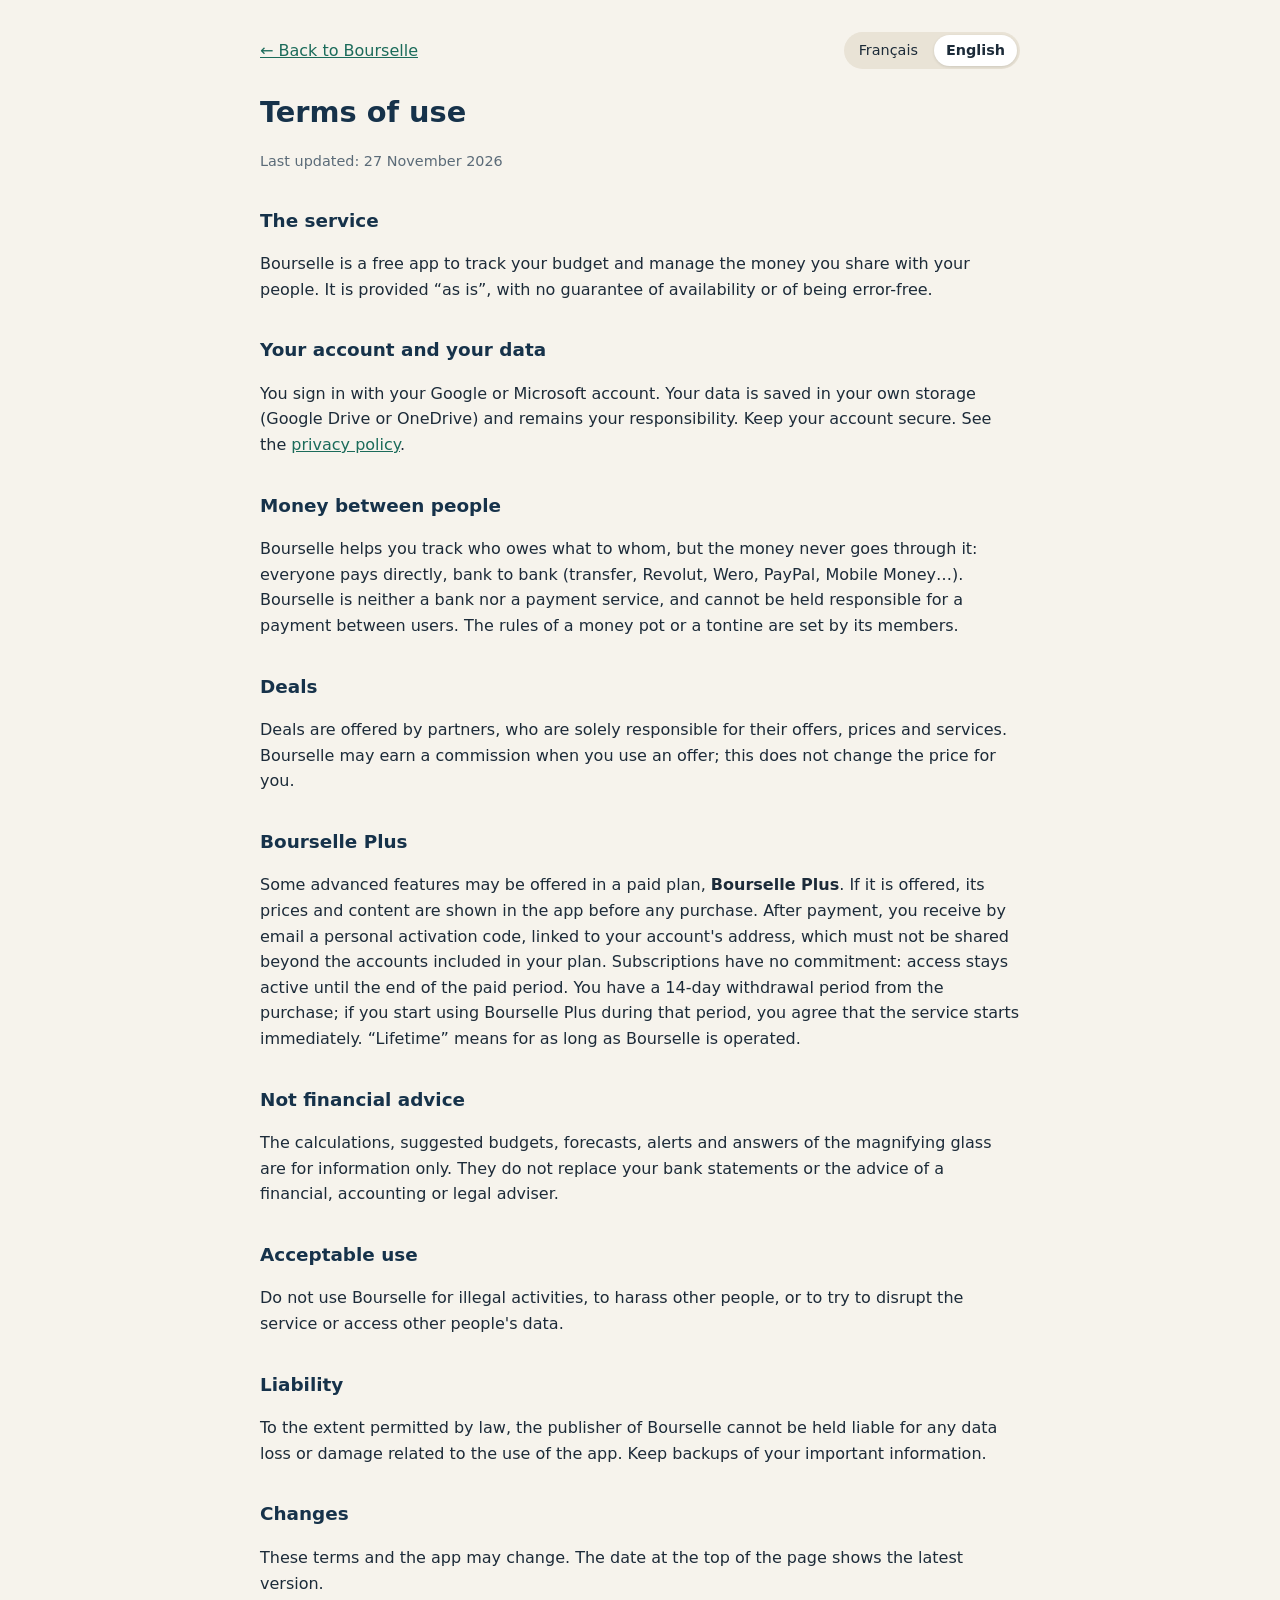
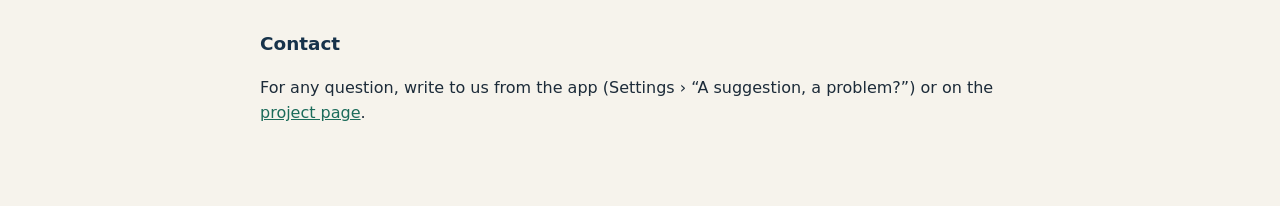
<file: conditions.html>
<!DOCTYPE html>
<html lang="fr">
<head>
<meta charset="utf-8">
<meta name="viewport" content="width=device-width, initial-scale=1">
<title>Conditions d'utilisation – Bourselle</title>
<link rel="icon" href="icons/favicon-32.png" sizes="32x32">
<style>
  body { font: 16px/1.6 system-ui, -apple-system, "Segoe UI", sans-serif; color: #1c2b39; background: #f6f3ec; margin: 0; }
  main { max-width: 760px; margin: 0 auto; padding: 32px 20px 64px; }
  h1 { font-size: 1.8rem; color: #16324a; margin-bottom: .2em; }
  h2 { font-size: 1.15rem; color: #16324a; margin-top: 1.8em; }
  a { color: #1b6b5a; }
  .muted { color: #5b6b78; font-size: .9rem; }
  .top { display: flex; justify-content: space-between; align-items: center; gap: 12px; margin-bottom: 20px; flex-wrap: wrap; }
  .langs { display: flex; gap: 4px; background: #e9e3d6; border-radius: 99px; padding: 3px; }
  .langs button { border: 0; background: none; font: inherit; font-size: .9rem; padding: 4px 12px; border-radius: 99px; cursor: pointer; color: #1c2b39; }
  .langs button[aria-pressed="true"] { background: #fff; font-weight: 600; box-shadow: 0 1px 3px rgba(0,0,0,.12); }
  [hidden] { display: none !important; }
</style>
</head>
<body>
<main>
<div class="top"><a class="back" href="./" data-fr="← Retour à Bourselle" data-en="← Back to Bourselle">← Retour à Bourselle</a>
<div class="langs" role="group" aria-label="Langue / Language"><button type="button" data-set="fr">Français</button><button type="button" data-set="en">English</button></div></div>
<div data-l="fr" lang="fr">
<h1>Conditions d'utilisation</h1>
<p class="muted">Dernière mise à jour : 27 novembre 2026</p>

<h2>Le service</h2>
<p>Bourselle est une application gratuite pour suivre son budget et gérer l'argent partagé entre proches. Elle est fournie « en l'état », sans garantie de disponibilité ni d'absence d'erreur.</p>

<h2>Ton compte et tes données</h2>
<p>Tu te connectes avec ton compte Google ou Microsoft. Tes données sont enregistrées dans ton propre espace de stockage (Google Drive ou OneDrive) et restent sous ta responsabilité. Pense à garder ton compte sécurisé. Voir la <a href="privacy.html">politique de confidentialité</a>.</p>

<h2>L'argent entre proches</h2>
<p>Bourselle aide à suivre qui doit quoi à qui, mais l'argent ne passe jamais par elle : chacun paie directement, de banque à banque (virement, Revolut, Wero, PayPal, Mobile Money…). Bourselle n'est ni une banque ni un service de paiement, et ne peut pas être tenue responsable d'un paiement entre utilisateurs. Les règles d'une cagnotte ou d'une tontine sont fixées par ses membres.</p>

<h2>Bons plans</h2>
<p>Les bons plans sont proposés par des partenaires, qui sont seuls responsables de leurs offres, de leurs prix et de leurs prestations. Bourselle peut toucher une commission quand tu profites d'une offre ; cela ne change pas le prix pour toi.</p>

<h2>Bourselle Plus</h2>
<p>Certaines fonctions avancées peuvent être proposées dans une offre payante, <strong>Bourselle Plus</strong>. Si elle est proposée, ses prix et son contenu sont affichés dans l'application avant tout achat. Après le paiement, tu reçois par e-mail un code d'activation personnel, lié à l'adresse de ton compte, qui ne doit pas être partagé en dehors des comptes prévus par ton offre. Les abonnements sont sans engagement : l'accès reste actif jusqu'à la fin de la période payée. Tu disposes d'un délai de rétractation de 14 jours à compter de l'achat ; si tu commences à utiliser Bourselle Plus pendant ce délai, tu acceptes que le service débute immédiatement. « À vie » signifie pour toute la durée d'exploitation de Bourselle.</p>

<h2>Pas un conseil financier</h2>
<p>Les calculs, budgets proposés, prévisions, alertes et réponses de la loupe sont indicatifs. Ils ne remplacent ni les relevés de ta banque, ni l'avis d'un conseiller financier, comptable ou juridique.</p>

<h2>Utilisation acceptable</h2>
<p>N'utilise pas Bourselle pour des activités illégales, pour harceler d'autres personnes, ni pour tenter de perturber le service ou d'accéder aux données d'autres personnes.</p>

<h2>Responsabilité</h2>
<p>Dans la limite permise par la loi, l'éditeur de Bourselle ne pourra être tenu responsable d'une perte de données ou d'un préjudice lié à l'utilisation de l'application. Conserve des sauvegardes de tes informations importantes.</p>

<h2>Évolutions</h2>
<p>Ces conditions et l'application peuvent évoluer. La date de mise à jour en haut de page indique la dernière version.</p>

<h2>Contact</h2>
<p>Pour toute question, écris-nous depuis l'app (Paramètres › « Une suggestion, un problème ? ») ou sur la <a href="https://github.com/pataush/bourselle/issues" target="_blank" rel="noopener">page du projet</a>.</p>
</div>

<div data-l="en" lang="en" hidden>
<h1>Terms of use</h1>
<p class="muted">Last updated: 27 November 2026</p>

<h2>The service</h2>
<p>Bourselle is a free app to track your budget and manage the money you share with your people. It is provided “as is”, with no guarantee of availability or of being error-free.</p>

<h2>Your account and your data</h2>
<p>You sign in with your Google or Microsoft account. Your data is saved in your own storage (Google Drive or OneDrive) and remains your responsibility. Keep your account secure. See the <a href="privacy.html?lang=en">privacy policy</a>.</p>

<h2>Money between people</h2>
<p>Bourselle helps you track who owes what to whom, but the money never goes through it: everyone pays directly, bank to bank (transfer, Revolut, Wero, PayPal, Mobile Money…). Bourselle is neither a bank nor a payment service, and cannot be held responsible for a payment between users. The rules of a money pot or a tontine are set by its members.</p>

<h2>Deals</h2>
<p>Deals are offered by partners, who are solely responsible for their offers, prices and services. Bourselle may earn a commission when you use an offer; this does not change the price for you.</p>

<h2>Bourselle Plus</h2>
<p>Some advanced features may be offered in a paid plan, <strong>Bourselle Plus</strong>. If it is offered, its prices and content are shown in the app before any purchase. After payment, you receive by email a personal activation code, linked to your account's address, which must not be shared beyond the accounts included in your plan. Subscriptions have no commitment: access stays active until the end of the paid period. You have a 14-day withdrawal period from the purchase; if you start using Bourselle Plus during that period, you agree that the service starts immediately. “Lifetime” means for as long as Bourselle is operated.</p>

<h2>Not financial advice</h2>
<p>The calculations, suggested budgets, forecasts, alerts and answers of the magnifying glass are for information only. They do not replace your bank statements or the advice of a financial, accounting or legal adviser.</p>

<h2>Acceptable use</h2>
<p>Do not use Bourselle for illegal activities, to harass other people, or to try to disrupt the service or access other people's data.</p>

<h2>Liability</h2>
<p>To the extent permitted by law, the publisher of Bourselle cannot be held liable for any data loss or damage related to the use of the app. Keep backups of your important information.</p>

<h2>Changes</h2>
<p>These terms and the app may change. The date at the top of the page shows the latest version.</p>

<h2>Contact</h2>
<p>For any question, write to us from the app (Settings › “A suggestion, a problem?”) or on the <a href="https://github.com/pataush/bourselle/issues" target="_blank" rel="noopener">project page</a>.</p>
</div>

</main>
<script>
// Langue : ?lang=en dans l'adresse, sinon celle choisie dans l'appli, sinon celle du téléphone
(function () {
  var q = new URLSearchParams(location.search).get("lang"), l = q;
  if (l !== "fr" && l !== "en") { try { l = localStorage.getItem("bourselle-lang"); } catch (e) {} }
  if (l !== "fr" && l !== "en") l = (navigator.language || "fr").toLowerCase().indexOf("fr") === 0 ? "fr" : "en";
  function set(v) {
    document.documentElement.lang = v;
    document.querySelectorAll("[data-l]").forEach(function (e) { e.hidden = e.getAttribute("data-l") !== v; });
    document.querySelectorAll("[data-set]").forEach(function (b) { b.setAttribute("aria-pressed", String(b.getAttribute("data-set") === v)); });
    document.querySelectorAll("[data-fr]").forEach(function (e) { e.textContent = e.getAttribute("data-" + v); });
    document.title = document.querySelector('[data-l="' + v + '"] h1').textContent + " – Bourselle";
  }
  document.querySelectorAll("[data-set]").forEach(function (b) { b.onclick = function () { set(b.getAttribute("data-set")); }; });
  set(l);
})();
</script>
</body>
</html>
</file>
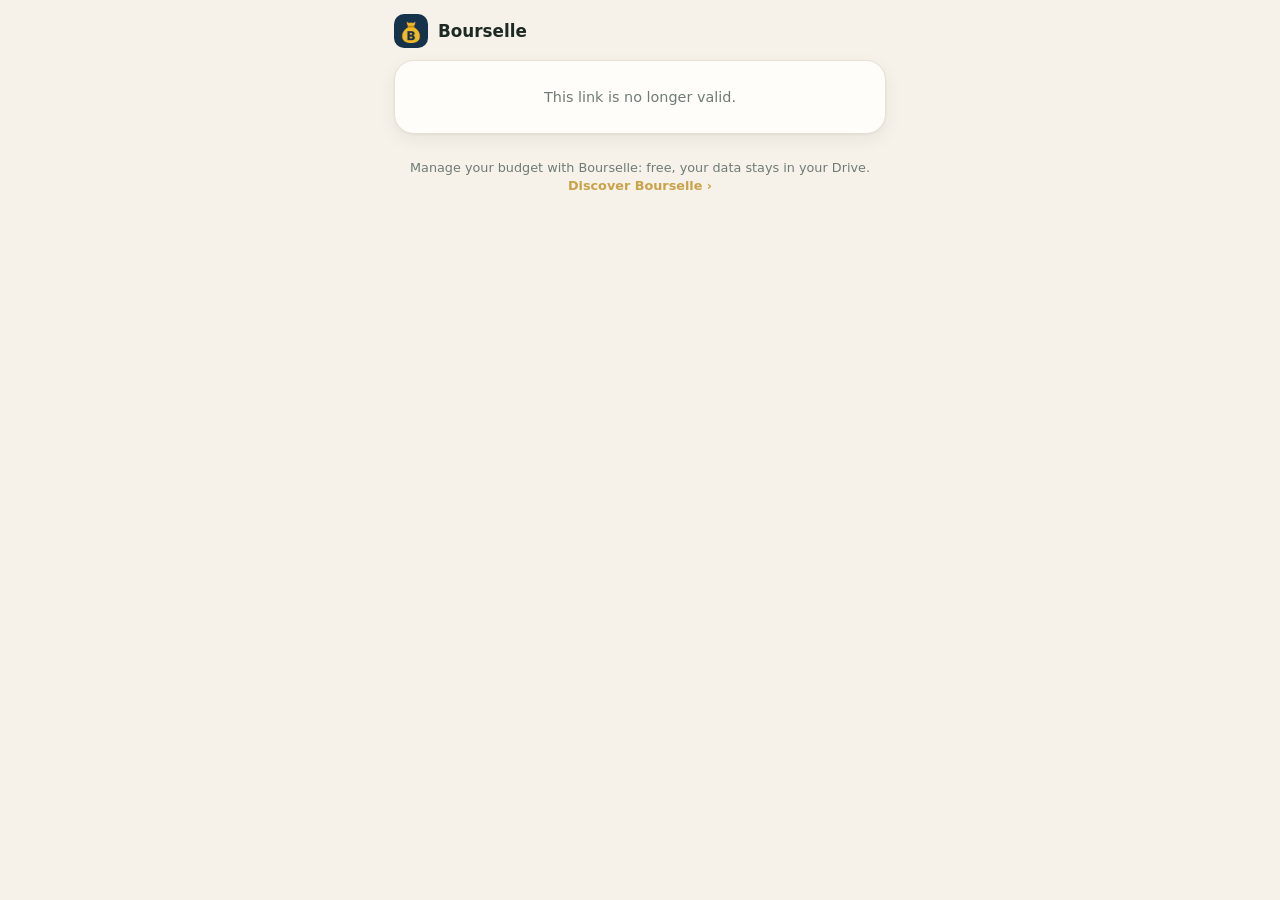
<file: g.html>
<!DOCTYPE html>
<html lang="fr">
<head>
<meta charset="utf-8">
<meta name="viewport" content="width=device-width, initial-scale=1, viewport-fit=cover">
<meta name="robots" content="noindex">
<meta name="theme-color" content="#1f6b4b">
<title>Bourselle</title>
<link rel="icon" href="icons/favicon-32.png">
<link rel="stylesheet" href="style.css">
<style>
  body { margin: 0; min-height: 100vh; }
  .gp { max-width: 520px; margin: 0 auto; padding: calc(14px + env(safe-area-inset-top)) 14px 40px; display: flex; flex-direction: column; gap: 12px; }
  .gp-top { display: flex; align-items: center; gap: 10px; }
  .gp-top img { width: 34px; height: 34px; border-radius: 10px; }
  .gp-top b { font-size: 1.05rem; } .gp-top span { margin-left: auto; font-size: .78rem; color: var(--muted); }
  .gp-hero { background: linear-gradient(135deg, #1f6b4b, #154d36); color: #fff; border-radius: 22px; padding: 18px; }
  .gp-hero h1 { margin: 0 0 4px; font-size: 1.25rem; } .gp-hero .cap { opacity: .8; font-size: .85rem; }
  .gp-hero .big { font-size: 2rem; font-weight: 700; margin-top: 6px; }
  .gp-row { display: flex; justify-content: space-between; align-items: center; gap: 8px; padding: 9px 0; border-bottom: 1px solid var(--line); }
  .gp-row:last-child { border-bottom: 0; }
  .gp-row small { display: block; color: var(--muted); font-size: .78rem; }
  .gp-acts { display: flex; gap: 6px; flex-wrap: wrap; justify-content: flex-end; }
  .gp-acts .btn { padding: 7px 11px; font-size: .82rem; }
  .card h2 { margin: 0 0 8px; font-size: 1rem; }
  .gp label { display: block; font-size: .8rem; color: var(--muted); margin: 10px 0 4px; }
  .gp input[type=text], .gp input[type=date], .gp input[inputmode] { width: 100%; box-sizing: border-box; border: 1px solid var(--line); background: var(--surface); border-radius: 12px; padding: 10px 12px; }
  .gp input:not([type]), .gp input[type=email], .gp textarea { width: 100%; box-sizing: border-box; border: 1px solid var(--line); background: var(--surface); border-radius: 12px; padding: 10px 12px; font: inherit; color: inherit; }
  .gp-tiles { display: grid; grid-template-columns: 1fr 1fr; gap: 8px; } .gp-tiles div { background: var(--bg, #f4f1ea); border-radius: 12px; padding: 10px; } .gp-tiles b { display: block; font-size: 1.4rem; } .gp-tiles small { color: var(--muted); }
  .gp-wk { width: 100%; border-collapse: collapse; font-size: .86rem; } .gp-wk th, .gp-wk td { text-align: right; padding: 5px 4px; border-bottom: 1px solid var(--line, #e7e2d8); } .gp-wk th:first-child, .gp-wk td:first-child { text-align: left; }
  .gp-bar { display: inline-block; height: 6px; width: calc(var(--w) * .5); max-width: 50px; background: #1f6b4b; border-radius: 3px; margin-right: 4px; vertical-align: middle; }
  .gq-go { width: 100%; font-size: 1.15rem; padding: 14px; }
  .gq-msgs { display: flex; flex-direction: column; gap: 8px; max-height: 60vh; overflow-y: auto; } .gq-m { max-width: 88%; } .gq-m.me { align-self: flex-end; text-align: right; } .gq-m small { color: var(--muted, #6b7c8c); font-size: .72rem; }
  .gq-b { display: inline-block; background: #fff; border: 1px solid #e7e2d8; border-radius: 14px; padding: 7px 11px; text-align: left; } .gq-m.me .gq-b { background: #1f6b4b; color: #fff; }
  .gq-card { background: #fff; border: 1.5px solid #e9cf86; border-radius: 14px; padding: 9px 11px; text-align: left; } .gq-row { display: flex; gap: 6px; align-items: center; margin-top: 6px; flex-wrap: wrap; } .gq-row input { flex: 1; }
  .gq-sys { text-align: center; font-size: .74rem; color: #6b7c8c; margin: 0; } .gq-in { display: flex; gap: 6px; margin-top: 10px; } .gq-in input { flex: 1; }
  .gq-pl { display: block; width: 100%; text-align: left; margin-top: 6px; } .gq-join { border: 1.5px solid #1f6b4b; }
  .gp select { width: 100%; border: 1px solid var(--line); background: var(--surface); border-radius: 12px; padding: 10px 12px; }
  .gp .chk { display: flex; flex-wrap: wrap; gap: 6px; }
  .gp .chk label { margin: 0; display: inline-flex; align-items: center; gap: 6px; border: 1px solid var(--line); border-radius: 999px; padding: 6px 11px; color: var(--ink); font-size: .85rem; }
  .pos { color: var(--good, #1f8a5b); } .neg { color: var(--bad, #c43c33); }
  .gp-toast { position: fixed; left: 50%; bottom: calc(20px + env(safe-area-inset-bottom)); transform: translateX(-50%); background: #16241d; color: #fff; padding: 10px 16px; border-radius: 12px; font-size: .88rem; opacity: 0; transition: opacity .2s; pointer-events: none; max-width: 90vw; }
  .gp-toast.on { opacity: 1; }
  .gp-cta { text-align: center; } .gp-cta a { color: var(--gold); font-weight: 600; text-decoration: none; }
  .hide { display: none !important; }
  .gp-exp { width: 100%; text-align: left; background: none; border: 0; padding: 0; color: inherit; font: inherit; cursor: pointer; }
  .ge-badges { display: flex; gap: 6px; margin-top: 4px; } .ge-badge { font-size: .72rem; color: var(--muted); background: rgba(120,130,125,.14); border-radius: 999px; padding: 2px 8px; }
  .gp-photo img { width: 100%; max-height: 360px; object-fit: contain; border-radius: 12px; background: #fff; border: 1px solid var(--line); cursor: zoom-in; }
  .ge-c-old { background: rgba(31,107,75,.07); border-radius: 12px; padding: 8px 10px; font-size: .88rem; margin-bottom: 8px; }
  .ge-c small { color: var(--muted); } .ge-c p { margin: 3px 0 0; white-space: pre-wrap; word-break: break-word; }
  .ge-cnew { display: flex; gap: 8px; } .ge-cnew input { flex: 1; min-width: 0; }
  .ph-view { position: fixed; inset: 0; z-index: 9999; background: rgba(0,0,0,.88); display: grid; place-items: center; padding: 16px; }
  .ph-view img { max-width: 100%; max-height: 100%; border-radius: 8px; }
.gp-ok{font-size:1.1rem;font-weight:800;color:#1f8a5b;margin:0 0 4px}
  .pay-pick.pm-pp { border-color: #0070ba; background: #eef6fc; } .pay-pick.pm-pp b { color: #0070ba; }
  .pay-pick.pm-wero { border-color: #f5c400; background: #fff8d6; } .pay-pick.pm-wero b { color: #8a6d00; }
  .pay-pick.pm-rev { border-color: #191c1f; }
</style>
</head>
<body>
<main class="gp" id="gp">
  <div class="gp-top"><img src="icons/icon-192.png" alt=""><b>Bourselle</b><span id="gpLang"></span></div>
  <div class="card"><div class="empty" id="gpLoad">…</div></div>
</main>
<div class="gp-toast" id="gpToast"></div>
<script src="config.js"></script>
<script src="qr.js"></script>
<script src="pay.js"></script>
<script src="deal-ui.js"></script>
<script>
(() => {
  const EN = !/^fr\b/i.test(navigator.language || "fr");
  const D = {
    "Chargement…": "Loading…", "Ce lien n'est plus valable.": "This link is no longer valid.", "Connexion impossible. Réessaie dans un instant.": "Can't connect. Try again in a moment.",
    "Qui es-tu ?": "Who are you?", "Choisis ton nom pour voir ce que tu dois.": "Pick your name to see what you owe.", "Changer": "Change",
    "On te doit": "You are owed", "Tu dois": "You owe", "Tu es quitte": "You're all square", "Total du groupe": "Group total",
    "Qui doit à qui": "Who owes whom", "Tout le monde est quitte.": "Everyone is square.", "Payer": "Pay", "J'ai payé": "I've paid",
    "Dépenses": "Expenses", "Aucune dépense.": "No expenses yet.", "payé par": "paid by", "a remboursé": "paid back",
    "Ajouter une dépense": "Add an expense", "Quoi ?": "What?", "ex. Courses, Restaurant": "e.g. Groceries, Restaurant", "Montant": "Amount", "Date": "Date", "Payé par": "Paid by", "Pour qui ?": "For whom?",
    "Ajouter": "Add", "Annuler": "Cancel", "Dépense ajoutée": "Expense added", "Remboursement enregistré": "Payment recorded",
    "Indique ce qui a été payé": "Say what was paid for", "Montant invalide": "Invalid amount", "Choisis au moins une personne": "Pick at least one person",
    "Gère ton budget avec Bourselle : gratuit, tes données restent dans ton Drive.": "Manage your budget with Bourselle: free, your data stays in your Drive.", "Découvrir Bourselle": "Discover Bourselle",
    "pour": "for", "tout le monde": "everyone", "Copié": "Copied", "moi": "me",
    "À payer": "To pay", "Bénéficiaire": "Payee", "Copier": "Copy", "Motif": "Reference", "Payer avec PayPal": "Pay with PayPal", "Composer {x}": "Dial {x}", "Scanne ce QR code depuis l'appli Wero ou celle de ta banque.": "Scan this QR code from the Wero app or your bank's app.", "Ouvrir l'appli Wero": "Open the Wero app", "Ou ouvre l'appli de ta banque, rubrique Wero, et envoie le montant à ce numéro ou cet e-mail.": "Or open your bank's app, Wero section, and send the amount to this number or email.", "Ou ouvre l'appli de ta banque, rubrique Wero, et scanne le QR code.": "Or open your bank's app, Wero section, and scan the QR code.", "Ouvrir PayPal": "Open PayPal", "Dans PayPal, choisis « Envoyer » et colle cet e-mail ou ce numéro.": "In PayPal, choose “Send” and paste this email or number.", "Copier le code": "Copy the code", "Le code s'ouvre dans ton téléphone : suis les étapes de ton opérateur. Sur iPhone, compose-le toi-même si le bouton ne marche pas.": "The code opens in your phone: follow your operator's steps. On iPhone, dial it yourself if the button doesn't work.", "Ton nom PayPal.me (le plus pratique)": "Your PayPal.me name (easiest)", "Ou l'e-mail / le téléphone de ton compte PayPal": "Or your PayPal account email / phone", "Avec PayPal.me, le montant est déjà rempli. Sinon, la personne colle ton e-mail dans PayPal.": "With PayPal.me, the amount is pre-filled. Otherwise, they paste your email into PayPal.", "Code pour envoyer de l'argent (facultatif)": "Code to send money (optional)", "Ceux qui te paient pourront le composer d'un geste.": "People paying you can dial it in one tap.", "Dans l'appli Wero ou celle de ta banque (rubrique Wero), affiche ton QR code, fais une capture d'écran et choisis-la ici.": "In the Wero app or your bank's app (Wero section), show your QR code, take a screenshot and choose it here.", "Indique ton numéro, ton e-mail ou ajoute ton QR code Wero": "Enter your number, your email or add your Wero QR code", "Indique ton PayPal.me ou l'e-mail de ton compte": "Enter your PayPal.me or your account email", "{x} te demande": "{x} is asking you for", "Payé et confirmé. Merci !": "Paid and confirmed. Thank you!", "C'est noté !": "Got it!", "{x} confirmera dès que l'argent sera arrivé.": "{x} will confirm as soon as the money arrives.", "J'ai Bourselle : ouvrir dans l'appli": "I have Bourselle: open in the app", "Règle-le comme d'habitude, puis appuie sur « J'ai payé ».": "Pay as usual, then tap “I've paid”.", "Une fois payé": "Once paid", "Ton prénom": "Your first name", "ex. Marc": "e.g. Mark", "J'ai payé {x}": "I've paid {x}", "Cette demande n'existe plus.": "This request no longer exists.", "{x} te paie": "{x} is paying you", "Réception confirmée. Merci !": "Receipt confirmed. Thank you!", "{x} est prévenu.": "{x} has been notified.", "{x} indique t'avoir payé.": "{x} says they've paid you.", "{x} va te payer.": "{x} is going to pay you.", "Confirme seulement quand l'argent est bien arrivé sur ton compte.": "Only confirm once the money has actually reached your account.", "J'ai bien reçu {x}": "I've received {x}", "Choisis comment payer": "Choose how to pay", "Comment payer": "How to pay", "Ouvrir {x}": "Open {x}", "le lien de paiement": "the payment link", "Virement": "Bank transfer", "Le lien s'ouvre dans l'appli concernée si elle est installée, sinon dans le navigateur.": "The link opens in the right app if it's installed, otherwise in your browser.", "S'ouvre dans l'appli {x} si elle est installée, sinon sur le site.": "Opens in the {x} app if it's installed, otherwise on the website.", "Tu paies depuis un autre téléphone ? Scanne ce QR code.": "Paying from another phone? Scan this QR code.", "Paiement rapide": "Quick payment", "Virement bancaire": "Bank transfer", "Lien de paiement": "Payment link", "Dans l'appli de ta banque, ouvre Wero et envoie le montant à ce numéro ou cet e-mail.": "In your bank's app, open Wero and send the amount to this number or email.", "Ouvrir son lien de paiement": "Open their payment link", "Sur Bourselle": "On Bourselle", "L'ajouter à mes proches": "Add to my people", "Tu as Bourselle ? Il rejoint tes proches : vous pourrez partager des dépenses et vous payer en un geste.": "Got Bourselle? They join your people: share expenses and pay each other in one tap.", "Lui envoyer de l'argent": "Send them money", "Montant (facultatif)": "Amount (optional)", "Devenir partenaire": "Become a partner", "Proposez vos promotions et vos offres de groupe à des gens qui organisent leurs sorties, voyages et achats ensemble.": "Offer your promotions and group deals to people who plan outings, trips and purchases together.", "Comment ça marche": "How it works", "Vous fixez une réduction ou des paliers (par exemple -10 % à partir de 5 personnes, -15 % à 10). Les utilisateurs se regroupent dans Bourselle ; une fois le palier atteint, chacun reçoit votre code et achète directement sur votre site.": "You set a discount or tiers (e.g. -10% from 5 people, -15% at 10). Users group up in Bourselle; once a tier is reached, each gets your code and buys directly on your site.", "Marque / entreprise": "Brand / company", "Votre nom": "Your name", "E-mail professionnel": "Work email", "Site web": "Website", "Votre offre": "Your offer", "ex. -15 % pour un groupe de 10 personnes sur nos séjours": "e.g. -15% for a group of 10 on our trips", "C'est une offre de groupe": "It's a group offer", "Envoyer": "Send", "Super ! Ton prénom ?": "Great! Your first name?", "Ton prénom ?": "Your first name?", "Pour que les autres sachent qui vient. Pas de compte, rien à installer.": "So the others know who's coming. No account, nothing to install.", "C'est parti": "Let's go", "Invitation": "Invitation", "Une sortie entre proches": "An outing together", "J'y vais": "I'm going", "Y vont :": "Going:", "Sois le premier à répondre !": "Be the first to answer!", "sur": "of", "partants": "in", "Finalement, je ne peux pas": "Actually, I can't make it", "Ton code": "Your code", "On cotise": "We chip in", "ta part": "your share", "Ta part est reçue.": "Your share was received.", "Tu as payé : l'organisateur confirmera à réception.": "You've paid: the organiser will confirm on receipt.", "Paie l'organisateur comme d'habitude (virement, espèces…), puis confirme ici.": "Pay the organiser as usual (transfer, cash…), then confirm here.", "J'ai payé ma part": "I've paid my share", "Discussion": "Chat", "Quelles dates vous arrangent ?": "Which dates suit you?", "choisie": "chosen", "Écris un message…": "Write a message…", "Proposer un autre lieu (nom, ville)": "Suggest another place (name, city)", "Organise ta propre sortie": "Organise your own outing", "Crée ton compte en 1 clic (Google ou Microsoft) : tes participations sont reprises, et tu retrouves cette discussion dans l'appli.": "Create your account in 1 click (Google or Microsoft): your participation carries over and you'll find this chat in the app.", "Créer mon compte": "Create my account", "C'est noté : tu y vas !": "Noted: you're going!", "Merci ! L'organisateur confirmera à réception.": "Thanks! The organiser will confirm on receipt.", "Cette invitation n'est plus valable.": "This invitation is no longer valid.", "Saisir mon offre complète (facultatif, plus rapide)": "Enter my full offer (optional, faster)", "Elle arrive chez Bourselle en brouillon : nous la vérifions et la publions.": "It reaches Bourselle as a draft: we check and publish it.", "Titre de l'offre": "Offer title", "ex. -15 % pour une table de 8": "e.g. -15% for a table of 8", "Catégorie": "Category", "Code promo (facultatif)": "Promo code (optional)", "Paliers : nombre de personnes et réduction": "Tiers: number of people and discount", "pers.": "ppl", "code": "code", "Créneaux (facultatif)": "Time slots (optional)", "Les clients réservent un créneau, je confirme": "Customers book a slot, I confirm", "Vos résultats": "Your results", "vues": "views", "clics vers votre site": "clicks to your site", "personnes partantes": "people in", "réservations": "bookings", "avis": "reviews", "Par semaine": "By week", "Semaine": "Week", "Vues": "Views", "Clics": "Clicks", "Partants": "In", "Résa.": "Bookings", "Les chiffres apparaîtront ici dès que votre offre sera vue.": "Figures will appear here as soon as your offer is seen.", "Derniers avis": "Latest reviews", "À traiter": "To handle", "à traiter": "to handle", "Confirmée ✓": "Confirmed ✓", "Refusée": "Declined", "Annulée par le client": "Cancelled by the customer", "Réservations": "Bookings", "Espace commerçant": "Merchant space", "personnes": "people", "personne": "person", "Confirmer": "Confirm", "Refuser": "Decline", "Pas encore de demande. Elles arriveront ici : gardez cette page en favori.": "No requests yet. They'll arrive here: bookmark this page.", "Actualiser": "Refresh", "Ce lien est personnel : il permet de gérer vos réservations. Ne le partagez pas.": "This link is personal: it manages your bookings. Don't share it.", "Un mot pour le client (facultatif)": "A note for the customer (optional)", "Réservation confirmée": "Booking confirmed", "Réservation refusée": "Booking declined", "Ce lien commerçant n'est plus valable.": "This merchant link is no longer valid.", "Ville (si vous avez une boutique)": "City (if you have a shop)", "ex. Lyon": "e.g. Lyon", "Merci ! Nous revenons vers vous rapidement.": "Thank you! We'll get back to you soon.",
    "Scanne ce QR code avec l'appli de ta banque : le virement est déjà rempli.": "Scan this QR code with your banking app: the transfer is pre-filled.",
    "Payer {x}": "Pay {x}", "{x} n'a pas encore indiqué comment le payer : règle-le comme d'habitude, puis appuie sur « J'ai payé ».": "{x} hasn't added payment details yet: pay them as usual, then tap “I've paid”.",
    "Une fois le paiement fait, appuie sur « J'ai payé » pour prévenir le groupe.": "Once you've paid, tap “I've paid” to let the group know.",
    "Lien de paiement introuvable.": "Payment link not found.", "Lien copié": "Link copied", "Mobile Money": "Mobile Money", "Scanne ce QR code avec ton appli {x}.": "Scan this QR code with your {x} app.", "Envoie le montant depuis ton appli {x} à ce numéro.": "Send the amount from your {x} app to this number.", "Ticket": "Receipt", "Ajouter le ticket": "Add the receipt", "Envoi du ticket…": "Uploading the receipt…", "Ticket ajouté": "Receipt added",
    "Commentaires": "Comments", "Aucun commentaire.": "No comments yet.", "Écrire un commentaire…": "Write a comment…", "Envoyer": "Send", "Ville (si vous avez une boutique)": "City (if you have a shop)", "ex. Lyon": "e.g. Lyon", "‹ Retour": "‹ Back", "ticket": "receipt",
    "Image illisible": "Unreadable image", "Image trop lourde": "Image too large", "Photo du ticket (facultatif)": "Receipt photo (optional)", "Chargement…": "Loading…", "Pour payer {x}": "To pay {x}", "Envoyé par {x}": "Sent by {x}",
  };
  const t = (s, x) => { let r = EN && D[s] ? D[s] : s; return x != null ? r.replace("{x}", x) : r; };
  document.documentElement.lang = EN ? "en" : "fr";
  const API = ((window.APP_CONFIG || {}).plus || {}).api || "";
  const $ = id => document.getElementById(id), main = $("gp");
  const esc = s => String(s ?? "").replace(/[&<>"']/g, c => ({ "&": "&amp;", "<": "&lt;", ">": "&gt;", '"': "&quot;", "'": "&#39;" }[c]));
  let toastT; const toast = m => { const el = $("gpToast"); el.textContent = t(m); el.classList.add("on"); clearTimeout(toastT); toastT = setTimeout(() => el.classList.remove("on"), 2600); };
  const hash = new URLSearchParams(location.hash.slice(1));
  const top = main.firstElementChild.outerHTML;
  const cta = `<p class="hint gp-cta">${esc(t("Gère ton budget avec Bourselle : gratuit, tes données restent dans ton Drive."))}<br><a href="./">${esc(t("Découvrir Bourselle"))} ›</a></p>`;
  const fail = m => { main.innerHTML = top + `<div class="card"><div class="empty">${esc(t(m))}</div></div>` + cta; };
  const today = () => { const d = new Date(); return new Date(d.getTime() - d.getTimezoneOffset() * 60000).toISOString().slice(0, 10); };
  const fdate = d => { const [y, m, j] = d.split("-"); return EN ? `${j}/${m}/${y}` : `${j}/${m}/${y}`; };
  async function api(path, body) {
    const r = await fetch(API + path, body ? { method: "POST", headers: { "content-type": "application/json" }, body: JSON.stringify(body) } : {});
    const j = await r.json().catch(() => ({})); if (!r.ok) { const e = new Error(j.error || "erreur"); e.status = r.status; throw e; } return j;
  }
  // ---------- Lien de paiement : #p=jeton&a=montant&c=devise&n=motif ----------
  async function payPage() {
    try {
      const j = await api("/p/" + hash.get("p")), p = j.pay, amount = Number(hash.get("a")) || 0, cur = (hash.get("c") || "EUR").toUpperCase(), note = hash.get("n") || "";
      const money = v => new Intl.NumberFormat(EN ? "en-GB" : "fr-FR", { style: "currency", currency: cur }).format(v);
      document.title = t("Pour payer {x}", p.name || "") + " · Bourselle";
      main.innerHTML = top + `<div class="gp-hero"><div class="cap">${esc(t("Pour payer {x}", ""))}</div><h1>${esc(p.name || "")}</h1>${amount ? `<div class="big">${esc(money(amount))}</div>` : ""}</div>
        <div class="card">${PAY.html(p, amount, cur, note, t, money)}</div>` + cta;
      PAY.bind(main, toast);
    } catch (e) { fail(e.status === 404 ? "Lien de paiement introuvable." : "Connexion impossible. Réessaie dans un instant."); }
  }
  // ---------- Invité sans l'appli dans une discussion : #c=discussion.clé ----------
  // D'abord un gros « J'y vais », le prénom après. On se souvient de la personne (sur cet appareil).
  async function guestChatPage() {
    const k = hash.get("c"), path = "/c/" + k, LS = "bourselle-guest-" + k.split(".")[0];
    let id = null; try { id = JSON.parse(localStorage.getItem(LS) || "null"); } catch (e) {}
    const q = () => id ? `?gid=${id.gid}&gk=${id.gk}` : "";
    const money = (v, c) => new Intl.NumberFormat(EN ? "en-GB" : "fr-FR", { style: "currency", currency: c || "EUR" }).format(v);
    const ddFmt = x => new Date(x).toLocaleDateString(EN ? "en-GB" : "fr-FR", { weekday: "short", day: "numeric", month: "short" }) + " · " + x.slice(11).replace(":", " h ");
    const mapsUrl = p => p.lat && p.lon ? `https://www.google.com/maps/search/?api=1&query=${p.lat},${p.lon}` : `https://www.google.com/maps/search/?api=1&query=${encodeURIComponent(p.name + " " + (p.addr || ""))}`;
    let J = null, pendingYes = false;
    const post = async body => { J = await api(path, { ...(id || {}), ...body }); return J; };
    const askName = (yes) => new Promise(res => {
      const box = document.createElement("div"); box.className = "card"; box.innerHTML = `<h2>${esc(t(yes ? "Super ! Ton prénom ?" : "Ton prénom ?"))}</h2><p class="hint">${esc(t("Pour que les autres sachent qui vient. Pas de compte, rien à installer."))}</p><input id="gqName" maxlength="30" autocomplete="given-name"><button class="btn primary" id="gqGo" style="width:100%;margin-top:10px">${esc(t("C'est parti"))}</button>`;
      main.querySelector("#gqTop").after(box); box.scrollIntoView({ block: "center" }); setTimeout(() => $("gqName").focus(), 100);
      $("gqGo").onclick = async () => { const name = $("gqName").value.trim(); if (!name) return; try { const r = await api(path, { action: "join", name, rsvp: !!yes }); id = r; try { localStorage.setItem(LS, JSON.stringify(r)); } catch (e) {} res(true); } catch (e) { toast(e.message); } };
    });
    const ensureMe = async yes => { if (id) return true; await askName(yes); return true; };
    const draw = () => {
      const c = J.chat, me = J.me, place = [...c.msgs].reverse().find(m => m.kind === "place"), going = c.myRsvp === "yes";
      document.title = (c.title || t("Invitation")) + " · Bourselle";
      main.innerHTML = top + `<div class="gp-hero" id="gqTop"><div class="cap">${esc(t("Invitation"))}</div><h1>${esc(J.offer ? `${J.offer.emoji} ${J.offer.partner}` : c.title || t("Une sortie entre proches"))}</h1>
          <div class="cap">${[J.offer ? J.offer.title : "", place ? "📍 " + place.place.name : "", J.when ? "📅 " + J.when : ""].filter(Boolean).map(esc).join(" · ")}</div></div>
        <div class="card" style="text-align:center"><button class="btn ${going ? "" : "primary"} gq-go" id="gqYes">${going ? "✓ " + esc(t("J'y vais")) : "🙋 " + esc(t("J'y vais"))}</button>
          <p class="hint" style="margin:8px 0 0">${c.rsvp.length ? esc(t("Y vont :")) + " " + c.rsvp.map(esc).join(", ") : esc(t("Sois le premier à répondre !"))}</p>
          ${J.squad ? `<p style="margin:8px 0 0"><b>${J.squad.in} ${esc(t("sur"))} ${J.squad.n}</b> ${esc(t("partants"))}${J.squad.reached ? " 🎉" : ""}</p>` : ""}
          ${going ? `<button class="linkbtn" id="gqNo">${esc(t("Finalement, je ne peux pas"))}</button>` : ""}</div>
        ${J.offer && J.offer.code ? `<div class="card"><h2>🎁 ${esc(t("Ton code"))}</h2><p style="font-size:1.4rem;font-weight:800;letter-spacing:.06em;margin:0">${esc(J.offer.code)}</p></div>` : ""}
        ${J.act ? `<div class="card"><h2>${esc(J.act.emoji || "💰")} ${esc(J.act.title)}</h2><p>${esc(t("On cotise"))} ${esc(money(J.act.budget, J.act.cur))} · ${esc(t("ta part"))} <b>${esc(money(J.act.share, J.act.cur))}</b></p>
          ${J.act.st === "ok" ? `<p>✓ ${esc(t("Ta part est reçue."))}</p>` : J.act.st === "sent" ? `<p class="hint">${esc(t("Tu as payé : l'organisateur confirmera à réception."))}</p>` : `${J.act.pay ? `<div id="gqPay"></div>` : `<p class="hint">${esc(t("Paie l'organisateur comme d'habitude (virement, espèces…), puis confirme ici."))}</p>`}<button class="btn primary" id="gqPaid" style="width:100%;margin-top:10px">${esc(t("J'ai payé ma part"))}</button>`}</div>` : ""}
        <div class="card"><h2>${esc(t("Discussion"))}</h2><div class="gq-msgs">${c.msgs.map(m => m.from === "sys" ? `<p class="gq-sys">${esc(m.text)}</p>`
          : m.kind === "place" ? `<div class="gq-m ${m.mine ? "me" : ""}"><small>${esc(m.fromName)}</small><div class="gq-card">📍 <b>${esc(m.place.name)}</b>${m.place.addr ? `<br><small>${esc(m.place.addr)}</small>` : ""}<div class="gq-row"><button class="btn" data-v="${esc(m.id)}">👍 ${Object.keys(m.votes || {}).length}</button><a class="btn" href="${esc(mapsUrl(m.place))}" target="_blank" rel="noopener">🗺️ Maps</a></div></div></div>`
          : m.kind === "dates" ? `<div class="gq-m ${m.mine ? "me" : ""}"><small>${esc(m.fromName)}</small><div class="gq-card">📅 <b>${esc(m.dates.title || t("Quelles dates vous arrangent ?"))}</b>${m.dates.opts.map((x, i) => { const mine = me && (m.picks || {})["g:" + me.gid] && m.picks["g:" + me.gid].includes(i), n = Object.values(m.picks || {}).filter(l => (l || []).includes(i)).length; return `<div class="gq-row"><button class="btn${mine ? " primary" : ""}" data-pk="${esc(m.id)}" data-i="${i}">${mine ? "☑" : "☐"} ${esc(ddFmt(x))}</button><small>${n} ✓${m.chosen === i ? " · ✅ " + esc(t("choisie")) : ""}</small></div>`; }).join("")}</div></div>`
          : m.kind === "idea" ? `<div class="gq-m ${m.mine ? "me" : ""}"><small>${esc(m.fromName)}</small><div class="gq-card">💡 <b>${esc(m.idea.title)}</b>${m.idea.budget ? ` · ${esc(money(m.idea.budget, m.idea.cur))}` : ""}</div></div>`
          : m.kind ? "" : `<div class="gq-m ${m.mine ? "me" : ""}"><small>${esc(m.fromName)}</small><div class="gq-b">${esc(m.text || "")}</div></div>`).join("")}</div>
          <div class="gq-in"><input id="gqText" maxlength="500" placeholder="${esc(t("Écris un message…"))}"><button class="btn primary" id="gqSend">➤</button></div>
          <div class="gq-row" style="margin-top:8px"><input id="gqPlace" placeholder="${esc(t("Proposer un autre lieu (nom, ville)"))}"><button class="btn" id="gqPlGo">📍</button></div><div id="gqPlRes"></div></div>
        ${me && (going || (J.act && J.act.st)) ? `<div class="card gq-join"><b>${esc(t("Organise ta propre sortie"))}</b><p class="hint">${esc(t("Crée ton compte en 1 clic (Google ou Microsoft) : tes participations sont reprises, et tu retrouves cette discussion dans l'appli."))}</p><a class="btn primary" style="display:block;text-align:center;text-decoration:none" href="./?inv=${esc(k.split(".")[0] + "." + me.gid + "." + id.gk)}">${esc(t("Créer mon compte"))}</a></div>` : ""}` + cta;
      $("gqYes").onclick = async () => { if (!id) { await ensureMe(true); } else await post({ action: "rsvp", v: "yes" }); await reload(); toast(t("C'est noté : tu y vas !")); };
      { const n = $("gqNo"); if (n) n.onclick = async () => { await post({ action: "rsvp", v: "no" }); draw(); }; }
      $("gqSend").onclick = async () => { const text = $("gqText").value.trim(); if (!text) return; await ensureMe(false); await post({ action: "msg", text }); draw(); };
      main.querySelectorAll("[data-v]").forEach(b => b.onclick = async () => { await ensureMe(false); await post({ action: "vote", mid: b.dataset.v }); draw(); });
      main.querySelectorAll("[data-pk]").forEach(b => b.onclick = async () => { await ensureMe(false); const m = J.chat.msgs.find(x => x.id === b.dataset.pk), cur = new Set(((m.picks || {})["g:" + id.gid]) || []), i = +b.dataset.i; cur.has(i) ? cur.delete(i) : cur.add(i); await post({ action: "pick", mid: m.id, picks: [...cur] }); draw(); });
      $("gqPlGo").onclick = async () => {
        const v = $("gqPlace").value.trim(); if (v.length < 2) return;
        const ctr = [...J.chat.msgs].reverse().find(m => m.kind === "place" && m.place && m.place.lat); let res = [];
        try { res = (await (await fetch(`https://photon.komoot.io/api/?limit=5&lang=${EN ? "en" : "fr"}&q=${encodeURIComponent(v)}${ctr ? `&lat=${ctr.place.lat}&lon=${ctr.place.lon}` : ""}`)).json()).features.map(x => { const p = x.properties, c = x.geometry.coordinates; return { name: p.name || [p.housenumber, p.street].filter(Boolean).join(" ") || p.city, addr: [p.name ? [p.housenumber, p.street].filter(Boolean).join(" ") : "", [p.postcode, p.city].filter(Boolean).join(" ")].filter(Boolean).join(", "), lat: c[1], lon: c[0] }; }).filter(x => x.name); } catch (e) {}
        const list = [{ name: v, addr: "" }, ...res];
        $("gqPlRes").innerHTML = list.map((p, i) => `<button class="btn gq-pl" data-pl="${i}">📍 ${esc(p.name)}${p.addr ? ` <small>${esc(p.addr)}</small>` : ""}</button>`).join("");
        main.querySelectorAll("[data-pl]").forEach(b => b.onclick = async () => { await ensureMe(false); await post({ place: list[+b.dataset.pl] }); draw(); });
      };
      if (J.act && J.act.pay && $("gqPay")) { $("gqPay").innerHTML = PAY.html(J.act.pay, J.act.share, J.act.cur, J.act.title, t, v => money(v, J.act.cur)); PAY.bind($("gqPay"), toast); }
      { const pd = $("gqPaid"); if (pd) pd.onclick = async () => { await ensureMe(true); await post({ action: "paid" }); draw(); toast(t("Merci ! L'organisateur confirmera à réception.")); }; }
    };
    const reload = async () => { J = await api(path + q()); draw(); };
    try { await reload(); } catch (e) { fail(e.status === 404 ? "Cette invitation n'est plus valable." : "Connexion impossible. Réessaie dans un instant."); }
  }
  // ---------- Espace commerçant (sans compte) : #m=offre.clé → confirmer ou refuser les réservations ----------
  async function merchantPage() {
    const k = hash.get("m"), path = "/offers/m/" + k;
    const DJ = EN ? ["", "Mon", "Tue", "Wed", "Thu", "Fri", "Sat", "Sun"] : ["", "lun.", "mar.", "mer.", "jeu.", "ven.", "sam.", "dim."];
    const day = iso => new Date(iso + "T12:00:00").toLocaleDateString(EN ? "en-GB" : "fr-FR", { weekday: "long", day: "numeric", month: "long" });
    const ST = { pending: t("À traiter"), ok: t("Confirmée ✓"), no: t("Refusée"), cancel: t("Annulée par le client") };
    const draw = j => {
      const o = j.offer, l = j.bookings.slice().sort((a, b) => (a.st !== "pending") - (b.st !== "pending") || (a.date + a.time).localeCompare(b.date + b.time));
      document.title = t("Réservations") + " · " + o.partner;
      main.innerHTML = top + `<div class="gp-hero"><div class="cap">${esc(t("Espace commerçant"))}</div><h1>${esc(o.emoji || "")} ${esc(o.partner)}</h1><div class="cap">${esc(o.title)}</div></div>
        ${(() => { const S = j.stats || { weeks: [], total: {} }, mx = Math.max(1, ...S.weeks.map(w => w.v || 0)), T = S.total || {};
          return `<div class="card"><h2>${esc(t("Vos résultats"))}</h2>
          <div class="gp-tiles"><div><b>${T.v || 0}</b><small>${esc(t("vues"))}</small></div><div><b>${T.c || 0}</b><small>${esc(t("clics vers votre site"))}</small></div><div><b>${T.j || 0}</b><small>${esc(t("personnes partantes"))}</small></div><div><b>${T.b || 0}</b><small>${esc(t("réservations"))}</small></div></div>
          ${S.rating ? `<p style="margin:10px 0 0">★ <b>${String(S.rating).replace(".", ",")}</b> / 5 · ${S.reviews.length} ${esc(t(S.reviews.length > 1 ? "avis" : "avis"))}</p>` : ""}
          ${S.weeks.length ? `<h3 style="margin:14px 0 6px;font-size:.95rem">${esc(t("Par semaine"))}</h3><table class="gp-wk"><tr><th>${esc(t("Semaine"))}</th><th>${esc(t("Vues"))}</th><th>${esc(t("Clics"))}</th><th>${esc(t("Partants"))}</th><th>${esc(t("Résa."))}</th></tr>${S.weeks.slice().reverse().map(w => `<tr><td>${esc(w.w.replace(/^\d{4}-W/, "S"))}</td><td><span class="gp-bar" style="--w:${Math.round((w.v || 0) / mx * 100)}%"></span>${w.v || 0}</td><td>${w.c || 0}</td><td>${w.j || 0}</td><td>${w.b || 0}</td></tr>`).join("")}</table>` : `<p class="hint" style="margin:8px 0 0">${esc(t("Les chiffres apparaîtront ici dès que votre offre sera vue."))}</p>`}
          ${S.reviews && S.reviews.length ? `<h3 style="margin:14px 0 6px;font-size:.95rem">${esc(t("Derniers avis"))}</h3>${S.reviews.map(r => `<p style="margin:0 0 6px"><b>${"★".repeat(r.stars)}${"☆".repeat(5 - r.stars)}</b> ${esc(r.name)}${r.text ? ` · ${esc(r.text)}` : ""}</p>`).join("")}` : ""}</div>`; })()}
        ${o.book ? `<div class="card"><h2>${esc(t("Réservations"))} <small style="font-weight:400;color:var(--muted)">(${l.filter(x => x.st === "pending").length} ${esc(t("à traiter"))})</small></h2>
        ${l.length ? l.map(x => `<div class="gp-row"><div><b>${esc(day(x.date))} · ${esc(x.time)}</b><small>${esc(x.name)} · ${x.people} ${esc(t(x.people > 1 ? "personnes" : "personne"))}${x.note ? " · « " + esc(x.note) + " »" : ""}</small><small>${esc(ST[x.st] || x.st)}${x.msg ? " · " + esc(x.msg) : ""}</small></div>
          ${x.st === "pending" ? `<div class="gp-acts"><button class="btn primary" data-ok="${esc(x.id)}">${esc(t("Confirmer"))}</button><button class="btn" data-no="${esc(x.id)}">${esc(t("Refuser"))}</button></div>` : ""}</div>`).join("") : `<p class="hint" style="margin:0">${esc(t("Pas encore de demande. Elles arriveront ici : gardez cette page en favori."))}</p>`}
        </div>` : ""}<button class="btn" id="mRef" style="width:100%">${esc(t("Actualiser"))}</button>
        <p class="hint" style="text-align:center">${esc(t("Ce lien est personnel : il permet de gérer vos réservations. Ne le partagez pas."))}</p>` + cta;
      const act = async (bid, action) => { const msg = action === "no" ? (prompt(t("Un mot pour le client (facultatif)"), "") || "") : ""; try { draw(await api(path, { bid, action, msg })); toast(action === "ok" ? "Réservation confirmée" : "Réservation refusée"); } catch (e) { toast(e.message); } };
      main.querySelectorAll("[data-ok]").forEach(b => b.onclick = () => act(b.dataset.ok, "ok"));
      main.querySelectorAll("[data-no]").forEach(b => b.onclick = () => act(b.dataset.no, "no"));
      $("mRef").onclick = async () => { try { draw(await api(path)); } catch (e) { toast(e.message); } };
    };
    try { draw(await api(path)); } catch (e) { fail(e.status === 404 ? "Ce lien commerçant n'est plus valable." : "Connexion impossible. Réessaie dans un instant."); }
  }
  // ---------- Devenir partenaire : #partenaire ----------
  function partnerPage() {
    document.title = t("Devenir partenaire") + " · Bourselle";
    main.innerHTML = top + `<div class="gp-hero"><div class="cap">Bourselle</div><h1>${esc(t("Devenir partenaire"))}</h1><div class="cap">${esc(t("Proposez vos promotions et vos offres de groupe à des gens qui organisent leurs sorties, voyages et achats ensemble."))}</div></div>
      <div class="card"><h2>${esc(t("Comment ça marche"))}</h2><p class="hint" style="margin:0">${esc(t("Vous fixez une réduction ou des paliers (par exemple -10 % à partir de 5 personnes, -15 % à 10). Les utilisateurs se regroupent dans Bourselle ; une fois le palier atteint, chacun reçoit votre code et achète directement sur votre site."))}</p></div>
      <div class="card" id="plForm"><label for="plCompany">${esc(t("Marque / entreprise"))}</label><input id="plCompany" maxlength="80">
        <label for="plContact">${esc(t("Votre nom"))}</label><input id="plContact" maxlength="80">
        <label for="plEmail">${esc(t("E-mail professionnel"))}</label><input id="plEmail" type="email" maxlength="120">
        <label for="plSite">${esc(t("Site web"))}</label><input id="plSite" maxlength="200" placeholder="https://">
        <label for="plCity">${esc(t("Ville (si vous avez une boutique)"))}</label><input id="plCity" maxlength="60" placeholder="${esc(t("ex. Lyon"))}">
        <label for="plOffer">${esc(t("Votre offre"))}</label><textarea id="plOffer" rows="4" maxlength="1000" placeholder="${esc(t("ex. -15 % pour un groupe de 10 personnes sur nos séjours"))}"></textarea>
        <label style="display:flex;gap:8px;align-items:center;font-weight:400"><input type="checkbox" id="plGroup" style="width:auto"> ${esc(t("C'est une offre de groupe"))}</label>
        <details id="plFull" style="margin-top:12px"><summary style="font-weight:700;cursor:pointer">${esc(t("Saisir mon offre complète (facultatif, plus rapide)"))}</summary>
          <p class="hint">${esc(t("Elle arrive chez Bourselle en brouillon : nous la vérifions et la publions."))}</p>
          <label for="pfTitle">${esc(t("Titre de l'offre"))}</label><input id="pfTitle" maxlength="100" placeholder="${esc(t("ex. -15 % pour une table de 8"))}">
          <label for="pfCat">${esc(t("Catégorie"))}</label><select id="pfCat">${["Resto & bars", "Coiffure & beauté", "Sport & bien-être", "Loisirs & sorties", "Shopping", "Voyage", "Autre"].map(c => `<option>${esc(t(c))}</option>`).join("")}</select>
          <div id="pfPromo"><label for="pfCode">${esc(t("Code promo (facultatif)"))}</label><input id="pfCode" maxlength="30"></div>
          <div id="pfTiers" hidden><label>${esc(t("Paliers : nombre de personnes et réduction"))}</label>${[0, 1, 2].map(i => `<div style="display:flex;gap:6px;margin-bottom:6px"><input data-tn="${i}" inputmode="numeric" placeholder="${i === 0 ? "5" : i === 1 ? "10" : ""} ${esc(t("pers."))}"><input data-tp="${i}" inputmode="decimal" placeholder="-${i === 0 ? "10" : i === 1 ? "15" : ""} %"><input data-tc="${i}" placeholder="${esc(t("code"))}"></div>`).join("")}</div>
          <label>${esc(t("Créneaux (facultatif)"))}</label><div style="display:flex;gap:4px;flex-wrap:wrap" id="pfDays">${["L", "M", "M", "J", "V", "S", "D"].map((d, i) => `<button type="button" class="btn" data-d="${i + 1}" aria-pressed="false" style="width:38px;padding:8px 0">${d}</button>`).join("")}</div>
          <div style="display:flex;gap:6px;margin-top:6px"><input id="pfFrom" type="time"><input id="pfTo" type="time"></div>
          <label style="display:flex;gap:8px;align-items:center;font-weight:400;margin-top:8px"><input type="checkbox" id="pfBook" style="width:auto"> ${esc(t("Les clients réservent un créneau, je confirme"))}</label></details>
        <button class="btn primary" id="plGo" style="width:100%;margin-top:12px">${esc(t("Envoyer"))}</button></div>` + cta;
    $("plGroup").onchange = () => { $("pfTiers").hidden = !$("plGroup").checked; $("pfPromo").hidden = $("plGroup").checked; };
    main.querySelectorAll("#pfDays [data-d]").forEach(b => b.onclick = () => { const on = b.getAttribute("aria-pressed") !== "true"; b.setAttribute("aria-pressed", on); b.classList.toggle("primary", on); });
    $("plGo").onclick = async () => {
      const v = id => $(id).value.trim(), b = $("plGo"); b.disabled = true;
      const country = ((navigator.language || "").split("-")[1] || "").toUpperCase(), group = $("plGroup").checked;
      let draft = null;
      if (v("pfTitle")) {
        const days = [...main.querySelectorAll("#pfDays [aria-pressed=true]")].map(x => +x.dataset.d), from = $("pfFrom").value, to = $("pfTo").value;
        const tiers = [0, 1, 2].map(i => ({ n: parseInt(main.querySelector(`[data-tn="${i}"]`).value, 10), pct: Number(String(main.querySelector(`[data-tp="${i}"]`).value).replace(",", ".")), code: main.querySelector(`[data-tc="${i}"]`).value.trim() })).filter(x => x.n >= 2 && x.pct > 0);
        draft = { title: v("pfTitle"), cat: ["Resto & bars", "Coiffure & beauté", "Sport & bien-être", "Loisirs & sorties", "Shopping", "Voyage", "Autre"][$("pfCat").selectedIndex], kind: group ? "group" : "promo", code: v("pfCode"), tiers: group ? tiers : [],
          slots: days.length && from && to ? [{ days, from, to }] : [], book: $("pfBook").checked, url: /^https:\/\//.test(v("plSite")) ? v("plSite") : "", city: v("plCity"), country, desc: v("plOffer") };
      }
      try { await api("/offers/lead", { company: v("plCompany"), contact: v("plContact"), email: v("plEmail"), site: v("plSite"), city: v("plCity"), country, offer: v("plOffer"), group, ...(draft ? { draft } : {}) }); $("plForm").innerHTML = `<p class="gp-ok">✓ ${esc(t("Merci ! Nous revenons vers vous rapidement."))}</p>`; }
      catch (e) { b.disabled = false; toast(e.message); }
    };
  }
  // ---------- QR code de profil : #u=tag&p=jeton → l'ajouter en contact, ou lui envoyer de l'argent ----------
  async function profilePage() {
    const tag = (hash.get("u") || "").toLowerCase().replace(/[^a-z0-9_-]/g, "").slice(0, 24), tok = hash.get("p") || "";
    let p = null; if (tok) { try { p = (await api("/p/" + tok)).pay; } catch (e) {} }
    const name = (p && p.name) || "@" + tag, cur = "EUR";
    document.title = name + " · Bourselle";
    main.innerHTML = top + `<div class="gp-hero"><div class="cap">${esc(t("Sur Bourselle"))}</div><h1>${esc(name)}</h1>${p && p.name ? `<div class="cap">@${esc(tag)}</div>` : ""}</div>
      <div class="card"><a class="btn primary" style="display:block;text-align:center;text-decoration:none" href="./?add=${esc(tag)}">${esc(t("L'ajouter à mes proches"))}</a>
        <p class="hint" style="margin:8px 0 0">${esc(t("Tu as Bourselle ? Il rejoint tes proches : vous pourrez partager des dépenses et vous payer en un geste."))}</p></div>
      ${p ? `<div class="card"><h2>${esc(t("Lui envoyer de l'argent"))}</h2><label for="uAmt">${esc(t("Montant (facultatif)"))}</label><input id="uAmt" inputmode="decimal" placeholder="0,00"><div id="uPay" style="margin-top:10px"></div></div>` : ""}` + cta;
    if (p) {
      const draw = () => { const a = Number(String($("uAmt").value).replace(",", ".")) || 0, money = v => new Intl.NumberFormat(EN ? "en-GB" : "fr-FR", { style: "currency", currency: cur }).format(v); $("uPay").innerHTML = PAY.html(p, a, cur, "", t, money); PAY.bind($("uPay"), toast); };
      draw(); $("uAmt").addEventListener("change", draw);
    }
  }
  // ---------- Demande de paiement (QR code / lien) : #q=identifiant ----------
  async function reqPage() {
    const id = hash.get("q"), path = "/q/" + id;
    const draw = j => {
      const r = j.req, money = v => new Intl.NumberFormat(EN ? "en-GB" : "fr-FR", { style: "currency", currency: r.cur || "EUR" }).format(v);
      const left = Math.max(0, r.amount - r.paid), done = r.status === "settled";
      document.title = t("{x} te demande", r.from) + " · Bourselle";
      main.innerHTML = top + `<div class="gp-hero"><div class="cap">${esc(t("{x} te demande", r.from))}</div><h1>${esc(money(left || r.amount))}</h1>${r.name ? `<div class="cap">${esc(r.name)}</div>` : ""}</div>
        ${done ? `<div class="card"><p class="gp-ok">✓ ${esc(t("Payé et confirmé. Merci !"))}</p></div>`
        : r.pend ? `<div class="card"><p class="gp-ok">✓ ${esc(t("C'est noté !"))}</p><p class="hint" style="margin:0">${esc(t("{x} confirmera dès que l'argent sera arrivé.", r.from))}</p></div>`
        : `<div class="card"><a class="btn primary" style="display:block;text-align:center;text-decoration:none;margin-bottom:12px" href="./?q=${esc(id)}">${esc(t("J'ai Bourselle : ouvrir dans l'appli"))}</a>${j.pay ? PAY.html(j.pay, left, r.cur, r.name, t, money) : `<p class="hint">${esc(t("Règle-le comme d'habitude, puis appuie sur « J'ai payé »."))}</p>`}</div>
           <div class="card"><h2>${esc(t("Une fois payé"))}</h2><label for="qName">${esc(t("Ton prénom"))}</label><input id="qName" maxlength="40" placeholder="${esc(t("ex. Marc"))}">
           <button class="btn primary" id="qPaid" style="width:100%;margin-top:12px">${esc(t("J'ai payé {x}", money(left)))}</button></div>`}` + cta;
      if (j.pay) PAY.bind(main, toast);
      const b = $("qPaid"); if (b) b.onclick = async () => { b.disabled = true; try { draw(await api(path, { action: "paid", name: $("qName").value.trim() })); } catch (e) { b.disabled = false; toast(e.message); } };
    };
    try { draw(await api(path)); } catch (e) { fail(e.status === 404 ? "Cette demande n'existe plus." : "Connexion impossible. Réessaie dans un instant."); }
  }
  // ---------- Confirmer la réception d'un paiement (sans compte) : #j=paiement.ligne.clé ----------
  async function confirmPage() {
    const k = hash.get("j"), path = "/j/" + k;
    const draw = l => {
      const money = v => new Intl.NumberFormat(EN ? "en-GB" : "fr-FR", { style: "currency", currency: l.cur || "EUR" }).format(v);
      document.title = l.title + " · Bourselle";
      const ok = l.status === "ok";
      main.innerHTML = top + `<div class="gp-hero"><div class="cap">${esc(t("{x} te paie", l.owner))}</div><h1>${esc(money(l.amount))}</h1><div class="cap">${esc(l.title)}${l.what ? " · " + esc(l.what) : ""}</div></div>
        <div class="card">${ok ? `<p class="gp-ok">✓ ${esc(t("Réception confirmée. Merci !"))}</p><p class="hint" style="margin:0">${esc(t("{x} est prévenu.", l.owner))}</p>`
          : `<p style="margin:0 0 6px">${esc(t(l.status === "sent" ? "{x} indique t'avoir payé." : "{x} va te payer.", l.owner))}</p>
             <p class="hint" style="margin:0 0 12px">${esc(t("Confirme seulement quand l'argent est bien arrivé sur ton compte."))}</p>
             <button class="btn primary" id="jOk" style="width:100%">${esc(t("J'ai bien reçu {x}", money(l.amount)))}</button>`}</div>` + cta;
      const b = $("jOk"); if (b) b.onclick = async () => { b.disabled = true; try { draw((await api(path, { action: "ok" })).line); } catch (e) { b.disabled = false; toast(e.message); } };
    };
    try { draw((await api(path)).line); } catch (e) { fail(e.status === 404 ? "Ce lien n'est plus valable." : "Connexion impossible. Réessaie dans un instant."); }
  }
  // ---------- Groupe partagé : #g=jeton ----------
  const tok = hash.get("g"), KEY = "bourselle-g-" + tok;
  let G = null, me = null, view = "main";
  const money = v => new Intl.NumberFormat(EN ? "en-GB" : "fr-FR", { style: "currency", currency: (G && G.cur) || "EUR" }).format(v);
  const nm = id => ((G.members.find(m => m.id === id) || {}).name || "?") + (id === me ? ` (${t("moi")})` : "");
  function balances() {
    const bal = {}; for (const m of G.members) bal[m.id] = 0;
    for (const e of Object.values(G.expenses)) {
      const amt = Number(e.amount) || 0;
      if (e.kind === "transfer") { bal[e.from] = (bal[e.from] || 0) + amt; bal[e.to] = (bal[e.to] || 0) - amt; continue; }
      const split = (e.split || []).filter(id => id in bal); if (!split.length) continue;
      bal[e.paidBy] = (bal[e.paidBy] || 0) + amt;
      const sh = e.owed && Object.keys(e.owed).length ? e.owed : null;
      for (const id of split) bal[id] -= sh ? (Number(sh[id]) || 0) : amt / split.length;
    }
    for (const k in bal) bal[k] = Math.round(bal[k] * 100) / 100;
    return bal;
  }
  function settle(bal) {
    const deb = Object.entries(bal).filter(([, v]) => v < -0.004).map(([id, v]) => ({ id, v: -v })).sort((a, b) => b.v - a.v);
    const cre = Object.entries(bal).filter(([, v]) => v > 0.004).map(([id, v]) => ({ id, v })).sort((a, b) => b.v - a.v);
    const out = []; let i = 0, j = 0;
    while (i < deb.length && j < cre.length) {
      const x = Math.min(deb[i].v, cre[j].v); out.push({ from: deb[i].id, to: cre[j].id, amount: Math.round(x * 100) / 100 });
      deb[i].v -= x; cre[j].v -= x; if (deb[i].v < 0.005) i++; if (cre[j].v < 0.005) j++;
    }
    return out;
  }
  async function load() {
    try { G = await api("/g/" + tok); } catch (e) { return fail(e.status === 404 ? "Ce lien n'est plus valable." : "Connexion impossible. Réessaie dans un instant."); }
    try { me = localStorage.getItem(KEY); } catch (e) {}
    if (me && !G.members.some(m => m.id === me)) me = null;
    document.title = G.name + " · Bourselle";
    draw();
  }
  function draw() {
    if (!me) {
      main.innerHTML = top + `<div class="gp-hero"><div class="cap">${esc(t("Envoyé par {x}", G.owner ? "@" + G.owner : "Bourselle"))}</div><h1>${esc(G.name)}</h1></div>
        <div class="card"><h2>${esc(t("Qui es-tu ?"))}</h2><p class="hint" style="margin:0 0 10px">${esc(t("Choisis ton nom pour voir ce que tu dois."))}</p>
        <div class="chips">${G.members.map(m => `<button class="chip" data-me="${esc(m.id)}">${esc(m.name)}</button>`).join("")}</div></div>` + cta;
      main.querySelectorAll("[data-me]").forEach(b => b.onclick = () => { me = b.dataset.me; try { localStorage.setItem(KEY, me); } catch (e) {} draw(); });
      return;
    }
    if (view === "add") return drawAdd();
    if (view.startsWith("exp:")) return drawExp(view.slice(4));
    const bal = balances(), st = settle(bal), mine = bal[me] || 0;
    const exps = Object.entries(G.expenses).map(([id, e]) => ({ ...e, id })).sort((a, b) => b.date.localeCompare(a.date) || (b.created || 0) - (a.created || 0));
    const total = exps.filter(e => e.kind !== "transfer").reduce((a, e) => a + Number(e.amount), 0);
    main.innerHTML = top + `<div class="gp-hero"><div class="cap">${esc(G.name)} · ${esc((G.members.find(m => m.id === me) || {}).name)} <button class="linkbtn" id="gpWho" style="color:#f3d98b">${esc(t("Changer"))}</button></div>
      <div class="big">${esc(mine > 0.004 ? t("On te doit") : mine < -0.004 ? t("Tu dois") : t("Tu es quitte"))}${Math.abs(mine) > 0.004 ? " " + esc(money(Math.abs(mine))) : ""}</div>
      <div class="cap">${esc(t("Total du groupe"))} ${esc(money(total))}</div></div>
      <div class="card"><h2>${esc(t("Qui doit à qui"))}</h2>${st.length ? st.map((s, i) => `<div class="gp-row"><div><b>${esc(nm(s.from))} → ${esc(nm(s.to))}</b><small>${esc(money(s.amount))}</small></div>
        ${s.from === me ? `<div class="gp-acts"><button class="btn primary" data-pay="${i}">${esc(t("Payer"))}</button></div>` : ""}</div>`).join("") : `<div class="empty">${esc(t("Tout le monde est quitte."))}</div>`}</div>
      <button class="btn primary" id="gpAdd">+ ${esc(t("Ajouter une dépense"))}</button>
      <div class="card"><h2>${esc(t("Dépenses"))}</h2>${exps.length ? exps.map(e => e.kind === "transfer"
        ? `<div class="gp-row"><div>${esc(nm(e.from))} ${esc(t("a remboursé"))} ${esc(nm(e.to))}<small>${esc(fdate(e.date))}</small></div><b>${esc(money(e.amount))}</b></div>`
        : `<button class="gp-row gp-exp" data-exp="${esc(e.id)}"><div><b>${esc(e.label)}</b><small>${esc(fdate(e.date))} · ${esc(t("payé par"))} ${esc(nm(e.paidBy))} · ${esc(t("pour"))} ${(e.split || []).length === G.members.length ? esc(t("tout le monde")) : esc((e.split || []).map(nm).join(", "))}</small>${badges(e)}</div><b>${esc(money(Number(e.amount)))}</b></button>`).join("")
        : `<div class="empty">${esc(t("Aucune dépense."))}</div>`}</div>` + cta;
    $("gpWho").onclick = () => { me = null; try { localStorage.removeItem(KEY); } catch (e) {} draw(); };
    $("gpAdd").onclick = () => { view = "add"; draw(); window.scrollTo(0, 0); };
    main.querySelectorAll("[data-pay]").forEach(b => b.onclick = () => drawPay(st[Number(b.dataset.pay)]));
    main.querySelectorAll("[data-exp]").forEach(b => b.onclick = () => { view = "exp:" + b.dataset.exp; draw(); window.scrollTo(0, 0); });
  }
  const comsOf = eid => Object.entries(G.comments || {}).filter(([, c]) => c && !c.deleted && c.eid === eid).sort((a, b) => a[1].at - b[1].at);
  const badges = e => { const n = comsOf(e.id).length; return e.photo || n ? `<div class="ge-badges">${e.photo ? `<span class="ge-badge">📎 ${esc(t("ticket"))}</span>` : ""}${n ? `<span class="ge-badge">💬 ${n}</span>` : ""}</div>` : ""; };
  const photos = {};
  const getPhoto = async pid => photos[pid] || (photos[pid] = (await api("/g/" + tok + "/photo/" + pid)).data);
  async function upload(file) { const d = await shrinkPhoto(file); const r = await api("/g/" + tok + "/photo", { data: d }); photos[r.pid] = d; return r.pid; }
  // Détail d'une dépense : ticket et commentaires
  function drawExp(eid) {
    const e = G.expenses[eid]; if (!e) { view = "main"; return draw(); }
    const fd = ts => fdate(new Date(ts).toISOString().slice(0, 10));
    main.innerHTML = top + `<button class="btn" id="xBack" style="align-self:flex-start">${esc(t("‹ Retour"))}</button>
      <div class="card"><h2>${esc(e.label)}</h2><div class="gp-row"><div><small>${esc(fdate(e.date))} · ${esc(t("payé par"))} ${esc(nm(e.paidBy))} · ${esc(t("pour"))} ${(e.split || []).length === G.members.length ? esc(t("tout le monde")) : esc((e.split || []).map(nm).join(", "))}</small></div><b>${esc(money(Number(e.amount)))}</b></div></div>
      <div class="card"><h2>${esc(t("Ticket"))}</h2><div id="xPh" class="gp-photo">${e.photo ? `<p class="hint">${esc(t("Chargement…"))}</p>` : `<label class="btn" style="display:inline-block;cursor:pointer">📷 ${esc(t("Ajouter le ticket"))}<input type="file" accept="image/*" id="xPhIn" hidden></label>`}</div></div>
      <div class="card"><h2>${esc(t("Commentaires"))}</h2><div id="xCom"></div></div>` + cta;
    $("xBack").onclick = () => { view = "main"; draw(); };
    if (e.photo) getPhoto(e.photo).then(d => { const b = $("xPh"); if (!b) return; b.innerHTML = `<img alt="">`; b.firstChild.src = d; b.firstChild.onclick = () => showPhoto(d); }).catch(() => { const b = $("xPh"); if (b) b.innerHTML = ""; });
    const inp = $("xPhIn"); if (inp) inp.onchange = async () => {
      const f = inp.files && inp.files[0]; if (!f) return; $("xPh").innerHTML = `<p class="hint">${esc(t("Envoi du ticket…"))}</p>`;
      try { const pid = await upload(f); const r = await api("/g/" + tok + "/attach", { eid, pid }); G.expenses[eid] = r.expense; toast("Ticket ajouté"); }
      catch (err) { toast(err.message); }
      drawExp(eid);
    };
    const tt = dealT(EN ? "en" : "fr", D);
    const items = comsOf(eid).map(([id, c]) => ({ id, name: nm(c.by).replace(` (${t("moi")})`, ""), text: c.text, at: c.at, re: c.re, mine: c.by === me }));
    $("xCom").innerHTML = COMUI.html(items, G.reacts || {}, me, tt, fd);
    COMUI.bind($("xCom"), items, G.reacts || {}, me, {
      onSend: async (text, re) => { try { const r = await api("/g/" + tok + "/comment", { eid, by: me, text, re }); G.comments = G.comments || {}; G.comments[r.id] = r.comment; drawExp(eid); } catch (err) { toast(err.message); } },
      onReact: async (cid, e) => { try { const r = await api("/g/" + tok + "/react", { cid, by: me, e }); G.reacts = r.reacts; drawExp(eid); } catch (err) { toast(err.message); } },
    }, tt);
  }
  function drawPay(s) {
    const p = (G.pays || {})[s.to], who = nm(s.to);
    main.innerHTML = top + `<div class="card"><h2>${esc(t("Payer {x}", who))}</h2>
      ${p ? PAY.html(p, s.amount, G.cur || "EUR", G.name, t, money) : `<div class="pay-amt"><span>${esc(t("À payer"))}</span><b>${esc(money(s.amount))}</b></div><p class="hint">${esc(t("{x} n'a pas encore indiqué comment le payer : règle-le comme d'habitude, puis appuie sur « J'ai payé ».", who))}</p>`}
      ${p ? `<p class="hint" style="margin:10px 0 0">${esc(t("Une fois le paiement fait, appuie sur « J'ai payé » pour prévenir le groupe."))}</p>` : ""}
      <div class="gp-acts" style="margin-top:12px"><button class="btn" id="gpBack">${esc(t("Annuler"))}</button><button class="btn primary" id="gpPaid">${esc(t("J'ai payé"))}</button></div></div>`;
    PAY.bind(main, toast);
    $("gpBack").onclick = () => draw();
    $("gpPaid").onclick = async () => {
      $("gpPaid").disabled = true;
      try { const r = await api("/g/" + tok + "/add", { by: me, expense: { kind: "transfer", from: s.from, to: s.to, amount: s.amount, date: today() } }); G.expenses[r.id] = r.expense; toast("Remboursement enregistré"); draw(); }
      catch (e) { $("gpPaid").disabled = false; toast(e.message); }
    };
  }
  function drawAdd() {
    main.innerHTML = top + `<div class="card"><h2>${esc(t("Ajouter une dépense"))}</h2>
      <label for="aLabel">${esc(t("Quoi ?"))}</label><input type="text" id="aLabel" maxlength="60" placeholder="${esc(t("ex. Courses, Restaurant"))}">
      <label for="aAmt">${esc(t("Montant"))} (${esc(G.cur || "EUR")})</label><input id="aAmt" inputmode="decimal" placeholder="0,00">
      <label for="aDate">${esc(t("Date"))}</label><input type="date" id="aDate" value="${today()}">
      <label for="aBy">${esc(t("Payé par"))}</label><select id="aBy">${G.members.map(m => `<option value="${esc(m.id)}" ${m.id === me ? "selected" : ""}>${esc(m.name)}</option>`).join("")}</select>
      <label for="aPh">${esc(t("Photo du ticket (facultatif)"))}</label><input type="file" accept="image/*" id="aPh">
      <label>${esc(t("Pour qui ?"))}</label><div class="chk">${G.members.map(m => `<label><input type="checkbox" value="${esc(m.id)}" checked> ${esc(m.name)}</label>`).join("")}</div>
      <div class="gp-acts" style="margin-top:14px"><button class="btn" id="aCancel">${esc(t("Annuler"))}</button><button class="btn primary" id="aSave">${esc(t("Ajouter"))}</button></div></div>`;
    $("aCancel").onclick = () => { view = "main"; draw(); };
    $("aSave").onclick = async () => {
      const label = $("aLabel").value.trim(), amount = Number($("aAmt").value.replace(/\s/g, "").replace(",", "."));
      const split = [...main.querySelectorAll(".chk input:checked")].map(i => i.value);
      if (!label) return toast("Indique ce qui a été payé");
      if (!(amount > 0)) return toast("Montant invalide");
      if (!split.length) return toast("Choisis au moins une personne");
      $("aSave").disabled = true;
      try {
        const f = $("aPh").files && $("aPh").files[0]; let photo = "";
        if (f) { toast("Envoi du ticket…"); photo = await upload(f); }
        const r = await api("/g/" + tok + "/add", { by: me, expense: { label, amount, date: $("aDate").value || today(), paidBy: $("aBy").value, split, photo } }); G.expenses[r.id] = r.expense; view = "main"; toast("Dépense ajoutée"); draw(); }
      catch (e) { $("aSave").disabled = false; toast(e.message); }
    };
  }
  // ---------- Achat groupé ou cagnotte : #d=identifiant ----------
  async function dealPage(id) {
    const SK = "bourselle-d-" + id, tt = dealT(EN ? "en" : "fr", D);
    let me = {}; try { me = JSON.parse(localStorage.getItem(SK) || "{}") || {}; } catch (e) {}
    // Lien personnel envoyé par le gérant (#d=…&m=membre.clé) : on le garde sur cet appareil et on l'efface de l'adresse
    const ml = /^(p[a-z0-9]{6,16})\.([a-z0-9]{12,40})$/.exec(hash.get("m") || "");
    if (ml) { me = { pid: ml[1], key: ml[2], name: "" }; try { localStorage.setItem(SK, JSON.stringify(me)); } catch (e) {} try { history.replaceState(null, "", location.pathname + "#d=" + id); } catch (e) {} }
    const S = {};
    const fdateD = d => fdate(d);
    const ctx = {
      t: tt, money: (v, cur) => new Intl.NumberFormat(EN ? "en-GB" : "fr-FR", { style: "currency", currency: cur || "EUR" }).format(v), fdate: fdateD, toast: m => toast(m),
      url: location.href.split("#")[0] + "#d=" + id,
      share: async (text, url) => { if (navigator.share) { try { await navigator.share({ text, url }); return; } catch (e) { if (e && e.name === "AbortError") return; } } try { await navigator.clipboard.writeText(text + "\n" + url); toast("Lien copié"); } catch (e) { toast(url); } },
      call: async (sub, body) => { const r = await api("/d/" + id + "/" + sub, { ...body, pid: me.pid || "", key: me.key || "" }); return r; },
      getPhoto: pid => api("/d/" + id + "/photo?p=" + pid).then(j => j.data),
      onUpdate: r => {
        if (r.key) { me = { pid: r.deal.you.pid, key: r.key, name: (r.deal.parts[r.deal.you.pid] || {}).name || "" }; }
        if (r.deal.you && !r.deal.you.pid && me.pid && !r.deal.parts[me.pid]) me = { name: me.name };
        try { localStorage.setItem(SK, JSON.stringify(me)); } catch (e) {}
        show(r);
      },
    };
    const show = r => {
      S.deal = r.deal; S.pay = r.pay; S.payinfo = r.payinfo;
      if (me.pid && S.deal.parts[me.pid]) { S.deal.you = { role: "part", pid: me.pid }; if (!me.name) { me.name = S.deal.parts[me.pid].name; try { localStorage.setItem(SK, JSON.stringify(me)); } catch (e) {} } }
      ctx.needName = !(S.deal.you && S.deal.you.pid); ctx.defaultName = me.name || "";
      document.title = S.deal.title + " · Bourselle";
      main.innerHTML = top + `<div id="dealRoot"></div>` + cta;
      DEALUI.render($("dealRoot"), S, ctx);
    };
    try { show(await api("/d/" + id)); } catch (e) { fail(e.status === 404 ? "Ce lien n'est plus valable." : "Connexion impossible. Réessaie dans un instant."); }
  }
  $("gpLoad").textContent = t("Chargement…");
  if (hash.get("c") && !hash.get("p")) guestChatPage(); else if (hash.get("m") && !hash.get("d")) merchantPage(); else if (hash.has("partenaire")) partnerPage(); else if (hash.get("u")) profilePage(); else if (hash.get("q")) reqPage(); else if (hash.get("j")) confirmPage(); else if (hash.get("p")) payPage(); else if (hash.get("d")) dealPage(hash.get("d")); else if (tok) load(); else fail("Ce lien n'est plus valable.");
  window.addEventListener("hashchange", () => location.reload());
})();
</script>
</body>
</html>
</file>
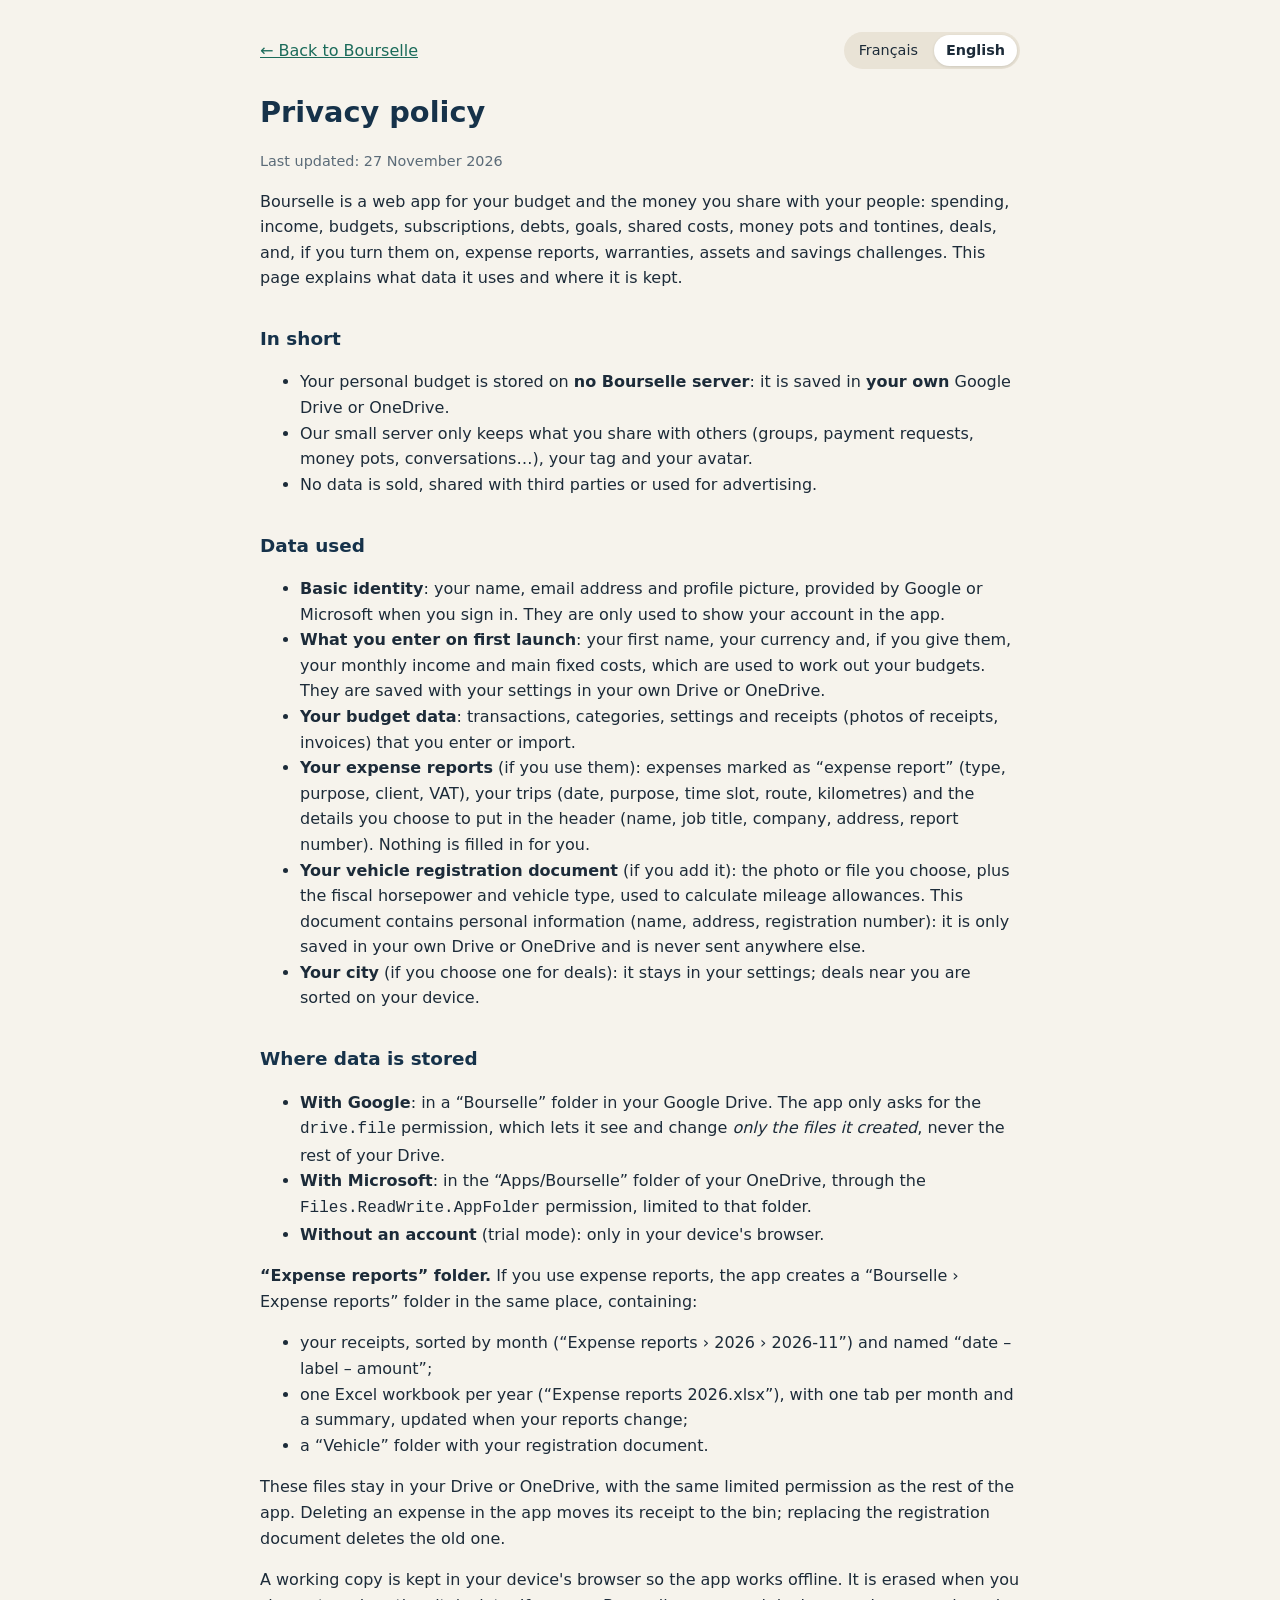
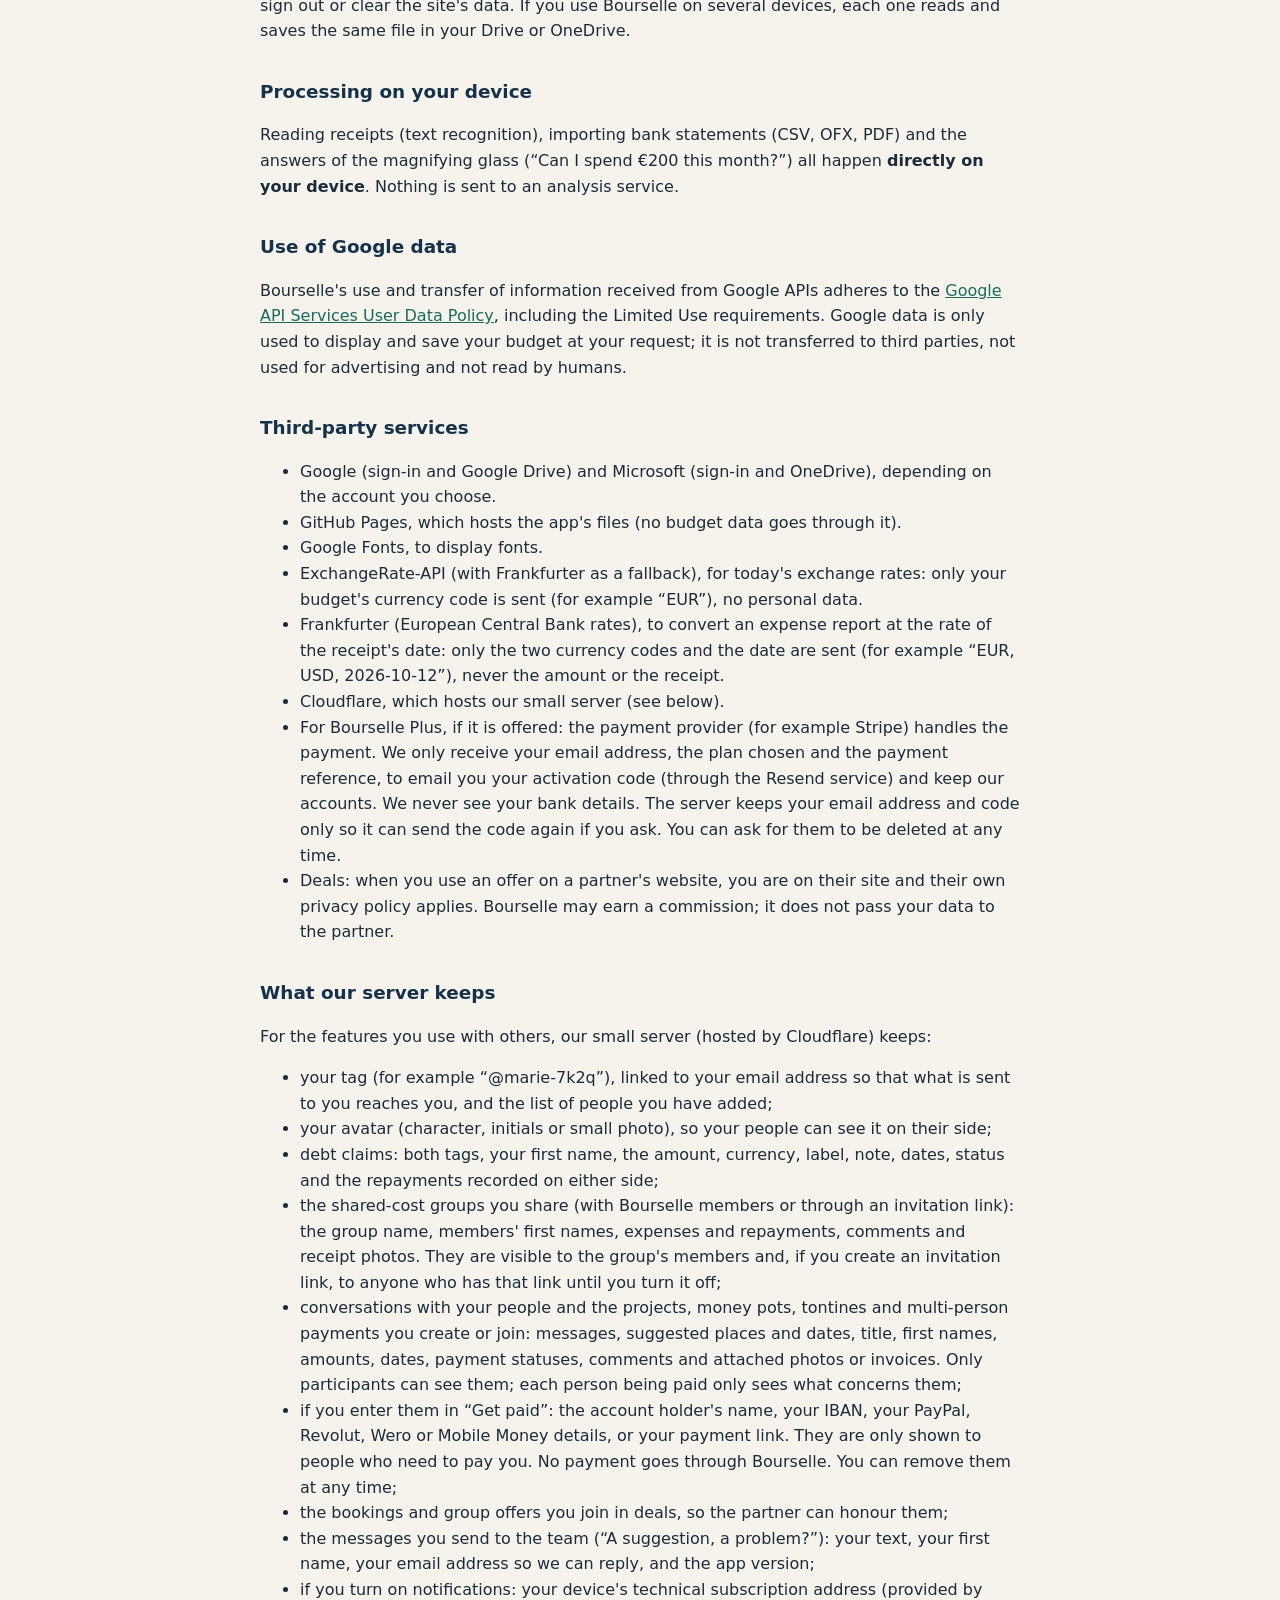
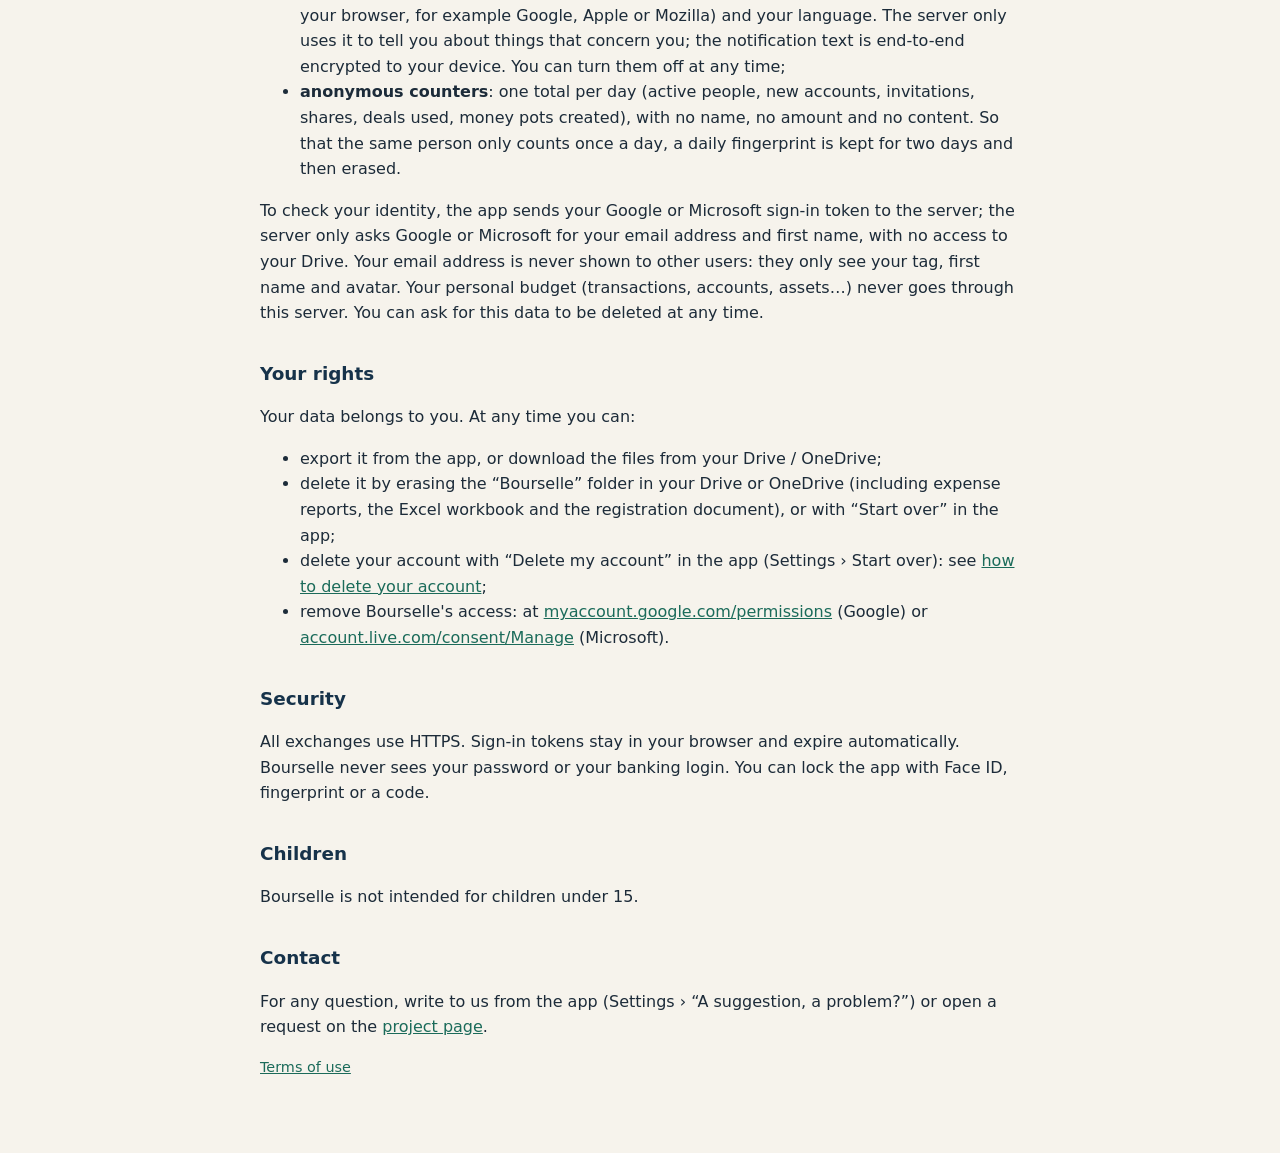
<file: privacy.html>
<!DOCTYPE html>
<html lang="fr">
<head>
<meta charset="utf-8">
<meta name="viewport" content="width=device-width, initial-scale=1">
<title>Politique de confidentialité – Bourselle</title>
<link rel="icon" href="icons/favicon-32.png" sizes="32x32">
<style>
  body { font: 16px/1.6 system-ui, -apple-system, "Segoe UI", sans-serif; color: #1c2b39; background: #f6f3ec; margin: 0; }
  main { max-width: 760px; margin: 0 auto; padding: 32px 20px 64px; }
  h1 { font-size: 1.8rem; color: #16324a; margin-bottom: .2em; }
  h2 { font-size: 1.15rem; color: #16324a; margin-top: 1.8em; }
  a { color: #1b6b5a; }
  .muted { color: #5b6b78; font-size: .9rem; }
  .top { display: flex; justify-content: space-between; align-items: center; gap: 12px; margin-bottom: 20px; flex-wrap: wrap; }
  .langs { display: flex; gap: 4px; background: #e9e3d6; border-radius: 99px; padding: 3px; }
  .langs button { border: 0; background: none; font: inherit; font-size: .9rem; padding: 4px 12px; border-radius: 99px; cursor: pointer; color: #1c2b39; }
  .langs button[aria-pressed="true"] { background: #fff; font-weight: 600; box-shadow: 0 1px 3px rgba(0,0,0,.12); }
  [hidden] { display: none !important; }
</style>
</head>
<body>
<main>
<div class="top"><a class="back" href="./" data-fr="← Retour à Bourselle" data-en="← Back to Bourselle">← Retour à Bourselle</a>
<div class="langs" role="group" aria-label="Langue / Language"><button type="button" data-set="fr">Français</button><button type="button" data-set="en">English</button></div></div>
<div data-l="fr" lang="fr">
<h1>Politique de confidentialité</h1>
<p class="muted">Dernière mise à jour : 27 novembre 2026</p>

<p>Bourselle est une application web de budget et d'argent partagé entre proches : dépenses, revenus, budgets, abonnements, dettes, objectifs, partage de frais, cagnottes et tontines, bons plans, et, si tu les actives, notes de frais, garanties, patrimoine et défis d'épargne. Cette page explique quelles données elle utilise et où elles sont conservées.</p>

<h2>En bref</h2>
<ul>
  <li>Ton budget personnel n'est stocké sur <strong>aucun serveur de Bourselle</strong> : il est enregistré dans <strong>ton propre</strong> Google Drive ou OneDrive.</li>
  <li>Notre petit serveur ne garde que ce que tu partages avec d'autres (groupes, demandes de paiement, cagnottes, discussions…), ton tag et ton avatar.</li>
  <li>Aucune donnée n'est vendue, partagée avec des tiers ou utilisée pour de la publicité.</li>
</ul>

<h2>Données utilisées</h2>
<ul>
  <li><strong>Identité de base</strong> : ton nom, ton adresse e-mail et ta photo de profil, fournis par Google ou Microsoft lors de la connexion. Ils servent uniquement à afficher ton compte dans l'app.</li>
  <li><strong>Ce que tu indiques au premier lancement</strong> : ton prénom, ta devise, et, si tu les donnes, tes revenus et tes grosses charges du mois, qui servent à calculer tes budgets. Ils sont enregistrés avec tes réglages dans ton propre Drive ou OneDrive.</li>
  <li><strong>Tes données de budget</strong> : opérations, catégories, réglages, justificatifs (photos de tickets, factures) que tu saisis ou importes.</li>
  <li><strong>Tes notes de frais</strong> (si tu les utilises) : les dépenses marquées « note de frais » (type, motif, client, TVA), tes déplacements (date, motif, plage horaire, trajet, kilomètres) et les informations que tu choisis d'indiquer en en-tête (nom, fonction, entreprise, adresse, numéro de note). Rien n'est rempli à ta place.</li>
  <li><strong>Ta carte grise</strong> (si tu l'ajoutes) : la photo ou le fichier que tu choisis, ainsi que la puissance fiscale et le type de véhicule, utilisés pour calculer les indemnités kilométriques. Ce document contient des informations personnelles (nom, adresse, immatriculation) : il n'est enregistré que dans ton propre Drive ou OneDrive et n'est jamais envoyé ailleurs.</li>
  <li><strong>Ta ville</strong> (si tu la choisis pour les bons plans) : elle reste dans tes réglages ; le tri des offres près de chez toi se fait sur ton appareil.</li>
</ul>

<h2>Où sont stockées les données</h2>
<ul>
  <li><strong>Avec Google</strong> : dans un dossier « Bourselle » de ton Google Drive. L'app demande uniquement l'autorisation <code>drive.file</code>, qui lui permet de voir et modifier <em>seulement les fichiers qu'elle a créés</em>, jamais le reste de ton Drive.</li>
  <li><strong>Avec Microsoft</strong> : dans le dossier « Applications/Bourselle » de ton OneDrive, via l'autorisation <code>Files.ReadWrite.AppFolder</code>, limitée à ce dossier.</li>
  <li><strong>Sans compte</strong> (mode essai) : uniquement dans le navigateur de ton appareil.</li>
</ul>
<p><strong>Dossier « Notes de frais ».</strong> Si tu utilises les notes de frais, l'app crée dans ce même espace un dossier « Bourselle › Notes de frais » qui contient :</p>
<ul>
  <li>tes tickets, rangés par mois (« Notes de frais › 2026 › 2026-11 ») et nommés « date – libellé – montant » ;</li>
  <li>un classeur Excel par année (« Notes de frais 2026.xlsx »), avec un onglet par mois et un récapitulatif, mis à jour quand tes notes changent ;</li>
  <li>un dossier « Véhicule » avec ta carte grise.</li>
</ul>
<p>Ces fichiers restent dans ton Drive ou OneDrive, avec la même autorisation limitée que le reste de l'app. Supprimer une dépense dans l'app met son ticket à la corbeille ; remplacer la carte grise supprime l'ancienne.</p>
<p>Une copie de travail est gardée dans le navigateur de ton appareil pour que l'app fonctionne hors connexion. Elle est effacée lorsque tu te déconnectes ou vides les données du site. Si tu utilises Bourselle sur plusieurs appareils, chacun lit et enregistre le même fichier de ton Drive ou OneDrive.</p>

<h2>Traitements sur l'appareil</h2>
<p>La lecture des tickets de caisse (reconnaissance de texte), l'import des relevés bancaires (CSV, OFX, PDF) et les réponses de la loupe (« Puis-je dépenser 200 € ce mois-ci ? ») sont faits <strong>directement sur ton appareil</strong>. Rien n'est envoyé à un service d'analyse.</p>

<h2>Utilisation des données Google</h2>
<p>L'utilisation et le transfert par Bourselle des informations reçues des API Google respectent la <a href="https://developers.google.com/terms/api-services-user-data-policy" target="_blank" rel="noopener">politique relative aux données utilisateur des services API Google</a>, y compris les exigences d'utilisation limitée. Les données Google ne servent qu'à afficher et enregistrer ton budget à ta demande ; elles ne sont ni transférées à des tiers, ni utilisées pour de la publicité, ni lues par des humains.</p>

<h2>Services tiers</h2>
<ul>
  <li>Google (connexion et Google Drive) et Microsoft (connexion et OneDrive), selon le compte que tu choisis.</li>
  <li>GitHub Pages, qui héberge les fichiers de l'application (aucune donnée de budget n'y transite).</li>
  <li>Google Fonts, pour l'affichage des polices.</li>
  <li>ExchangeRate-API (et Frankfurter en secours), pour les taux de change du jour : seul le code de la devise de ton budget est envoyé (par exemple « EUR »), aucune donnée personnelle.</li>
  <li>Frankfurter (taux de la Banque centrale européenne), pour convertir une note de frais au taux de la date du ticket : seuls les deux codes de devise et la date sont envoyés (par exemple « EUR, USD, 2026-10-12 »), jamais le montant ni le ticket.</li>
  <li>Cloudflare, qui héberge notre petit serveur (voir ci-dessous).</li>
  <li>Pour Bourselle Plus, si elle est proposée : le prestataire de paiement (par exemple Stripe) traite le paiement. Nous recevons seulement ton adresse e-mail, l'offre choisie et la référence du paiement, pour t'envoyer ton code d'activation par e-mail (service Resend) et tenir notre comptabilité. Nous ne voyons jamais tes données bancaires. Le serveur garde ton adresse e-mail et ton code, uniquement pour pouvoir te le renvoyer si tu le demandes. Tu peux demander leur suppression à tout moment.</li>
  <li>Bons plans : quand tu profites d'une offre sur le site d'un partenaire, tu es sur son site et sa propre politique de confidentialité s'applique. Bourselle peut toucher une commission ; elle ne transmet pas tes données au partenaire.</li>
</ul>

<h2>Ce que garde notre serveur</h2>
<p>Pour les fonctions entre proches, notre petit serveur (hébergé chez Cloudflare) garde :</p>
<ul>
  <li>ton tag (par exemple « @marie-7k2q »), relié à ton adresse e-mail, pour que ce qu'on t'envoie t'arrive, et la liste de tes proches ajoutés ;</li>
  <li>ton avatar (personnage, initiales ou petite photo), pour que tes proches le voient chez eux ;</li>
  <li>les réclamations de dettes : les deux tags, ton prénom, le montant, la devise, le libellé, la note, les dates, l'état et les remboursements notés de part et d'autre ;</li>
  <li>les groupes de partage que tu partages (avec des membres Bourselle ou par lien d'invitation) : le nom du groupe, le prénom des membres, les dépenses et remboursements, les commentaires et les photos de tickets. Ils sont visibles par les membres du groupe et, si tu crées un lien d'invitation, par toute personne qui a ce lien, jusqu'à ce que tu le désactives ;</li>
  <li>les discussions avec tes proches et les projets, cagnottes, tontines et paiements à plusieurs que tu crées ou rejoins : les messages, lieux et dates proposés, le titre, les prénoms, les montants, les dates, les états de paiement, les commentaires et les photos ou factures jointes. Seuls les participants les voient ; chaque personne payée ne voit que ce qui la concerne ;</li>
  <li>si tu les indiques dans « Me faire payer » : le nom du titulaire du compte, ton IBAN, ton identifiant PayPal, Revolut, Wero ou Mobile Money, ou ton lien de paiement. Ils sont montrés uniquement aux personnes qui ont à te payer. Aucun paiement ne passe par Bourselle. Tu peux les retirer à tout moment ;</li>
  <li>les réservations et offres de groupe que tu rejoins dans les bons plans, pour que le partenaire puisse les honorer ;</li>
  <li>les messages que tu envoies à l'équipe (« Une suggestion, un problème ? ») : ton texte, ton prénom, ton adresse e-mail pour te répondre, et la version de l'app ;</li>
  <li>si tu actives les notifications : l'adresse technique d'abonnement de ton appareil (fournie par ton navigateur, par exemple Google, Apple ou Mozilla) et ta langue. Le serveur s'en sert seulement pour te prévenir de ce qui te concerne ; le texte de la notification est chiffré de bout en bout jusqu'à ton appareil. Tu peux les désactiver à tout moment ;</li>
  <li>des <strong>compteurs anonymes</strong> : un total par jour (personnes actives, nouveaux comptes, invitations, partages, bons plans utilisés, cagnottes créées), sans nom, sans montant et sans contenu. Pour qu'une même personne ne compte qu'une fois par jour, une empreinte du jour est gardée deux jours puis effacée.</li>
</ul>
<p>Pour vérifier ton identité, l'app envoie au serveur ton jeton de connexion Google ou Microsoft ; le serveur demande seulement à Google ou Microsoft ton adresse et ton prénom, sans accès à ton Drive. Ton adresse e-mail n'est jamais montrée aux autres utilisateurs : ils ne voient que ton tag, ton prénom et ton avatar. Ton budget personnel (opérations, comptes, patrimoine…) ne passe jamais par ce serveur. Tu peux demander la suppression de ces données à tout moment.</p>

<h2>Tes droits</h2>
<p>Tes données t'appartiennent. Tu peux à tout moment :</p>
<ul>
  <li>les exporter depuis l'app, ou télécharger les fichiers depuis ton Drive / OneDrive ;</li>
  <li>les supprimer en effaçant le dossier « Bourselle » de ton Drive ou OneDrive (y compris les notes de frais, le classeur Excel et la carte grise), ou avec « Recommencer à zéro » dans l'app ;</li>
  <li>supprimer ton compte avec « Supprimer mon compte » dans l'app (Paramètres › Recommencer à zéro) : voir <a href="supprimer-compte.html">comment supprimer son compte</a> ;</li>
  <li>retirer l'accès de Bourselle : sur <a href="https://myaccount.google.com/permissions" target="_blank" rel="noopener">myaccount.google.com/permissions</a> (Google) ou <a href="https://account.live.com/consent/Manage" target="_blank" rel="noopener">account.live.com/consent/Manage</a> (Microsoft).</li>
</ul>

<h2>Sécurité</h2>
<p>Les échanges se font en HTTPS. Les jetons de connexion restent dans ton navigateur et expirent automatiquement. Bourselle ne voit jamais ton mot de passe ni tes identifiants bancaires. Tu peux verrouiller l'app par Face ID, empreinte ou code.</p>

<h2>Enfants</h2>
<p>Bourselle ne s'adresse pas aux enfants de moins de 15 ans.</p>

<h2>Contact</h2>
<p>Pour toute question, écris-nous depuis l'app (Paramètres › « Une suggestion, un problème ? ») ou ouvre une demande sur la <a href="https://github.com/pataush/bourselle/issues" target="_blank" rel="noopener">page du projet</a>.</p>

<p class="muted"><a href="conditions.html">Conditions d'utilisation</a></p>
</div>

<div data-l="en" lang="en" hidden>
<h1>Privacy policy</h1>
<p class="muted">Last updated: 27 November 2026</p>

<p>Bourselle is a web app for your budget and the money you share with your people: spending, income, budgets, subscriptions, debts, goals, shared costs, money pots and tontines, deals, and, if you turn them on, expense reports, warranties, assets and savings challenges. This page explains what data it uses and where it is kept.</p>

<h2>In short</h2>
<ul>
  <li>Your personal budget is stored on <strong>no Bourselle server</strong>: it is saved in <strong>your own</strong> Google Drive or OneDrive.</li>
  <li>Our small server only keeps what you share with others (groups, payment requests, money pots, conversations…), your tag and your avatar.</li>
  <li>No data is sold, shared with third parties or used for advertising.</li>
</ul>

<h2>Data used</h2>
<ul>
  <li><strong>Basic identity</strong>: your name, email address and profile picture, provided by Google or Microsoft when you sign in. They are only used to show your account in the app.</li>
  <li><strong>What you enter on first launch</strong>: your first name, your currency and, if you give them, your monthly income and main fixed costs, which are used to work out your budgets. They are saved with your settings in your own Drive or OneDrive.</li>
  <li><strong>Your budget data</strong>: transactions, categories, settings and receipts (photos of receipts, invoices) that you enter or import.</li>
  <li><strong>Your expense reports</strong> (if you use them): expenses marked as “expense report” (type, purpose, client, VAT), your trips (date, purpose, time slot, route, kilometres) and the details you choose to put in the header (name, job title, company, address, report number). Nothing is filled in for you.</li>
  <li><strong>Your vehicle registration document</strong> (if you add it): the photo or file you choose, plus the fiscal horsepower and vehicle type, used to calculate mileage allowances. This document contains personal information (name, address, registration number): it is only saved in your own Drive or OneDrive and is never sent anywhere else.</li>
  <li><strong>Your city</strong> (if you choose one for deals): it stays in your settings; deals near you are sorted on your device.</li>
</ul>

<h2>Where data is stored</h2>
<ul>
  <li><strong>With Google</strong>: in a “Bourselle” folder in your Google Drive. The app only asks for the <code>drive.file</code> permission, which lets it see and change <em>only the files it created</em>, never the rest of your Drive.</li>
  <li><strong>With Microsoft</strong>: in the “Apps/Bourselle” folder of your OneDrive, through the <code>Files.ReadWrite.AppFolder</code> permission, limited to that folder.</li>
  <li><strong>Without an account</strong> (trial mode): only in your device's browser.</li>
</ul>
<p><strong>“Expense reports” folder.</strong> If you use expense reports, the app creates a “Bourselle › Expense reports” folder in the same place, containing:</p>
<ul>
  <li>your receipts, sorted by month (“Expense reports › 2026 › 2026-11”) and named “date – label – amount”;</li>
  <li>one Excel workbook per year (“Expense reports 2026.xlsx”), with one tab per month and a summary, updated when your reports change;</li>
  <li>a “Vehicle” folder with your registration document.</li>
</ul>
<p>These files stay in your Drive or OneDrive, with the same limited permission as the rest of the app. Deleting an expense in the app moves its receipt to the bin; replacing the registration document deletes the old one.</p>
<p>A working copy is kept in your device's browser so the app works offline. It is erased when you sign out or clear the site's data. If you use Bourselle on several devices, each one reads and saves the same file in your Drive or OneDrive.</p>

<h2>Processing on your device</h2>
<p>Reading receipts (text recognition), importing bank statements (CSV, OFX, PDF) and the answers of the magnifying glass (“Can I spend €200 this month?”) all happen <strong>directly on your device</strong>. Nothing is sent to an analysis service.</p>

<h2>Use of Google data</h2>
<p>Bourselle's use and transfer of information received from Google APIs adheres to the <a href="https://developers.google.com/terms/api-services-user-data-policy" target="_blank" rel="noopener">Google API Services User Data Policy</a>, including the Limited Use requirements. Google data is only used to display and save your budget at your request; it is not transferred to third parties, not used for advertising and not read by humans.</p>

<h2>Third-party services</h2>
<ul>
  <li>Google (sign-in and Google Drive) and Microsoft (sign-in and OneDrive), depending on the account you choose.</li>
  <li>GitHub Pages, which hosts the app's files (no budget data goes through it).</li>
  <li>Google Fonts, to display fonts.</li>
  <li>ExchangeRate-API (with Frankfurter as a fallback), for today's exchange rates: only your budget's currency code is sent (for example “EUR”), no personal data.</li>
  <li>Frankfurter (European Central Bank rates), to convert an expense report at the rate of the receipt's date: only the two currency codes and the date are sent (for example “EUR, USD, 2026-10-12”), never the amount or the receipt.</li>
  <li>Cloudflare, which hosts our small server (see below).</li>
  <li>For Bourselle Plus, if it is offered: the payment provider (for example Stripe) handles the payment. We only receive your email address, the plan chosen and the payment reference, to email you your activation code (through the Resend service) and keep our accounts. We never see your bank details. The server keeps your email address and code only so it can send the code again if you ask. You can ask for them to be deleted at any time.</li>
  <li>Deals: when you use an offer on a partner's website, you are on their site and their own privacy policy applies. Bourselle may earn a commission; it does not pass your data to the partner.</li>
</ul>

<h2>What our server keeps</h2>
<p>For the features you use with others, our small server (hosted by Cloudflare) keeps:</p>
<ul>
  <li>your tag (for example “@marie-7k2q”), linked to your email address so that what is sent to you reaches you, and the list of people you have added;</li>
  <li>your avatar (character, initials or small photo), so your people can see it on their side;</li>
  <li>debt claims: both tags, your first name, the amount, currency, label, note, dates, status and the repayments recorded on either side;</li>
  <li>the shared-cost groups you share (with Bourselle members or through an invitation link): the group name, members' first names, expenses and repayments, comments and receipt photos. They are visible to the group's members and, if you create an invitation link, to anyone who has that link until you turn it off;</li>
  <li>conversations with your people and the projects, money pots, tontines and multi-person payments you create or join: messages, suggested places and dates, title, first names, amounts, dates, payment statuses, comments and attached photos or invoices. Only participants can see them; each person being paid only sees what concerns them;</li>
  <li>if you enter them in “Get paid”: the account holder's name, your IBAN, your PayPal, Revolut, Wero or Mobile Money details, or your payment link. They are only shown to people who need to pay you. No payment goes through Bourselle. You can remove them at any time;</li>
  <li>the bookings and group offers you join in deals, so the partner can honour them;</li>
  <li>the messages you send to the team (“A suggestion, a problem?”): your text, your first name, your email address so we can reply, and the app version;</li>
  <li>if you turn on notifications: your device's technical subscription address (provided by your browser, for example Google, Apple or Mozilla) and your language. The server only uses it to tell you about things that concern you; the notification text is end-to-end encrypted to your device. You can turn them off at any time;</li>
  <li><strong>anonymous counters</strong>: one total per day (active people, new accounts, invitations, shares, deals used, money pots created), with no name, no amount and no content. So that the same person only counts once a day, a daily fingerprint is kept for two days and then erased.</li>
</ul>
<p>To check your identity, the app sends your Google or Microsoft sign-in token to the server; the server only asks Google or Microsoft for your email address and first name, with no access to your Drive. Your email address is never shown to other users: they only see your tag, first name and avatar. Your personal budget (transactions, accounts, assets…) never goes through this server. You can ask for this data to be deleted at any time.</p>

<h2>Your rights</h2>
<p>Your data belongs to you. At any time you can:</p>
<ul>
  <li>export it from the app, or download the files from your Drive / OneDrive;</li>
  <li>delete it by erasing the “Bourselle” folder in your Drive or OneDrive (including expense reports, the Excel workbook and the registration document), or with “Start over” in the app;</li>
  <li>delete your account with “Delete my account” in the app (Settings › Start over): see <a href="supprimer-compte.html?lang=en">how to delete your account</a>;</li>
  <li>remove Bourselle's access: at <a href="https://myaccount.google.com/permissions" target="_blank" rel="noopener">myaccount.google.com/permissions</a> (Google) or <a href="https://account.live.com/consent/Manage" target="_blank" rel="noopener">account.live.com/consent/Manage</a> (Microsoft).</li>
</ul>

<h2>Security</h2>
<p>All exchanges use HTTPS. Sign-in tokens stay in your browser and expire automatically. Bourselle never sees your password or your banking login. You can lock the app with Face ID, fingerprint or a code.</p>

<h2>Children</h2>
<p>Bourselle is not intended for children under 15.</p>

<h2>Contact</h2>
<p>For any question, write to us from the app (Settings › “A suggestion, a problem?”) or open a request on the <a href="https://github.com/pataush/bourselle/issues" target="_blank" rel="noopener">project page</a>.</p>

<p class="muted"><a href="conditions.html?lang=en">Terms of use</a></p>
</div>

</main>
<script>
// Langue : ?lang=en dans l'adresse, sinon celle choisie dans l'appli, sinon celle du téléphone
(function () {
  var q = new URLSearchParams(location.search).get("lang"), l = q;
  if (l !== "fr" && l !== "en") { try { l = localStorage.getItem("bourselle-lang"); } catch (e) {} }
  if (l !== "fr" && l !== "en") l = (navigator.language || "fr").toLowerCase().indexOf("fr") === 0 ? "fr" : "en";
  function set(v) {
    document.documentElement.lang = v;
    document.querySelectorAll("[data-l]").forEach(function (e) { e.hidden = e.getAttribute("data-l") !== v; });
    document.querySelectorAll("[data-set]").forEach(function (b) { b.setAttribute("aria-pressed", String(b.getAttribute("data-set") === v)); });
    document.querySelectorAll("[data-fr]").forEach(function (e) { e.textContent = e.getAttribute("data-" + v); });
    document.title = document.querySelector('[data-l="' + v + '"] h1').textContent + " – Bourselle";
  }
  document.querySelectorAll("[data-set]").forEach(function (b) { b.onclick = function () { set(b.getAttribute("data-set")); }; });
  set(l);
})();
</script>
</body>
</html>
</file>
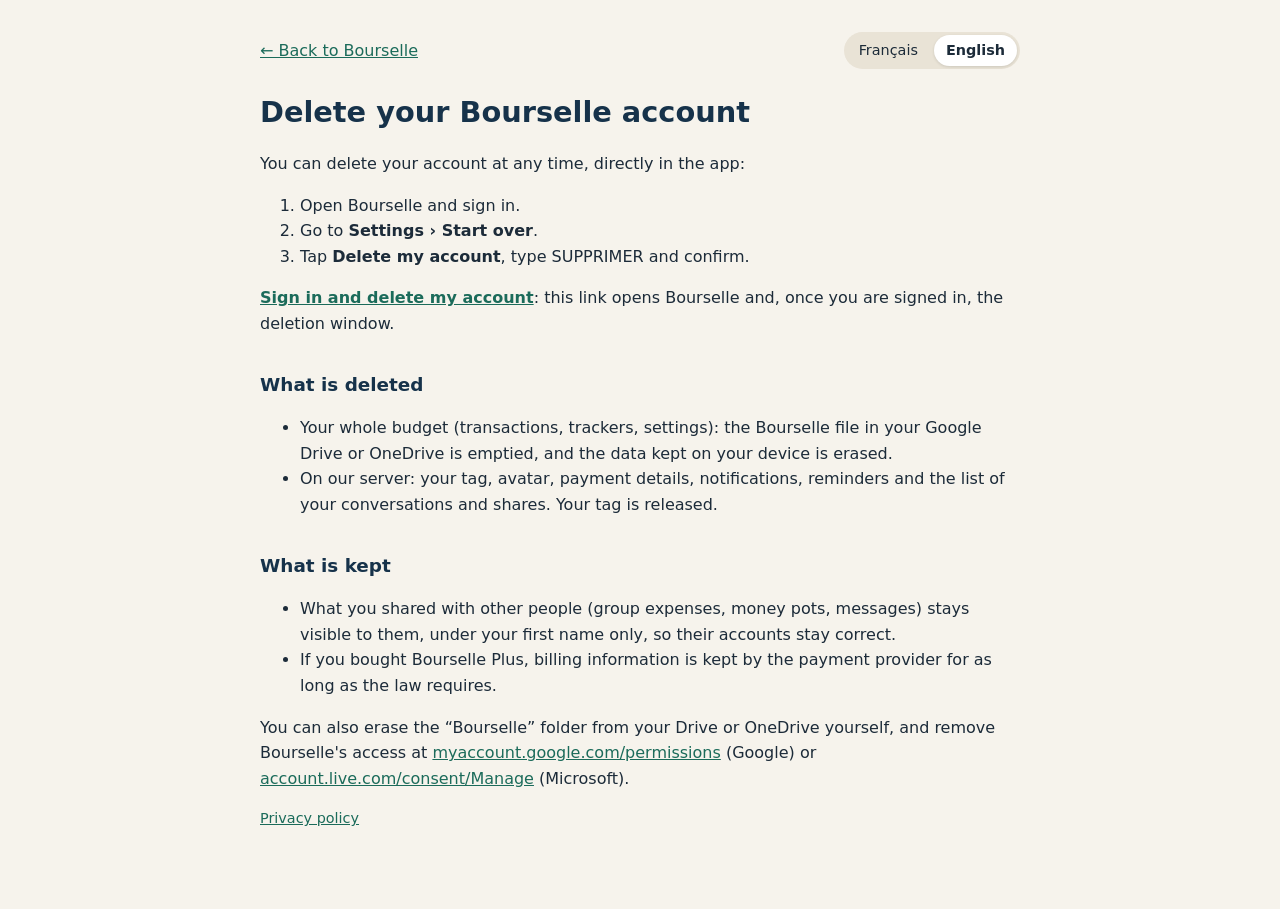
<file: supprimer-compte.html>
<!DOCTYPE html>
<html lang="fr">
<head>
<meta charset="utf-8">
<meta name="viewport" content="width=device-width, initial-scale=1">
<title>Supprimer son compte – Bourselle</title>
<link rel="icon" href="icons/favicon-32.png" sizes="32x32">
<style>
  body { font: 16px/1.6 system-ui, -apple-system, "Segoe UI", sans-serif; color: #1c2b39; background: #f6f3ec; margin: 0; }
  main { max-width: 760px; margin: 0 auto; padding: 32px 20px 64px; }
  h1 { font-size: 1.8rem; color: #16324a; margin-bottom: .2em; }
  h2 { font-size: 1.15rem; color: #16324a; margin-top: 1.8em; }
  a { color: #1b6b5a; }
  .muted { color: #5b6b78; font-size: .9rem; }
  .top { display: flex; justify-content: space-between; align-items: center; gap: 12px; margin-bottom: 20px; flex-wrap: wrap; }
  .langs { display: flex; gap: 4px; background: #e9e3d6; border-radius: 99px; padding: 3px; }
  .langs button { border: 0; background: none; font: inherit; font-size: .9rem; padding: 4px 12px; border-radius: 99px; cursor: pointer; color: #1c2b39; }
  .langs button[aria-pressed="true"] { background: #fff; font-weight: 600; box-shadow: 0 1px 3px rgba(0,0,0,.12); }
  [hidden] { display: none !important; }
</style>
</head>
<body>
<main>
<div class="top"><a class="back" href="./" data-fr="← Retour à Bourselle" data-en="← Back to Bourselle">← Retour à Bourselle</a>
<div class="langs" role="group" aria-label="Langue / Language"><button type="button" data-set="fr">Français</button><button type="button" data-set="en">English</button></div></div>
<div data-l="fr" lang="fr">
<h1>Supprimer son compte Bourselle</h1>
<p>Tu peux supprimer ton compte à tout moment, directement dans l'application :</p>
<ol>
  <li>Ouvre Bourselle et connecte-toi.</li>
  <li>Va dans <strong>Paramètres › Recommencer à zéro</strong>.</li>
  <li>Touche <strong>Supprimer mon compte</strong>, écris SUPPRIMER et confirme.</li>
</ol>
<p><a href="./?supprimer=1"><strong>Se connecter et supprimer mon compte</strong></a> : ce lien ouvre Bourselle et, une fois connecté, la fenêtre de suppression.</p>
<h2>Ce qui est supprimé</h2>
<ul>
  <li>Tout ton budget (opérations, suivis, réglages) : le fichier Bourselle de ton Google Drive ou OneDrive est vidé, et les données gardées sur ton appareil sont effacées.</li>
  <li>Sur notre serveur : ton tag, ton avatar, tes moyens de paiement, tes notifications, tes rappels et la liste de tes discussions et partages. Ton tag est libéré.</li>
</ul>
<h2>Ce qui est gardé</h2>
<ul>
  <li>Ce que tu as partagé avec d'autres personnes (dépenses de groupe, cagnottes, messages) reste visible pour elles, sous ton prénom seulement, pour que leurs comptes restent justes.</li>
  <li>Si tu as acheté Bourselle Plus, les informations de facturation sont gardées par le prestataire de paiement le temps exigé par la loi.</li>
</ul>
<p>Tu peux aussi effacer toi-même le dossier « Bourselle » de ton Drive ou OneDrive, et retirer l'accès de Bourselle sur <a href="https://myaccount.google.com/permissions" target="_blank" rel="noopener">myaccount.google.com/permissions</a> (Google) ou <a href="https://account.live.com/consent/Manage" target="_blank" rel="noopener">account.live.com/consent/Manage</a> (Microsoft).</p>
<p class="muted"><a href="privacy.html">Politique de confidentialité</a></p>
</div>

<div data-l="en" lang="en" hidden>
<h1>Delete your Bourselle account</h1>
<p>You can delete your account at any time, directly in the app:</p>
<ol>
  <li>Open Bourselle and sign in.</li>
  <li>Go to <strong>Settings › Start over</strong>.</li>
  <li>Tap <strong>Delete my account</strong>, type SUPPRIMER and confirm.</li>
</ol>
<p><a href="./?supprimer=1"><strong>Sign in and delete my account</strong></a>: this link opens Bourselle and, once you are signed in, the deletion window.</p>
<h2>What is deleted</h2>
<ul>
  <li>Your whole budget (transactions, trackers, settings): the Bourselle file in your Google Drive or OneDrive is emptied, and the data kept on your device is erased.</li>
  <li>On our server: your tag, avatar, payment details, notifications, reminders and the list of your conversations and shares. Your tag is released.</li>
</ul>
<h2>What is kept</h2>
<ul>
  <li>What you shared with other people (group expenses, money pots, messages) stays visible to them, under your first name only, so their accounts stay correct.</li>
  <li>If you bought Bourselle Plus, billing information is kept by the payment provider for as long as the law requires.</li>
</ul>
<p>You can also erase the “Bourselle” folder from your Drive or OneDrive yourself, and remove Bourselle's access at <a href="https://myaccount.google.com/permissions" target="_blank" rel="noopener">myaccount.google.com/permissions</a> (Google) or <a href="https://account.live.com/consent/Manage" target="_blank" rel="noopener">account.live.com/consent/Manage</a> (Microsoft).</p>
<p class="muted"><a href="privacy.html?lang=en">Privacy policy</a></p>
</div>

</main>
<script>
// Langue : ?lang=en dans l'adresse, sinon celle choisie dans l'appli, sinon celle du téléphone
(function () {
  var q = new URLSearchParams(location.search).get("lang"), l = q;
  if (l !== "fr" && l !== "en") { try { l = localStorage.getItem("bourselle-lang"); } catch (e) {} }
  if (l !== "fr" && l !== "en") l = (navigator.language || "fr").toLowerCase().indexOf("fr") === 0 ? "fr" : "en";
  function set(v) {
    document.documentElement.lang = v;
    document.querySelectorAll("[data-l]").forEach(function (e) { e.hidden = e.getAttribute("data-l") !== v; });
    document.querySelectorAll("[data-set]").forEach(function (b) { b.setAttribute("aria-pressed", String(b.getAttribute("data-set") === v)); });
    document.querySelectorAll("[data-fr]").forEach(function (e) { e.textContent = e.getAttribute("data-" + v); });
    document.title = document.querySelector('[data-l="' + v + '"] h1').textContent + " – Bourselle";
  }
  document.querySelectorAll("[data-set]").forEach(function (b) { b.onclick = function () { set(b.getAttribute("data-set")); }; });
  set(l);
})();
</script>
</body>
</html>
</file>
<file: style.css>
/* Plan : appli mobile une colonne — bandeau marine, cartes claires, accent ambre (comme les semaines surlignées), vert/rouge réservés au résultat. */
:root {
  --bg: #f3f5f7;
  --surface: #ffffff;
  --ink: #16324a;
  --muted: #6b7c8c;
  --line: #dfe5ea;
  --accent: #f2b928;
  --accent-ink: #3a2c00;
  --good: #1f8a5b;
  --good-soft: #dff3e9;
  --bad: #c43c33;
  --bad-soft: #fbe3e1;
  --head: #16324a;
  --head-ink: #ffffff;
  --shadow: 0 1px 2px rgba(22,50,74,.06), 0 4px 14px rgba(22,50,74,.06);
  --display: "Bricolage Grotesque", "Segoe UI", system-ui, sans-serif;
  --body: "DM Sans", "Segoe UI", system-ui, -apple-system, sans-serif;
  color-scheme: light;
}
@media (prefers-color-scheme: dark) {
  :root:not([data-theme="light"]) {
    --bg: #0f1a24; --surface: #172633; --ink: #e8eef3; --muted: #93a5b5; --line: #26394a;
    --accent: #f2b928; --accent-ink: #2b2000; --good: #4cc68d; --good-soft: #163a2b; --bad: #f0776d; --bad-soft: #43201d;
    --head: #0b1520; --head-ink: #e8eef3; --shadow: none; color-scheme: dark;
  }
}
:root[data-theme="dark"] {
  --bg: #0f1a24; --surface: #172633; --ink: #e8eef3; --muted: #93a5b5; --line: #26394a;
  --accent: #f2b928; --accent-ink: #2b2000; --good: #4cc68d; --good-soft: #163a2b; --bad: #f0776d; --bad-soft: #43201d;
  --head: #0b1520; --head-ink: #e8eef3; --shadow: none; color-scheme: dark;
}
* { box-sizing: border-box; }
[hidden] { display: none !important; }
html, body { height: 100%; margin: 0; }
body { overflow-x: clip; }   /* rien ne doit élargir la page (sinon, sur iPhone, la barre du bas se décale) */
body { background: var(--bg); color: var(--ink); font-family: var(--body); font-size: 15px; -webkit-tap-highlight-color: transparent; }
button, input, select { font: inherit; color: inherit; }
button { cursor: pointer; }
:focus-visible { outline: 2px solid var(--accent); outline-offset: 2px; }
.num { font-variant-numeric: tabular-nums; }
.app { max-width: 560px; margin: 0 auto; min-height: 100%; display: flex; flex-direction: column; padding-bottom: 150px; }

header.top { background: var(--head); color: var(--head-ink); padding: calc(14px + env(safe-area-inset-top)) 16px 18px; border-radius: 0 0 22px 22px; }
.brand { display: flex; justify-content: space-between; align-items: center; gap: 8px; }
.brand h1 { font-family: var(--display); font-weight: 800; font-size: 1.15rem; margin: 0; letter-spacing: -.01em; display: flex; align-items: center; gap: 8px; }
.brand h1 img { width: 30px; height: 30px; border-radius: 8px; }
.brand h1 .sub { display: block; font-family: var(--body); font-weight: 500; font-size: .68rem; letter-spacing: .06em; text-transform: uppercase; opacity: .7; margin-top: 1px; }
.brand h1 .nm { display: flex; flex-direction: column; line-height: 1.05; }
.login .kicker { margin: -10px 0 0; font-weight: 700; letter-spacing: .08em; text-transform: uppercase; font-size: .8rem; color: var(--accent); }

.sync { font-size: .72rem; opacity: .75; display: flex; align-items: center; gap: 6px; }
.dot { width: 8px; height: 8px; border-radius: 50%; background: #9aa9b6; }
.dot.ok { background: #5fd39a; } .dot.warn { background: var(--accent); }
.period { display: flex; align-items: center; justify-content: space-between; margin-top: 12px; }
.period button { background: rgba(255,255,255,.12); border: 0; color: var(--head-ink); width: 40px; height: 40px; border-radius: 12px; font-size: 1.2rem; }
.period .label { font-family: var(--display); font-weight: 600; font-size: 1.35rem; text-align: center; }
.result { margin-top: 14px; text-align: center; }
.result .cap { font-size: .78rem; opacity: .75; }
.result .big { font-family: var(--display); font-weight: 800; font-size: 2.3rem; letter-spacing: -.02em; }
.pill { display: inline-block; padding: 3px 10px; border-radius: 999px; font-size: .75rem; font-weight: 700; margin-top: 4px; }
.pill.good { background: var(--good-soft); color: var(--good); } .pill.bad { background: var(--bad-soft); color: var(--bad); }
.result .big.good { color: #6fe0a6; } .result .big.bad { color: #ff958c; }

main { padding: 14px 16px; display: flex; flex-direction: column; gap: 14px; }
.tiles { display: grid; grid-template-columns: repeat(2, 1fr); gap: 10px; }
.tile { background: var(--surface); border-radius: 16px; padding: 12px 14px; box-shadow: var(--shadow); border: 1px solid var(--line); }
.tile .k { font-size: .75rem; color: var(--muted); display: flex; align-items: center; gap: 6px; }
.tile .v { font-family: var(--display); font-weight: 600; font-size: 1.25rem; margin-top: 2px; }
.sw { width: 10px; height: 10px; border-radius: 3px; display: inline-block; flex: none; }
.card { background: var(--surface); border-radius: 18px; padding: 14px; box-shadow: var(--shadow); border: 1px solid var(--line); }
.card h2 { font-family: var(--display); font-weight: 600; font-size: 1.02rem; margin: 0 0 10px; display: flex; justify-content: space-between; align-items: baseline; gap: 8px; }
.card h2 small { font-family: var(--body); font-weight: 400; font-size: .75rem; color: var(--muted); }
.empty { color: var(--muted); font-size: .9rem; text-align: center; padding: 14px 6px; }

.donut-wrap { display: grid; grid-template-columns: 1fr; gap: 14px; justify-items: center; }
.donut-wrap > svg { width: 170px; }
.legend { display: flex; flex-direction: column; gap: 6px; font-size: .82rem; width: 100%; }
.legend .row { display: grid; grid-template-columns: 12px 1fr auto; gap: 8px; align-items: center; }
.legend .row .p { color: var(--muted); font-size: .75rem; }

.bud { display: flex; flex-direction: column; gap: 10px; }
.bud .row .t { display: flex; justify-content: space-between; font-size: .85rem; gap: 8px; }
.bud .row .t span:last-child { color: var(--muted); white-space: nowrap; }
.bar { height: 8px; background: var(--line); border-radius: 99px; overflow: hidden; margin-top: 4px; }
.bar i { display: block; height: 100%; border-radius: 99px; }
.over .t span:last-child { color: var(--bad); font-weight: 700; }

.split { display: flex; height: 12px; border-radius: 99px; overflow: hidden; background: var(--line); }
.split-legend { display: flex; justify-content: space-between; font-size: .78rem; color: var(--muted); margin-top: 6px; }

.day { font-size: .75rem; color: var(--muted); font-weight: 700; text-transform: capitalize; margin: 12px 0 4px; }
.day:first-child { margin-top: 0; }
.tx { display: grid; grid-template-columns: 34px 1fr auto; gap: 10px; align-items: center; padding: 8px 4px; border: 0; background: none; width: 100%; text-align: left; border-bottom: 1px solid var(--line); }
.tx:last-child { border-bottom: 0; }
.tx .ic { width: 34px; height: 34px; border-radius: 10px; display: grid; place-items: center; font-weight: 800; font-size: .8rem; color: #fff; }
.tx .n { font-size: .92rem; font-weight: 500; }
.tx .s { font-size: .74rem; color: var(--muted); }
.tx .a { font-weight: 700; white-space: nowrap; }
.a.in { color: var(--good); } .a.out { color: var(--ink); } .a.save { color: var(--gold); }

.btn { border: 1px solid var(--line); background: var(--surface); border-radius: 12px; padding: 10px 14px; font-weight: 600; }
.btn.primary { background: var(--accent); border-color: var(--accent); color: var(--accent-ink); }
.btn.danger { color: var(--bad); border-color: var(--bad); background: transparent; }
.btn.block { width: 100%; }

nav.tabs { position: fixed; left: 0; right: 0; bottom: 0; background: var(--surface); border-top: 1px solid var(--line); display: flex; justify-content: center; padding: 6px 8px calc(6px + env(safe-area-inset-bottom)); z-index: 5; }
nav.tabs .in { max-width: 560px; width: 100%; display: grid; grid-template-columns: repeat(5, 1fr); }
nav.tabs button { position: relative; border: 0; background: none; padding: 8px 2px; border-radius: 12px; font-size: .8rem; color: var(--muted); font-weight: 600; display: flex; flex-direction: column; align-items: center; gap: 2px; }
nav.tabs button svg { width: 22px; height: 22px; }
nav.tabs button[aria-selected="true"] { color: var(--ink); background: var(--bg); }
.fab { position: fixed; right: max(16px, calc(50% - 264px)); bottom: calc(80px + env(safe-area-inset-bottom)); width: 60px; height: 60px; border-radius: 20px; border: 0; background: var(--accent); color: var(--accent-ink); font-size: 2rem; font-weight: 400; box-shadow: 0 6px 18px rgba(0,0,0,.22); z-index: 6; line-height: 1; }

.sheet-bg { position: fixed; inset: 0; background: rgba(8,18,28,.45); z-index: 10; display: none; }
.sheet { position: fixed; left: 0; right: 0; bottom: 0; z-index: 11; background: var(--surface); border-radius: 22px 22px 0 0; max-height: calc(92% - env(safe-area-inset-top)); overflow-y: auto; padding: 10px 16px calc(18px + env(safe-area-inset-bottom)); display: none; max-width: 560px; margin: 0 auto; }
.open .sheet-bg, .open .sheet { display: block; }
.grab { width: 40px; height: 5px; border-radius: 9px; background: var(--line); margin: 0 auto 12px; }
.seg { display: grid; grid-template-columns: repeat(4, 1fr); gap: 4px; background: var(--bg); padding: 4px; border-radius: 14px; }
.seg button { border: 0; background: none; border-radius: 10px; padding: 8px 2px; font-size: .8rem; font-weight: 600; color: var(--muted); }
.seg button[aria-pressed="true"] { background: var(--surface); color: var(--ink); box-shadow: var(--shadow); }
.amount { display: flex; align-items: baseline; justify-content: center; gap: 6px; margin: 16px 0 6px; }
.amount input { font-family: var(--display); font-weight: 800; font-size: 2.6rem; width: 70%; text-align: center; border: 0; border-bottom: 2px solid var(--line); background: transparent; padding: 4px; }
.amount input:focus { outline: none; border-bottom-color: var(--accent); }
.amount span { font-family: var(--display); font-size: 1.6rem; color: var(--muted); }
.lbl { font-size: .75rem; color: var(--muted); font-weight: 700; margin: 14px 0 6px; display: block; }
.chips { display: flex; flex-wrap: wrap; gap: 6px; }
.chip { border: 1px solid var(--line); background: var(--surface); border-radius: 999px; padding: 7px 11px; font-size: .82rem; display: inline-flex; align-items: center; gap: 6px; }
.chip[aria-pressed="true"] { border-color: var(--ink); background: var(--ink); color: var(--surface); }
.field { width: 100%; border: 1px solid var(--line); background: var(--bg); border-radius: 12px; padding: 11px 12px; }
.two { display: grid; grid-template-columns: 1fr 1fr; gap: 10px; }
.toggle { display: flex; align-items: center; justify-content: space-between; gap: 10px; border: 1px solid var(--line); border-radius: 12px; padding: 10px 12px; background: var(--bg); }
.toggle input { width: 20px; height: 20px; accent-color: var(--ink); }
.actions { display: flex; gap: 10px; margin-top: 18px; }
.actions .btn { flex: 1; padding: 13px; }

.banner { background: var(--accent); color: var(--accent-ink); font-size: .82rem; padding: 10px 12px; border-radius: 12px; }
.toast { position: fixed; left: 50%; transform: translateX(-50%); bottom: calc(150px + env(safe-area-inset-bottom)); background: var(--ink); color: var(--surface); padding: 10px 16px; border-radius: 12px; font-size: .85rem; z-index: 20; max-width: 90%; display: none; }

.set-row { display: grid; grid-template-columns: 28px 1fr 96px; gap: 8px; align-items: center; padding: 6px 0; border-bottom: 1px solid var(--line); }
.set-row:last-child { border-bottom: 0; }
.set-row input[type=color] { width: 28px; height: 28px; border: 0; padding: 0; background: none; border-radius: 6px; }
.set-row input.field { padding: 8px 10px; }
.hint { font-size: .8rem; color: var(--muted); line-height: 1.45; }
.chart { width: 100%; height: auto; display: block; }
.chart text { fill: var(--muted); font-family: var(--body); font-size: 10px; }
.legend-inline { display: flex; gap: 14px; font-size: .78rem; color: var(--muted); margin-top: 6px; flex-wrap: wrap; }
.legend-inline span { display: inline-flex; align-items: center; gap: 6px; }
table.yr { width: 100%; border-collapse: collapse; font-size: .82rem; }
table.yr th { text-align: right; color: var(--muted); font-weight: 600; font-size: .72rem; padding: 4px; }
table.yr th:first-child, table.yr td:first-child { text-align: left; }
table.yr td { padding: 6px 4px; text-align: right; border-top: 1px solid var(--line); }
table.yr tr.tot td { font-weight: 700; }
td.good { color: var(--good); font-weight: 700; } td.bad { color: var(--bad); font-weight: 700; }
.badge { display: inline-block; font-size: .66rem; font-weight: 700; padding: 1px 7px; border-radius: 99px; margin-left: 4px; vertical-align: 1px; }
.badge.todo { background: var(--accent); color: var(--accent-ink); }
.badge.done { background: var(--good-soft); color: var(--good); }
.clip { display: inline-flex; align-items: center; gap: 2px; color: var(--muted); font-size: .72rem; margin-left: 4px; }
.files { display: flex; flex-wrap: wrap; gap: 8px; }
.file { position: relative; width: 74px; height: 74px; border-radius: 12px; border: 1px solid var(--line); background: var(--bg); overflow: hidden; display: grid; place-items: center; padding: 0; }
.file img { width: 100%; height: 100%; object-fit: cover; }
.file .pdf { font-weight: 800; font-size: .8rem; color: var(--bad); }
.file .x { position: absolute; top: 3px; right: 3px; width: 22px; height: 22px; border-radius: 50%; border: 0; background: rgba(0,0,0,.6); color: #fff; font-size: .8rem; line-height: 22px; padding: 0; }
.file.add { border-style: dashed; color: var(--muted); font-size: .72rem; text-align: center; line-height: 1.2; cursor: pointer; }
.file.busy { opacity: .55; }
.ndf-box { border: 1px solid var(--line); border-radius: 12px; padding: 10px 12px; background: var(--bg); display: flex; flex-direction: column; gap: 10px; }
.seg2 { display: grid; grid-template-columns: 1fr 1fr; gap: 4px; background: var(--surface); padding: 3px; border-radius: 10px; }
.seg2 button { border: 0; background: none; border-radius: 8px; padding: 7px; font-size: .8rem; font-weight: 600; color: var(--muted); }
.seg2 button[aria-pressed="true"] { background: var(--ink); color: var(--surface); }
.viewer { position: fixed; inset: 0; z-index: 30; background: rgba(5,12,20,.92); display: none; flex-direction: column; }
.viewer.on { display: flex; }
.viewer .vbar { display: flex; gap: 8px; justify-content: space-between; align-items: center; padding: calc(12px + env(safe-area-inset-top)) 14px 12px; color: #fff; }
.viewer .vbody { flex: 1; display: grid; place-items: center; overflow: auto; padding: 10px; }
.viewer .vbody img { max-width: 100%; max-height: 100%; border-radius: 6px; background: #fff; }
.viewer .vbody iframe { width: 100%; height: 100%; border: 0; background: #fff; border-radius: 6px; }
.viewer .btn { background: rgba(255,255,255,.12); color: #fff; border-color: transparent; }
.viewer .btn.primary { background: var(--accent); color: var(--accent-ink); }
.ndf-item { display: grid; grid-template-columns: 1fr auto; gap: 6px 10px; align-items: center; padding: 10px 0; border-bottom: 1px solid var(--line); }
.ndf-item:last-child { border-bottom: 0; }
.ndf-item .n { font-weight: 500; font-size: .92rem; }
.ndf-item .s { font-size: .74rem; color: var(--muted); }
.ndf-item .acts { grid-column: 1 / -1; display: flex; gap: 6px; flex-wrap: wrap; }
.ndf-item .acts .btn { padding: 6px 10px; font-size: .78rem; }
nav.tabs .cnt { position: absolute; top: 3px; right: calc(50% - 22px); min-width: 17px; height: 17px; border-radius: 9px; background: #e67e22; color: #fff; font-size: .66rem; line-height: 17px; padding: 0 4px; }
:root { --w-ok: #1f8a5b; --w-soon: #e67e22; --w-exp: #c43c33; }
.gar { border: 1px solid var(--line); border-left: 6px solid var(--w-ok); border-radius: 14px; padding: 12px; background: var(--surface); display: flex; flex-direction: column; gap: 6px; }
.gar.soon { border-left-color: var(--w-soon); } .gar.exp { border-left-color: var(--w-exp); }
.gar .top { display: flex; justify-content: space-between; gap: 8px; align-items: baseline; }
.gar .n { font-weight: 700; }
.gar .st { font-size: .74rem; font-weight: 700; padding: 2px 8px; border-radius: 99px; white-space: nowrap; color: #fff; background: var(--w-ok); }
.gar.soon .st { background: var(--w-soon); } .gar.exp .st { background: var(--w-exp); }
.gar .s { font-size: .78rem; color: var(--muted); line-height: 1.45; }
.gar .bar i { background: var(--w-ok); } .gar.soon .bar i { background: var(--w-soon); } .gar.exp .bar i { background: var(--w-exp); }
.gar .acts { display: flex; gap: 6px; flex-wrap: wrap; } .gar .acts .btn { padding: 6px 10px; font-size: .78rem; }
.gar-list { display: flex; flex-direction: column; gap: 10px; }
.sec-h { display: flex; align-items: center; gap: 8px; font-family: var(--display); font-weight: 600; font-size: 1rem; margin: 4px 2px 0; }
.gar-fields { display: flex; flex-direction: column; gap: 8px; }
.gar-end { font-size: .82rem; color: var(--muted); }
.gar.off { border-left-color: var(--muted); opacity: .8; } .gar.off .st { background: var(--muted); }
.gar.debt { border-left-color: var(--bad); } .gar.debt .st { background: var(--bad); } .gar.debt .bar i { background: var(--bad); }
.gar.owed { border-left-color: var(--gold); } .gar.owed .st { background: var(--gold); } .gar.owed .bar i { background: var(--gold); }
.gar.done { border-left-color: var(--good); } .gar.done .st { background: var(--good); } .gar.done .bar i { background: var(--good); }
.gar .amt { font-family: var(--display); font-weight: 600; font-size: 1.15rem; }
.subnav { padding: 12px 16px 0; max-width: 560px; overflow: hidden; }
.subnav .seg { grid-template-columns: repeat(4, 1fr); }
.subnav .seg button { position: relative; font-size: .76rem; padding: 9px 2px; }
.subnav .seg .cnt { position: absolute; top: -4px; right: 2px; min-width: 16px; height: 16px; border-radius: 8px; background: #e67e22; color: #fff; font-size: .62rem; line-height: 16px; padding: 0 4px; }
.pay { font-size: .76rem; color: var(--muted); display: flex; justify-content: space-between; border-top: 1px dashed var(--line); padding-top: 4px; }
.f2 { display: flex; flex-direction: column; gap: 4px; }
.f2 h3 { font-family: var(--display); font-size: 1.1rem; margin: 0 0 6px; }
@media (prefers-reduced-motion: no-preference) { .sheet { animation: up .22s ease-out; } @keyframes up { from { transform: translateY(30px); opacity: .6; } } }

.login { position: relative; min-height: 100%; display: grid; place-items: center; padding: 28px 18px calc(28px + env(safe-area-inset-bottom)); background: var(--head); color: var(--head-ink); }
.login-in { width: 100%; max-width: 400px; display: flex; flex-direction: column; gap: 14px; }
.login .logo img { width: 72px; height: 72px; border-radius: 18px; box-shadow: 0 6px 20px rgba(0,0,0,.25); }
.login h1 { font-family: var(--display); font-weight: 800; font-size: 2rem; margin: 0; letter-spacing: -.02em; }
.login .tag { margin: 0; opacity: .85; line-height: 1.45; }
.login-btns { display: flex; flex-direction: column; gap: 10px; margin-top: 8px; }
.login-btn { display: flex; align-items: center; gap: 14px; text-align: left; background: #fff; color: #16324a; border: 0; border-radius: 14px; padding: 13px 16px; }
.login-btn svg { width: 26px; height: 26px; flex: none; }
.login-btn span { display: flex; flex-direction: column; } .login-btn small { color: #6b7c8c; font-size: .76rem; }
.login-btn:disabled { opacity: .5; cursor: not-allowed; }
.login-msg { min-height: 1.2em; margin: 0; color: var(--accent); font-size: .88rem; }
.login .demo { background: none; border: 1px solid rgba(255,255,255,.35); color: var(--head-ink); border-radius: 12px; padding: 11px; }
.login .fine { font-size: .76rem; opacity: .65; margin: 0; line-height: 1.45; }
.reconnect { position: fixed; top: 0; left: 0; right: 0; z-index: 40; background: var(--accent); color: var(--accent-ink); display: flex; gap: 10px; align-items: center; justify-content: space-between; padding: calc(10px + env(safe-area-inset-top)) 14px 10px; font-size: .85rem; }
.reconnect .btn { background: var(--ink); color: var(--surface); border: 0; white-space: nowrap; }
a.btn { text-decoration: none; color: inherit; display: inline-flex; align-items: center; }

.brand-r { display: flex; align-items: center; gap: 10px; }
.hbtn { background: rgba(255,255,255,.12); border: 0; color: var(--head-ink); width: 34px; height: 34px; border-radius: 10px; display: grid; place-items: center; }
.hbtn svg { width: 18px; height: 18px; }
.fc-big { font-family: var(--display); font-weight: 800; font-size: 1.9rem; letter-spacing: -.02em; }
.fc-row { display: flex; justify-content: space-between; gap: 10px; align-items: baseline; font-size: .82rem; color: var(--muted); border-top: 1px solid var(--line); margin-top: 10px; padding-top: 8px; }
.fc-list { display: flex; flex-direction: column; margin-top: 10px; border-top: 1px solid var(--line); }
.fc-it { display: grid; grid-template-columns: 44px 1fr auto; gap: 8px; align-items: baseline; padding: 7px 0; border-bottom: 1px dashed var(--line); font-size: .86rem; }
.fc-it:last-child { border-bottom: 0; }
.fc-it > span:first-child { color: var(--muted); font-size: .78rem; }
select.field { appearance: auto; }

.subnav .seg { display: flex; overflow-x: auto; scrollbar-width: none; gap: 4px; }
.subnav .seg::-webkit-scrollbar { display: none; }
.subnav .seg button { flex: 0 0 auto; padding: 9px 12px; }
.scan-btn { width: 100%; margin-top: 12px; display: flex; align-items: center; justify-content: center; gap: 8px; border: 1.5px dashed var(--accent); background: transparent; color: var(--ink); border-radius: 12px; padding: 11px; font-weight: 600; }
.scan-btn svg { width: 20px; height: 20px; }
.scan-btn:disabled { opacity: .7; }
.spin { width: 16px; height: 16px; border: 2px solid var(--line); border-top-color: var(--accent); border-radius: 50%; display: inline-block; animation: spin 0.8s linear infinite; }
@keyframes spin { to { transform: rotate(360deg); } }

.linkbtn { border: 0; background: none; color: var(--gold); font-family: var(--body); font-size: .78rem; font-weight: 600; padding: 0; }
.imp-list { display: flex; flex-direction: column; margin-top: 10px; border-top: 1px solid var(--line); }
.imp-row { display: grid; grid-template-columns: 24px 1fr; gap: 8px; padding: 9px 0; border-bottom: 1px solid var(--line); align-items: start; }
.imp-row.dup { opacity: .6; }
.imp-row input[type=checkbox] { width: 20px; height: 20px; margin-top: 2px; accent-color: var(--ink); }
.imp-top { display: flex; justify-content: space-between; gap: 8px; font-size: .9rem; }
.imp-name { font-weight: 500; overflow-wrap: anywhere; }
.imp-sub { display: grid; grid-template-columns: 78px 1fr; gap: 8px; align-items: center; margin-top: 4px; font-size: .78rem; color: var(--muted); }
.imp-sub select.field { padding: 6px 8px; font-size: .8rem; }
/* ---------- Bourselle Plus ---------- */
.plus-list { list-style: none; padding: 0; margin: 10px 0; display: grid; gap: 6px; }
.plus-list li { display: grid; grid-template-columns: 18px 1fr; column-gap: 6px; font-size: .88rem; }
.plus-list li::before { content: "✓"; color: var(--good); font-weight: 700; grid-row: span 2; }
.plus-list li span { color: var(--muted); font-size: .78rem; }
.offers { display: grid; gap: 8px; grid-template-columns: repeat(auto-fit, minmax(150px, 1fr)); margin: 4px 0 10px; }
.offer { position: relative; border: 1px solid var(--line); border-radius: 14px; padding: 12px; display: grid; gap: 6px; background: var(--surface); }
.offer.best { border: 2px solid var(--accent); }
.offer-tag { position: absolute; top: -9px; right: 10px; background: var(--accent); color: var(--accent-ink); font-size: .68rem; font-weight: 700; padding: 2px 8px; border-radius: 999px; }
.offer-top { display: grid; gap: 2px; }
.offer-price { font-family: var(--display); font-size: 1.25rem; font-weight: 800; }
.offer-price small { font-family: var(--body); font-size: .72rem; font-weight: 400; color: var(--muted); }
.offer .btn { justify-content: center; }
.plus-sheet textarea.field { font-family: ui-monospace, monospace; font-size: .75rem; resize: vertical; }
.plus-status { display: grid; gap: 2px; padding: 10px 12px; border-radius: 12px; background: var(--bg); }
.plus-status.on { background: var(--good-soft); }
.plus-status span { font-size: .8rem; color: var(--muted); }
.plus-usage { display: grid; grid-template-columns: 1fr 1fr; gap: 6px 14px; margin-top: 8px; font-size: .82rem; }
.plus-usage div { display: flex; justify-content: space-between; gap: 8px; border-bottom: 1px dashed var(--line); padding-bottom: 4px; }
.plus-h { font-family: var(--display); font-size: .95rem; margin: 16px 0 6px; display: flex; align-items: center; gap: 6px; }
.plus-lock { font-family: var(--body); font-size: .66rem; font-weight: 700; background: var(--accent); color: var(--accent-ink); padding: 1px 7px; border-radius: 999px; }
/* ---------- Tontines complètes ---------- */
.ton-tabs { margin-top: 4px; gap: 6px; }
.ton-tabs .chip { padding: 5px 10px; font-size: .76rem; }
.ton-panel { border-top: 1px dashed var(--line); padding-top: 8px; }
.ton-panel .fc-list { margin-top: 0; }
.fc-it.ton-row { grid-template-columns: 22px 78px 1fr auto; align-items: start; }
.fc-it.ton-mem { grid-template-columns: 1fr auto; align-items: center; }
.ton-btns { display: flex; gap: 4px; flex-wrap: wrap; justify-content: flex-end; }
.ton-btns .chip { padding: 4px 9px; font-size: .74rem; text-decoration: none; }
.ton-btns a.chip { color: inherit; }
.ton-round { display: flex; align-items: center; justify-content: space-between; gap: 8px; margin-bottom: 6px; font-size: .86rem; }
.ton-kpi { display: flex; justify-content: space-between; align-items: baseline; font-size: .9rem; }
.ton-kpi b { font-family: var(--display); font-size: 1.15rem; }
.ton-role { font-size: .66rem; font-weight: 700; background: var(--ink); color: var(--surface); padding: 1px 6px; border-radius: 99px; }
.ton-members { display: grid; gap: 6px; }
.ton-mrow { display: grid; grid-template-columns: auto 1fr 1fr; gap: 6px; align-items: center; border: 1px solid var(--line); border-radius: 12px; padding: 8px; }
.ton-mrow [data-f=parts], .ton-mrow [data-f=role] { grid-column: span 1; }
.ton-mrow [data-del] { justify-self: end; }
.ton-me { font-size: .76rem; display: flex; align-items: center; gap: 4px; white-space: nowrap; }
.ton-checks { display: flex; flex-wrap: wrap; gap: 6px 14px; font-size: .86rem; }
.ton-more { margin-top: 12px; border: 1px solid var(--line); border-radius: 12px; padding: 8px 12px; }
.ton-more summary { cursor: pointer; font-weight: 600; font-size: .88rem; }
.lang-btn { position: absolute; top: calc(12px + env(safe-area-inset-top)); right: 12px; border: 1px solid rgba(255,255,255,.35); background: rgba(255,255,255,.12); color: inherit; border-radius: 999px; padding: 6px 12px; font: inherit; font-size: .8rem; cursor: pointer; z-index: 2; }
/* ---------- Devise d'une opération ---------- */
.cur-sel { font-family: var(--display); font-weight: 700; font-size: 1.05rem; border: 1px solid var(--line); border-radius: 10px; background: var(--surface); color: var(--ink); padding: 4px 6px; max-width: 34%; }
.fx-line { margin: -2px 0 8px; text-align: center; }
.fx-rate { display: inline-flex; align-items: center; gap: 6px; font-size: .86rem; flex-wrap: wrap; justify-content: center; }
.fx-rate input { width: 110px; text-align: right; padding: 6px 8px; }
.fx-rate b { margin-left: 6px; }
.fx-line .hint { margin: 4px 0 0; font-size: .74rem; }
.tx .a small.orig { display: block; font-size: .7rem; font-weight: 500; color: var(--muted); text-align: right; }
/* Plan d'économies */
.eco-in{display:flex;align-items:center;gap:10px}.eco-in input{flex:1;font-size:26px;font-weight:700;padding:10px 14px;border:1.5px solid var(--line,#dfe5ea);border-radius:12px;min-width:0;font-variant-numeric:tabular-nums}.eco-in span{color:var(--muted,#6b7c8c);font-weight:600}
.eco-sum{display:flex;justify-content:space-between;gap:10px;flex-wrap:wrap;font-size:15px}.eco-sum .good{color:var(--good);font-weight:700}
.eco-list{display:flex;flex-direction:column;gap:8px}
.eco-item{display:flex;gap:12px;align-items:flex-start;padding:12px;border:1.5px solid var(--line,#dfe5ea);border-radius:14px;cursor:pointer}
.eco-item.on{border-color:var(--accent);background:color-mix(in srgb,var(--accent) 8%,transparent)}
.eco-item input{width:22px;height:22px;margin-top:2px;flex-shrink:0;accent-color:#16324a}
.eco-body{display:flex;flex-direction:column;gap:4px;min-width:0;flex:1}.eco-top{display:flex;justify-content:space-between;gap:10px}.eco-save{color:var(--good);font-weight:700;white-space:nowrap}
.eco-det{font-size:13px;color:var(--muted,#6b7c8c);line-height:1.4}
.eco-lvl{align-self:flex-start;font-size:11.5px;font-weight:700;padding:2px 8px;border-radius:999px;background:var(--good-soft);color:var(--good)}.eco-lvl.l2{background:color-mix(in srgb,var(--accent) 22%,transparent);color:var(--text,inherit)}.eco-lvl.l3{background:var(--bad-soft);color:var(--bad)}
.eco-todo{display:flex;justify-content:space-between;align-items:center;gap:10px;padding:8px 0;border-top:1px solid var(--line,#eef1f4)}
.eco-todo .btn{white-space:nowrap;flex-shrink:0;padding:8px 14px}
/* TVA des notes de frais */
.vat-box{margin-top:10px;padding-top:10px;border-top:1px solid var(--line)}
.vat-row{display:grid;grid-template-columns:1fr 1fr;gap:10px}.vat-f{display:flex;flex-direction:column;gap:4px;font-size:12.5px;color:var(--muted);font-weight:600}
.vat-f .field{margin:0}
.vat-sum{display:flex;flex-wrap:wrap;gap:6px 16px;margin-top:8px;font-size:14px}.vat-sum small{flex-basis:100%;color:var(--muted);font-size:12px}
.vat-sum>span>span,.vat-line>span{color:var(--muted)}
.vat-line{display:flex;flex-wrap:wrap;gap:4px 12px;font-size:12.5px;margin-top:2px}
.vat-tot .k{font-size:13px;color:var(--muted);font-weight:600;margin-bottom:6px}.vat-cols{display:grid;grid-template-columns:repeat(3,minmax(0,1fr));gap:8px}
.vat-cols>span{display:flex;flex-direction:column;gap:2px}.vat-cols>span>span{font-size:12px;color:var(--muted);font-weight:600}.vat-cols b{font-size:17px}
.ndf-item .vat-line{grid-column:1/-1}

.ndf-who{margin:0 0 12px}.ndf-who summary{cursor:pointer;font-weight:600;font-size:14px;padding:6px 0}

/* Note de frais (document du mois) */
.ndf-month{display:flex;align-items:center;gap:10px;margin-bottom:12px}.ndf-month .lbl{margin:0}.ndf-month .field{margin:0;max-width:220px}
.ndf-head{display:flex;gap:14px;justify-content:space-between;align-items:stretch;flex-wrap:wrap;font-size:14px;line-height:1.6}
.ndf-id{flex:1 1 220px;min-width:0}.ndf-id span{color:var(--muted)}.ndf-id .ph{color:var(--accent);font-weight:600;font-style:italic}
.ndf-sign{flex:0 1 200px;min-height:110px;border:1.5px solid currentColor;border-radius:10px;padding:8px 10px;font-size:12.5px;color:var(--muted)}
.ndf-sum{display:grid;grid-template-columns:repeat(3,minmax(0,1fr));gap:8px;margin:14px 0}
.ndf-sum>div{display:flex;flex-direction:column;gap:2px;padding:10px;border-radius:12px;background:color-mix(in srgb,var(--accent) 12%,transparent)}.ndf-sum>div>span{font-size:12px;color:var(--muted);font-weight:600}
.ndf-sum b{font-size:17px}.ndf-sum small{font-size:11.5px;color:var(--muted)}.ndf-sum .tot{background:var(--accent);color:#16324a}.ndf-sum .tot>span{color:#16324a}
.trip{display:grid;grid-template-columns:1fr auto auto;gap:10px;align-items:center;padding:10px 0;border-top:1px solid var(--line)}.trip .n{font-weight:600}.trip .s{font-size:12.5px;color:var(--muted)}
.trip-tot{font-size:20px;font-weight:700;padding:8px 0}
@media (max-width:420px){.ndf-sum{grid-template-columns:1fr 1fr}.ndf-sum .tot{grid-column:1/-1}}
.check{display:flex;gap:8px;align-items:center;font-size:14px}.check input{width:20px;height:20px;accent-color:#16324a}

.set-row .cat-del { width: 36px; height: 36px; flex-shrink: 0; background: transparent; color: var(--muted, #7a8794); border: 1px solid var(--line); border-radius: 10px; font-size: .9rem; cursor: pointer; }
.set-row .cat-del:hover { color: #c0392b; border-color: #c0392b; }
.set-row.cat-row { grid-template-columns: 28px 1fr 78px 36px; }
.soc-tag { font-size: 1.25rem; }
.soc-claim { padding: 10px 0; border-bottom: 1px solid var(--line); display: flex; flex-direction: column; gap: 4px; }
.soc-claim:last-child { border-bottom: 0; }
.soc-claim .acts { display: flex; gap: 8px; margin-top: 6px; }
.soc-in { border-left: 6px solid var(--gold); }
.soc-st { font-size: .82rem; color: var(--muted, #6b7a88); margin-top: 6px; }
.soc-tag-row { display: flex; align-items: center; gap: 8px; flex-wrap: wrap; margin-top: 8px; }
.soc-tag-row b { font-size: 1.05rem; }
.soc-tag-btns { display: inline-flex; gap: 10px; }
.soc-contacts { display: flex; flex-direction: column; margin-top: 8px; }
.soc-contact { display: flex; align-items: center; justify-content: space-between; gap: 8px; padding: 8px 0; border-bottom: 1px solid var(--line); }
.soc-contact:last-child { border-bottom: 0; }
.soc-contact .acts { display: flex; gap: 6px; align-items: center; }
.more-toggle { display: grid; grid-template-columns: 1fr auto; align-items: center; gap: 2px 10px; width: 100%; text-align: left; background: var(--surface); border: 1px dashed var(--line); border-radius: 18px; padding: 14px 16px; color: var(--ink); font: inherit; cursor: pointer; }
.more-toggle span { font-weight: 700; }
.more-toggle small { grid-column: 1; color: var(--muted, #6b7a88); font-size: .8rem; }
.more-toggle i { grid-column: 2; grid-row: 1 / span 2; font-style: normal; font-size: 1.2rem; color: var(--muted, #6b7a88); }
#moreBox { display: flex; flex-direction: column; gap: 14px; }
#moreBox[hidden] { display: none; }
.soc-qr { align-items: center; text-align: center; }
.soc-qr-img { display: flex; justify-content: center; margin: 6px 0; }
.soc-qr-img svg { width: min(72vw, 300px); height: auto; border-radius: 12px; }
.soc-qr-tag { font-size: 1.3rem; font-weight: 700; }
.gar.refused { border-left-color: var(--bad, #c0392b) !important; background: color-mix(in srgb, var(--bad, #c0392b) 6%, var(--surface)); }
.gar.refused .st { background: var(--bad, #c0392b) !important; color: #fff !important; }
.soc-refused { margin-top: 8px; padding: 10px 12px; border-radius: 12px; background: color-mix(in srgb, var(--bad, #c0392b) 12%, transparent); color: var(--bad, #c0392b); }
.soc-refused .acts { display: flex; gap: 8px; margin-top: 8px; }
.mode-simple #ndfWrap { display: none !important; }
#modeSeg button { padding: 10px; font-size: .9rem; }

/* ================= Thème « vert et or » (v37) ================= */
:root {
  --bg: #f6f2ea; --surface: #fffdf9; --ink: #1d2a24; --muted: #6f7b74; --line: #e8e1d3;
  --accent: #c9a24a; --accent-ink: #241a03; --good: #2e8a5b; --good-soft: #e2f1e7; --bad: #c8453b; --bad-soft: #fbe5e1;
  --head: #174a36; --head-ink: #ffffff; --green: #1f6b4b; --green-2: #123d2c; --gold: #c9a24a;
  --shadow: 0 1px 2px rgba(29,42,36,.05), 0 6px 18px rgba(29,42,36,.06);
}
@media (prefers-color-scheme: dark) {
  :root:not([data-theme="light"]) {
    --bg: #0d1411; --surface: #16201b; --ink: #edf2ee; --muted: #93a39a; --line: #25322b;
    --accent: #d4ae55; --accent-ink: #1e1503; --good: #5cc48c; --good-soft: #17322a; --bad: #ef7a6f; --bad-soft: #3a1f1c;
    --head: #0f2a20; --head-ink: #edf2ee; --green: #1d5c42; --green-2: #0f2f22; --shadow: none;
  }
}
:root[data-theme="dark"] {
  --bg: #0d1411; --surface: #16201b; --ink: #edf2ee; --muted: #93a39a; --line: #25322b;
  --accent: #d4ae55; --accent-ink: #1e1503; --good: #5cc48c; --good-soft: #17322a; --bad: #ef7a6f; --bad-soft: #3a1f1c;
  --head: #0f2a20; --head-ink: #edf2ee; --green: #1d5c42; --green-2: #0f2f22; --shadow: none; color-scheme: dark;
}
:root[data-theme="light"] { color-scheme: light; }

/* En-tête : salutation sur le fond, carte verte pour le résultat */
header.top { background: transparent; color: var(--ink); padding: calc(14px + env(safe-area-inset-top)) 16px 4px; border-radius: 0; }
.brand h1 { gap: 12px; font-family: var(--body); }
.avatar { width: 46px; height: 46px; border-radius: 50%; display: grid; place-items: center; font-family: var(--display); font-weight: 700; font-size: 1.1rem;
  background: linear-gradient(135deg, var(--gold), #e3c77d); color: #2a1f05; box-shadow: 0 0 0 3px var(--surface), 0 2px 8px rgba(0,0,0,.12); flex-shrink: 0; }
.brand h1 .nm { line-height: 1.15; }
.brand h1 .hello { font-weight: 400; font-size: .95rem; color: var(--muted); }
.brand h1 .nm b { font-family: var(--display); font-weight: 700; font-size: 1.3rem; letter-spacing: -.01em; }
.brand h1 .sub { font-size: .66rem; opacity: 1; color: var(--accent); margin-top: 2px; }
.brand h1 .sub:empty { display: none; }
.brand-r { display: flex; align-items: center; gap: 8px; }
.sync { color: var(--muted); opacity: 1; max-width: 120px; line-height: 1.2; }
.hbtn { background: var(--surface); color: var(--ink); border: 1px solid var(--line); width: 40px; height: 40px; border-radius: 50%; position: relative; box-shadow: var(--shadow); }
.hbtn svg { width: 20px; height: 20px; }
.bell-dot { position: absolute; top: 6px; right: 7px; width: 9px; height: 9px; border-radius: 50%; background: var(--gold); box-shadow: 0 0 0 2px var(--surface); }
.hero { position: relative; overflow: hidden; margin-top: 16px; border-radius: 24px; padding: 14px 16px 18px; color: #fff;
  background: radial-gradient(120% 140% at 100% 0%, rgba(233,207,134,.18), transparent 55%), linear-gradient(140deg, var(--green), var(--green-2)); box-shadow: 0 10px 26px rgba(18,61,44,.28); }
.hero-deco { position: absolute; right: 10px; bottom: 6px; width: 132px; height: 96px; pointer-events: none; }
.hero .period { margin-top: 0; position: relative; }
.hero .period button { background: rgba(255,255,255,.14); color: #fff; width: 36px; height: 36px; border-radius: 50%; }
.hero .period .label { font-size: 1.05rem; font-weight: 600; opacity: .95; }
.hero .result { text-align: left; margin-top: 10px; position: relative; padding-right: 110px; }
.hero .result .cap { opacity: .85; font-size: .82rem; }
.hero .result .big { font-size: 2.35rem; color: #fff !important; }
.hero .pill { background: rgba(255,255,255,.16) !important; color: #fff !important; }
.hero .pill.good::before { content: "▲ "; font-size: .65rem; } .hero .pill.bad::before { content: "▼ "; font-size: .65rem; }

/* Tuiles avec pastille d'icône */
.tile { border-radius: 18px; }
.tile.ti { display: flex; align-items: center; gap: 10px; }
.tile .ic { width: 38px; height: 38px; border-radius: 50%; display: grid; place-items: center; flex-shrink: 0; }
.tile .ic svg { width: 18px; height: 18px; }
.tile.in { background: var(--good-soft); border-color: transparent; } .tile.in .ic { background: color-mix(in srgb, var(--good) 18%, transparent); color: var(--good); }
.tile.out { background: var(--bad-soft); border-color: transparent; } .tile.out .ic { background: color-mix(in srgb, var(--bad) 16%, transparent); color: var(--bad); }
.tile.sav .ic { background: color-mix(in srgb, var(--gold) 22%, transparent); color: var(--gold); }
.tile.left .ic { background: color-mix(in srgb, var(--muted) 18%, transparent); color: var(--muted); }
.tile .k { color: var(--ink); opacity: .8; } .tile .v { font-size: 1.15rem; }
.tile .k .sw { display: none; }
.card { border-radius: 20px; }
.card h2 { font-weight: 700; }
.linkbtn { color: var(--gold); }
.btn.primary { background: var(--green); color: #fff; border-color: transparent; }
:root[data-theme="dark"] .btn.primary { background: var(--gold); color: var(--accent-ink); }
@media (prefers-color-scheme: dark) { :root:not([data-theme="light"]) .btn.primary { background: var(--gold); color: var(--accent-ink); } }
.fab { background: var(--green); color: #fff; border-radius: 50%; box-shadow: 0 8px 20px rgba(18,61,44,.35); }

/* Barre du bas : 5 onglets, onglet actif en pastille */
nav.tabs .in { grid-template-columns: repeat(5, 1fr); gap: 2px; }
nav.tabs button { font-size: .68rem; padding: 8px 0; border-radius: 16px; line-height: 1.15; text-align: center; }
nav.tabs button[aria-selected="true"] { background: var(--green); color: #fff; box-shadow: 0 4px 12px rgba(18,61,44,.25); }
:root[data-theme="dark"] nav.tabs button[aria-selected="true"] { background: var(--gold); color: var(--accent-ink); }
@media (prefers-color-scheme: dark) { :root:not([data-theme="light"]) nav.tabs button[aria-selected="true"] { background: var(--gold); color: var(--accent-ink); } }
.subnav .seg button[aria-pressed="true"] { background: var(--green); color: #fff; }

/* Dernières opérations : « Voir tout » */
.ops-more { display: block; width: 100%; margin-top: 8px; padding: 10px; border: 1px dashed var(--line); border-radius: 14px; background: none; color: var(--gold); font-weight: 700; }

/* Alertes (cloche) */
.alert-row { display: flex; align-items: center; justify-content: space-between; gap: 10px; width: 100%; text-align: left; background: var(--bg); border: 1px solid var(--line); border-radius: 14px; padding: 12px 14px; margin-bottom: 8px; color: var(--ink); }
.alert-row b { font-size: .95rem; } .alert-row .n { min-width: 24px; height: 24px; border-radius: 12px; background: var(--gold); color: #241a03; font-weight: 700; font-size: .8rem; display: grid; place-items: center; padding: 0 6px; }
.brand h1 .avatar { cursor: pointer; }
.pm-head { display: flex; align-items: center; gap: 14px; padding-bottom: 12px; border-bottom: 1px solid var(--line); }
.pm-head .avatar { width: 56px; height: 56px; font-size: 1.4rem; }
.pm-head b { font-size: 1.1rem; }
.pm-tag { display: flex; align-items: center; gap: 8px; padding: 10px 0; border-bottom: 1px solid var(--line); }
.pm-list { display: flex; flex-direction: column; margin-top: 6px; }
.pm-row { display: grid; grid-template-columns: 36px 1fr auto; align-items: center; gap: 10px; width: 100%; text-align: left; background: none; border: 0; border-bottom: 1px solid var(--line); padding: 10px 2px; color: var(--ink); }
.pm-row:last-child { border-bottom: 0; }
.pm-ic { width: 36px; height: 36px; border-radius: 12px; display: grid; place-items: center; background: var(--bg); color: var(--green); font-size: 1.05rem; }
.pm-t { display: flex; flex-direction: column; } .pm-t small { color: var(--muted); font-size: .78rem; }
.pm-chev { color: var(--muted); font-size: 1.3rem; }
.ge-detail { display: flex; flex-direction: column; gap: 6px; margin-top: 8px; }
.ge-row { display: grid; grid-template-columns: 1fr 90px auto auto; align-items: center; gap: 8px; }
.ge-row .field { padding: 8px 10px; text-align: right; }
.ge-row small { color: var(--muted); min-width: 22px; } .ge-row b { min-width: 64px; text-align: right; font-size: .85rem; }
.brand h1 .nm b:empty { display: none; }
.acc-row { display: grid; grid-template-columns: 40px 1fr auto; align-items: center; gap: 10px; width: 100%; text-align: left; background: none; border: 0; border-bottom: 1px solid var(--line); padding: 9px 0; color: var(--ink); font: inherit; }
.acc-ic { width: 40px; height: 40px; border-radius: 50%; display: grid; place-items: center; }
.acc-t { display: flex; flex-direction: column; } .acc-t small { color: var(--muted); font-size: .76rem; }
.acc-v { font-weight: 700; }
.acc-total { display: flex; justify-content: space-between; padding-top: 10px; font-size: .95rem; } .acc-total b { font-size: 1.05rem; }
.acc-cta { border: 1px dashed var(--gold) !important; }

/* Patrimoine */
.pa-bar { display: flex; height: 12px; border-radius: 6px; overflow: hidden; background: var(--line); gap: 2px; }
.pa-bar i { display: block; height: 100%; }
.pa-leg { display: flex; flex-wrap: wrap; gap: 6px 14px; margin-top: 10px; font-size: .82rem; color: var(--muted); }
.pa-leg span { display: inline-flex; align-items: center; gap: 5px; } .pa-leg b { color: var(--ink); }
.pa-home { display: flex; align-items: center; gap: 10px; padding: 12px 16px !important; }
.pa-home b { margin-left: auto; font-size: 1.05rem; } .pa-home .pm-chev { color: var(--muted); }

/* Payer */
.pay-box { display: flex; flex-direction: column; gap: 8px; }
.pay-amt { display: flex; justify-content: space-between; align-items: baseline; font-size: .9rem; color: var(--muted); } .pay-amt b { font-size: 1.5rem; color: var(--ink); }
.pay-qr { display: flex; flex-direction: column; align-items: center; gap: 6px; background: #fff; border-radius: 14px; padding: 12px; border: 1px solid var(--line); }
.pay-qr svg { width: 200px; height: 200px; } .pay-qr p { margin: 0; font-size: .78rem; color: #4b5a52; text-align: center; }
.pay-row { display: grid; grid-template-columns: 92px 1fr auto; gap: 8px; align-items: center; font-size: .86rem; border-bottom: 1px solid var(--line); padding: 6px 0; }
.pay-row span { color: var(--muted); } .pay-row b { word-break: break-all; } .mono { font-family: ui-monospace, Menlo, monospace; font-size: .82rem; }
.pay-btns { display: flex; gap: 8px; flex-wrap: wrap; margin-top: 4px; } .pay-btns .btn { flex: 1; text-align: center; text-decoration: none; }

/* Tickets et commentaires des dépenses de groupe */
.ge-photo { display: flex; align-items: center; gap: 12px; }
.ge-thumb { width: 84px; height: 84px; border-radius: 12px; border: 1px solid var(--line); background: var(--surface); overflow: hidden; padding: 0; display: grid; place-items: center; }
.ge-thumb img { width: 100%; height: 100%; object-fit: cover; }
.ge-com { display: flex; flex-direction: column; gap: 8px; }
.ge-c { background: color-mix(in srgb, var(--accent) 7%, transparent); border-radius: 12px; padding: 8px 10px; font-size: .88rem; }
.ge-c small { color: var(--muted); } .ge-c p { margin: 3px 0 0; white-space: pre-wrap; word-break: break-word; }
.ge-cnew { display: flex; gap: 8px; } .ge-cnew input { flex: 1; min-width: 0; }
.ge-badges { display: flex; gap: 6px; margin-top: 4px; } .ge-badge { font-size: .72rem; color: var(--muted); background: color-mix(in srgb, var(--muted) 12%, transparent); border-radius: 999px; padding: 2px 8px; }
.ph-view { position: fixed; inset: 0; z-index: 9999; background: rgba(0,0,0,.88); display: grid; place-items: center; padding: 16px; cursor: zoom-out; }
.ph-view img { max-width: 100%; max-height: 100%; border-radius: 8px; }

/* Profil compact : rubriques et cartes repliables */
.pf-sec { font-size: .72rem; font-weight: 700; letter-spacing: .08em; text-transform: uppercase; color: var(--muted); margin: 10px 4px -4px; }
.pf-card { padding-top: 13px; padding-bottom: 13px; }
.pf-card > h2 { margin: 0; cursor: pointer; justify-content: flex-start; align-items: center; user-select: none; }
.pf-card > h2 > small, .pf-card > h2 > .linkbtn, .pf-card > h2 > .pf-chev { margin-left: auto; }
.pf-card > h2 > small ~ .pf-chev, .pf-card > h2 > .linkbtn ~ .pf-chev { margin-left: 4px; }
.pf-card > h2 > .pf-chev { color: var(--muted); transition: transform .2s; flex: none; }
.pf-card.pf-open > h2 > .pf-chev { transform: rotate(180deg); }
.pf-card > .pf-body { display: none; margin-top: 10px; }
.pf-card.pf-open > .pf-body { display: block; }
.pf-card:not(.pf-open) > h2 > .linkbtn { display: none; }
.pf-card:not(.pf-open) > h2 > .linkbtn + .pf-chev { margin-left: auto; }
.pf-card + .pf-card { margin-top: -5px; }

/* Commentaires : réponses et réactions */
.cm-list { display: flex; flex-direction: column; gap: 8px; }
.cm { background: color-mix(in srgb, var(--accent) 7%, transparent); border-radius: 14px; padding: 8px 11px; font-size: .88rem; }
.cm-h small { color: var(--muted); font-size: .74rem; margin-left: 4px; }
.cm-t { margin: 3px 0 0; white-space: pre-wrap; word-break: break-word; }
.cm-re { font-size: .76rem; color: var(--muted); border-left: 3px solid var(--gold); padding-left: 7px; margin-bottom: 4px; }
.cm-re span { opacity: .85; }
.cm-a { display: flex; flex-wrap: wrap; gap: 5px; margin-top: 6px; align-items: center; }
.cm-r { border: 1px solid var(--line); background: var(--surface); border-radius: 999px; padding: 2px 8px; font-size: .8rem; color: var(--ink); }
.cm-r.on { border-color: var(--accent); background: color-mix(in srgb, var(--accent) 14%, var(--surface)); }
.cm-b { border: 0; background: none; color: var(--muted); font-size: .76rem; font-weight: 600; padding: 2px 4px; }
.cm-pick { display: flex; gap: 4px; margin-top: 6px; background: var(--surface); border: 1px solid var(--line); border-radius: 999px; padding: 4px 6px; width: max-content; box-shadow: var(--shadow); }
.cm-pick button { border: 0; background: none; font-size: 1.25rem; padding: 2px 4px; border-radius: 8px; }
.cm-pick button:active { transform: scale(1.25); }
.cm-replying { display: flex; align-items: center; justify-content: space-between; font-size: .78rem; color: var(--muted); margin-top: 8px; }
.cm-new { display: flex; gap: 8px; margin-top: 8px; } .cm-new input { flex: 1; min-width: 0; }

/* Achats groupés et cagnottes */
.deal-card { display: block; width: 100%; text-align: left; background: var(--surface); border: 1px solid var(--line); border-radius: 18px; padding: 12px 14px; box-shadow: var(--shadow); color: var(--ink); font: inherit; cursor: pointer; }
.dc-top { display: flex; justify-content: space-between; align-items: center; gap: 8px; }
.dc-kind { font-size: .68rem; font-weight: 700; letter-spacing: .06em; text-transform: uppercase; padding: 3px 8px; border-radius: 999px; background: color-mix(in srgb, var(--gold) 22%, transparent); color: color-mix(in srgb, var(--gold) 60%, var(--ink)); }
.dc-kind.cagnotte { background: color-mix(in srgb, var(--accent) 16%, transparent); color: var(--accent); }
.dc-st { font-size: .72rem; font-weight: 600; color: var(--muted); } .dc-st.ok { color: var(--good, #1f8a5b); } .dc-st.ko { color: var(--bad); }
.dc-t { display: block; font-size: 1.02rem; margin: 6px 0 8px; }
.dc-bar { height: 8px; border-radius: 6px; background: var(--line); overflow: hidden; } .dc-bar.big { height: 12px; margin: 10px 0 6px; }
.dc-bar i { display: block; height: 100%; background: linear-gradient(90deg, var(--accent), var(--gold)); border-radius: 6px; }
.dc-s { font-size: .78rem; color: var(--muted); margin-top: 6px; }
.deal-hero .dh-ph img { width: calc(100% + 28px); margin: -14px -14px 10px; max-height: 240px; object-fit: cover; border-radius: 18px 18px 0 0; display: block; cursor: zoom-in; }
.dh-t { font-size: 1.3rem !important; margin: 8px 0 2px !important; display: block !important; }
.dh-d { white-space: pre-wrap; margin: 10px 0 0; font-size: .92rem; }
.dh-big { margin-top: 12px; } .dh-big b { font-size: 1.6rem; } .dh-big span { color: var(--muted); font-size: .88rem; }
.dh-s { font-size: .84rem; color: var(--muted); margin-top: 2px; }
.dh-note { font-size: .82rem; background: color-mix(in srgb, var(--gold) 14%, transparent); border-radius: 10px; padding: 8px 10px; margin: 10px 0 0; } .dh-note.ko { background: color-mix(in srgb, var(--bad) 12%, transparent); }
.dj-q { display: flex; align-items: center; gap: 12px; } .dj-q b { font-size: 1.3rem; min-width: 28px; text-align: center; } .dj-q .btn { width: 44px; height: 44px; padding: 0; font-size: 1.3rem; }
.dm { display: flex; justify-content: space-between; align-items: center; gap: 8px; margin-bottom: 8px; } .dm b { font-size: 1.1rem; }
.dp { display: flex; justify-content: space-between; align-items: center; gap: 8px; padding: 8px 0; border-bottom: 1px solid var(--line); }
.dp > span:first-child { display: flex; flex-direction: column; } .dp small { color: var(--muted); font-size: .76rem; }
.dp-r { display: flex; flex-direction: column; align-items: flex-end; gap: 2px; } .dp-r .linkbtn.danger { color: var(--bad); }
.dp-tot { display: flex; justify-content: space-between; padding-top: 10px; font-size: .9rem; }

/* Accueil centré sur le partage */
.hub-acts { display: grid; grid-template-columns: repeat(4, 1fr); gap: 8px; }
.hub-acts button { display: flex; flex-direction: column; align-items: center; gap: 6px; background: var(--surface); border: 1px solid var(--line); border-radius: 16px; padding: 12px 4px 10px; box-shadow: var(--shadow); color: var(--ink); font: inherit; font-size: .72rem; font-weight: 600; line-height: 1.15; text-align: center; }
.hub-acts button svg { color: var(--accent); background: color-mix(in srgb, var(--accent) 12%, transparent); border-radius: 12px; padding: 7px; width: 38px; height: 38px; box-sizing: border-box; }
.hub-acts button:nth-child(2) svg, .hub-acts button:nth-child(3) svg { color: color-mix(in srgb, var(--gold) 70%, var(--ink)); background: color-mix(in srgb, var(--gold) 20%, transparent); }
.hub-sec { display: flex; justify-content: space-between; align-items: baseline; margin: 8px 4px -4px; }
.hub-sec span { font-size: .72rem; font-weight: 700; letter-spacing: .08em; text-transform: uppercase; color: var(--muted); } .hub-sec small { color: var(--muted); font-size: .76rem; }
.hub-deals { display: flex; flex-direction: column; gap: 10px; }
.hub-groups, .hub-act { padding-top: 4px; padding-bottom: 4px; }
.hub-g, .hub-ev { display: grid; grid-template-columns: 40px 1fr auto; gap: 10px; align-items: center; width: 100%; text-align: left; background: none; border: 0; border-bottom: 1px solid var(--line); padding: 9px 0; color: var(--ink); font: inherit; }
.hub-g:last-child, .hub-ev:last-child { border-bottom: 0; }
.hub-ev { grid-template-columns: 34px 1fr; }
.hub-gi { width: 40px; height: 40px; border-radius: 12px; display: grid; place-items: center; background: color-mix(in srgb, var(--accent) 14%, transparent); color: var(--accent); font-weight: 700; text-transform: uppercase; font-size: .85rem; }
.hub-gt { display: flex; flex-direction: column; } .hub-gt small, .hub-ev small { color: var(--muted); font-size: .76rem; display: block; }
.hub-gb { font-weight: 700; } .hub-gb.good { color: var(--good, #1f8a5b); } .hub-gb.bad { color: var(--bad); }
.hub-ei { width: 34px; height: 34px; border-radius: 50%; display: grid; place-items: center; background: color-mix(in srgb, var(--accent) 10%, transparent); color: var(--accent); font-size: 1rem; }
.hub-ei svg { width: 18px; height: 18px; }
.hub-et { font-size: .88rem; }
.hub-bud { display: grid; grid-template-columns: auto 1fr auto; gap: 12px; align-items: center; width: 100%; text-align: left; font: inherit; color: var(--ink); cursor: pointer; }
.hub-bud small { display: block; color: var(--muted); font-size: .74rem; } .hub-bud b { font-size: 1.15rem; } .hub-bud b.good { color: var(--good, #1f8a5b); } .hub-bud b.bad { color: var(--bad); }
.hub-bud .hint { text-align: right; }
.hub-intro { border: 1px dashed var(--gold) !important; }
.bud-seg { margin-bottom: 2px; }

/* Profil : actions en rangées mises en avant (option B) */
.pf-card > h2::before { content: ""; width: 8px; height: 8px; border-radius: 50%; background: var(--gold); flex: none; }
.pf-card .pf-body div[style*="flex-wrap"] { flex-direction: column; align-items: stretch; }
.pf-card .pf-body .btn { display: flex; align-items: center; justify-content: space-between; gap: 8px; width: 100%; box-sizing: border-box; text-align: left; margin-top: 6px;
  background: color-mix(in srgb, var(--green) 10%, var(--surface)); border: 1px solid color-mix(in srgb, var(--green) 25%, transparent); color: var(--green); font-weight: 700; border-radius: 14px; padding: 12px 14px; text-decoration: none; }
.pf-card .pf-body .btn::after { content: "›"; font-size: 1.2rem; opacity: .7; }
.pf-card .pf-body .btn.primary { background: var(--green); color: #fff; border-color: transparent; }
.pf-card .pf-body .btn.danger { color: var(--bad); background: color-mix(in srgb, var(--bad) 8%, var(--surface)); border-color: color-mix(in srgb, var(--bad) 25%, transparent); }
.pf-card .pf-body .btn:disabled { opacity: .5; }

/* Cloche : alertes dépliables */
.al-box { border: 1px solid var(--line); border-radius: 14px; margin-top: 8px; overflow: hidden; }
.al-box .alert-row { width: 100%; margin: 0; border: 0; border-radius: 0; display: flex; align-items: center; gap: 8px; }
.al-box .alert-row b { flex: 1; text-align: left; }
.al-chev { transition: transform .2s; color: var(--muted); } .al-box.open .al-chev { transform: rotate(180deg); }
.al-items { display: none; padding: 0 12px 10px; } .al-box.open .al-items { display: block; }
.al-it { display: block; width: 100%; text-align: left; background: none; border: 0; border-top: 1px solid var(--line); padding: 8px 0; color: var(--ink); font: inherit; }
.al-it small { display: block; color: var(--muted); font-size: .76rem; margin-top: 2px; }

.pm-segs { display: grid; grid-template-columns: 1fr 1fr; gap: 10px; margin: 10px 0 4px; }
.pm-segs .lbl { margin-top: 0; }
.pm-segs .seg2 button { font-size: .82rem; padding: 8px 4px; }

/* Paiement partagé */
.gar.bill { border-left-color: var(--gold); }
.bill-p { display: grid; grid-template-columns: 1fr auto auto auto; gap: 8px; align-items: center; padding: 7px 0; border-top: 1px solid var(--line); font-size: .86rem; }
.bill-p small { color: var(--muted); }
.bill-st { font-size: .72rem; font-weight: 700; padding: 2px 8px; border-radius: 999px; background: color-mix(in srgb, var(--muted) 14%, transparent); color: var(--muted); }
.bill-st.accepted { background: color-mix(in srgb, var(--accent) 14%, transparent); color: var(--accent); }
.bill-st.settled { background: color-mix(in srgb, var(--good, #1f8a5b) 16%, transparent); color: var(--good, #1f8a5b); }
.bill-st.declined { background: color-mix(in srgb, var(--bad) 14%, transparent); color: var(--bad); }

/* Paramètres : pas de récapitulatif du budget en haut */
body.tab-reglages .hero { display: none; }

/* Payer plusieurs personnes : rouge (à payer), jaune (envoyé), vert (reçu) */
:root { --pj-due: #d0453a; --pj-sent: #d9a300; --pj-ok: #1f8a5b; }
.dc-kind.pj { background: color-mix(in srgb, var(--pj-due) 12%, transparent); color: var(--pj-due); }
.pj-bar { display: flex; height: 10px; border-radius: 6px; overflow: hidden; background: var(--line); margin: 8px 0 4px; }
.pj-bar i { display: block; height: 100%; } .pj-bar i.ok { background: var(--pj-ok); } .pj-bar i.sent { background: var(--pj-sent); } .pj-bar i.due { background: var(--pj-due); }
.pj-c.ok { color: var(--pj-ok); } .pj-c.sent { color: color-mix(in srgb, var(--pj-sent) 80%, #000); } .pj-c.due { color: var(--pj-due); }
.pj-legend { display: flex; flex-wrap: wrap; gap: 4px 14px; font-size: .8rem; font-weight: 600; margin-top: 6px; }
.pj-line { display: grid; grid-template-columns: 1fr auto; gap: 4px 10px; padding: 10px 10px 10px 12px; border-radius: 12px; margin-top: 8px; border-left: 5px solid var(--pj-due); background: color-mix(in srgb, var(--pj-due) 7%, var(--surface)); }
.pj-line.sent { border-left-color: var(--pj-sent); background: color-mix(in srgb, var(--pj-sent) 12%, var(--surface)); }
.pj-line.ok { border-left-color: var(--pj-ok); background: color-mix(in srgb, var(--pj-ok) 9%, var(--surface)); }
.pj-l small { display: block; color: var(--muted); font-size: .76rem; } .pj-l b + small { display: inline; }
.pj-r { display: flex; flex-direction: column; align-items: flex-end; gap: 3px; } .pj-r b { font-size: 1rem; }
.pj-st { font-size: .7rem; font-weight: 700; padding: 2px 8px; border-radius: 999px; color: #fff; background: var(--pj-due); }
.pj-st.sent { background: var(--pj-sent); color: #2a2000; } .pj-st.ok { background: var(--pj-ok); }
.pj-acts { grid-column: 1 / -1; display: flex; flex-wrap: wrap; gap: 8px; align-items: center; }
.pj-acts .btn { padding: 8px 14px; } .pj-acts .linkbtn.danger, .pj-r .linkbtn.danger { color: var(--bad); }
.pj-owed .pj-r .btn { margin-top: 4px; padding: 7px 10px; font-size: .8rem; }
.pj-late { color: var(--pj-due); font-weight: 700; }
.pj-new { border: 1px dashed var(--line); border-radius: 14px; padding: 10px; margin-top: 8px; display: flex; flex-direction: column; gap: 6px; }
.pj-new .lbl { margin-top: 2px; }

.pj-inv { font-size: .8rem; } .pj-acts .pj-inv { margin-left: auto; } .pj-acts .pj-inv + .pj-inv { margin-left: 0; }

/* Assistant intégré */
.ask-card h2 { margin-bottom: 8px; }
.ask-chips { display: flex; flex-wrap: wrap; gap: 6px; }
.ask-chips .chip { font-size: .8rem; text-align: left; }
.ask-log { display: flex; flex-direction: column; gap: 8px; max-height: 52vh; overflow-y: auto; margin-bottom: 10px; }
.ask-log:empty { display: none; }
.ask-q { align-self: flex-end; background: var(--green); color: #fff; border-radius: 16px 16px 4px 16px; padding: 8px 12px; max-width: 85%; font-size: .9rem; }
.ask-a { align-self: flex-start; background: color-mix(in srgb, var(--accent) 8%, var(--surface)); border: 1px solid var(--line); border-radius: 16px 16px 16px 4px; padding: 10px 12px; max-width: 95%; font-size: .9rem; line-height: 1.45; }
.ask-a p { margin: 0 0 6px; } .ask-a p:last-child { margin-bottom: 0; }
.ask-ul { margin: 4px 0 6px; padding-left: 18px; } .ask-ul li { margin: 3px 0; } .ask-ul small { color: var(--muted); }
.ask-dot { display: inline-block; width: 9px; height: 9px; border-radius: 50%; margin-right: 6px; vertical-align: middle; }
.ask-yes { color: var(--good, #1f8a5b); font-weight: 700; font-size: 1.05rem; } .ask-mid { color: #b07d00; font-weight: 700; font-size: 1.05rem; } .ask-no { color: var(--bad); font-weight: 700; font-size: 1.05rem; }
.ask-late { color: var(--bad); font-weight: 700; }
.ask-new { display: flex; gap: 8px; margin-top: 10px; } .ask-new input { flex: 1; min-width: 0; }
.ask-log:not(:empty) + .ask-chips { flex-wrap: nowrap; overflow-x: auto; scrollbar-width: none; padding-bottom: 2px; }
.ask-log:not(:empty) + .ask-chips .chip { flex: 0 0 auto; }

/* Bouton flottant « Demander à Bourselle », au-dessus du + */
.ask-fab { position: fixed; left: calc(max(16px, calc(50% - 264px)) + 6px); bottom: calc(86px + env(safe-area-inset-bottom)); width: 48px; height: 48px; border-radius: 50%; border: 2px solid var(--surface); padding: 0; background: var(--surface); box-shadow: 0 6px 16px rgba(18,61,44,.28); z-index: 6; cursor: pointer; }
.ask-fab img { width: 100%; height: 100%; border-radius: 50%; object-fit: cover; display: block; }
.ask-fab .ask-badge { position: absolute; top: -4px; right: -4px; width: 20px; height: 20px; border-radius: 50%; background: var(--gold); color: #2a1f00; font-weight: 800; font-size: .75rem; display: grid; place-items: center; border: 2px solid var(--surface); }
.ask-fab:active { transform: scale(.94); }

/* Cagnotte (tontine) */
.ton-m { display: grid; grid-template-columns: 30px 1fr auto; gap: 8px; align-items: center; padding: 8px 0; border-bottom: 1px solid var(--line); }
.ton-m.me .ton-n b { color: var(--accent); }
.ton-k { width: 28px; height: 28px; border-radius: 50%; background: color-mix(in srgb, var(--gold) 22%, transparent); color: color-mix(in srgb, var(--gold) 60%, var(--ink)); font-weight: 800; display: grid; place-items: center; font-size: .85rem; }
.ton-n small { display: block; color: var(--muted); font-size: .76rem; } .ton-n b + small { display: inline; }
.ton-mv { display: flex; gap: 6px; } .ton-mv .linkbtn { font-size: 1rem; padding: 2px 6px; } .ton-mv .linkbtn:disabled { opacity: .25; } .ton-mv .danger { color: var(--bad); }
.ton-r.cur { border: 2px solid var(--gold) !important; } .ton-r.done { opacity: .85; }
.ton-rh { display: flex; gap: 8px; align-items: center; } .ton-rh span { color: var(--muted); font-size: .85rem; } .ton-rh .dc-st { margin-left: auto; }
.ton-paybox { grid-column: 1 / -1; margin-top: 8px; }

.pj-l b + small, .ton-n b + small { margin-left: .35em; }

/* Contenu jamais caché sous les boutons flottants ; libellés de la barre du bas qui tiennent */
.app { padding-bottom: 200px; }
nav.tabs button { font-size: .66rem; letter-spacing: -.01em; white-space: nowrap; }
nav.tabs .in { gap: 2px; }

.pay-hint { margin: 2px 0 4px; font-size: .8rem; color: var(--muted); }
.ton-rem { font-size: .8rem; }

/* QR code Mobile Money */
.pay-momoqr { display: flex; flex-direction: column; align-items: center; gap: 6px; background: #fff; border-radius: 14px; padding: 12px; border: 1px solid var(--line); }
.pay-momoqr img { width: 200px; height: auto; image-rendering: pixelated; cursor: zoom-in; } .pay-momoqr p { margin: 0; font-size: .78rem; color: #4b5a52; text-align: center; }
.py-qr { display: grid; grid-template-columns: auto 1fr; gap: 12px; align-items: start; margin-top: 8px; }
.py-qrprev img { width: 84px; height: 84px; object-fit: contain; background: #fff; border: 1px solid var(--line); border-radius: 10px; image-rendering: pixelated; }
.py-qrprev[hidden] { display: none; } .py-qr .linkbtn.danger { color: var(--bad); margin-left: 8px; }

/* Recadrer le QR code */
.crop-ov { position: fixed; inset: 0; z-index: 10000; background: #0b0f0d; display: flex; flex-direction: column; align-items: center; gap: 12px; padding: calc(16px + env(safe-area-inset-top)) 14px calc(16px + env(safe-area-inset-bottom)); }
.crop-top { color: #fff; font-weight: 700; }
.crop-stage { position: relative; flex: 1; min-height: 0; display: flex; align-items: flex-start; justify-content: center; overflow: auto; width: 100%; }
.crop-stage img { max-width: 100%; max-height: 100%; display: block; user-select: none; -webkit-user-drag: none; }
.crop-box { position: absolute; border: 3px solid var(--gold, #e0b84a); box-shadow: 0 0 0 9999px rgba(0,0,0,.45); border-radius: 6px; touch-action: none; cursor: move; }
.crop-size { width: 80%; } .crop-acts { display: flex; gap: 10px; }

/* iPhone / iPad : la barre du bas reste en bas dans tous les onglets.
   - Une page toujours un peu plus haute que l'écran : Safari/Chrome ne replient plus leur barre d'adresse
     sur un onglet court (c'est ce qui faisait « monter » la barre du bas).
   - Champs en 16 px : iOS ne zoome plus en touchant un champ. */
html.ios #app { min-height: calc(100lvh + 1px); }
@supports not (height: 100lvh) { html.ios #app { min-height: calc(100vh + 1px); } }
html.ios input:not([type=checkbox]):not([type=radio]):not([type=range]), html.ios select, html.ios textarea { font-size: max(16px, 1em); }
html.ios nav.tabs { bottom: 0; transform: translateZ(0); }

/* Cagnotte : clauses, période en cours, membres sans l'appli / invités */
.ton-clauses { margin-top: 10px; border: 1px solid var(--line); border-radius: 12px; padding: 8px 12px; font-size: .86rem; }
.ton-clauses p { margin: 4px 0 0; } .ton-rules { white-space: pre-wrap; color: var(--muted); }
.ton-now h2 small { margin-left: auto; }
.ton-st { display: grid; grid-template-columns: 12px 1fr auto; gap: 4px 10px; align-items: center; padding: 9px 0; border-bottom: 1px solid var(--line); }
.ton-st:last-of-type { border-bottom: 0; }
.ton-dot { width: 10px; height: 10px; border-radius: 50%; background: var(--pj-due); }
.ton-st.ok .ton-dot { background: var(--pj-ok); } .ton-st.sent .ton-dot { background: var(--pj-sent); } .ton-st.late .ton-dot { background: var(--bad); box-shadow: 0 0 0 3px color-mix(in srgb, var(--bad) 22%, transparent); }
.ton-sn small { color: var(--muted); font-size: .76rem; } .ton-sn .ton-w { display: block; color: var(--bad); }
.ton-oa { grid-column: 2 / -1; display: flex; gap: 14px; } .ton-oa .linkbtn { font-size: .82rem; } .ton-oa .danger, .ton-rem.danger { color: var(--bad); }
.pj-st.late { background: var(--bad); color: #fff; } .pj-line.late { border-left-color: var(--bad); }
.ton-all { width: 100%; margin-top: 10px; } .ton-all.danger-soft { color: var(--bad); border-color: color-mix(in srgb, var(--bad) 40%, var(--line)); }
.ton-b { font-size: .66rem; font-weight: 700; padding: 1px 7px; border-radius: 99px; background: color-mix(in srgb, var(--ink) 10%, transparent); color: var(--muted); white-space: nowrap; }
.ton-b.inv { background: color-mix(in srgb, var(--gold) 25%, transparent); color: color-mix(in srgb, var(--gold) 55%, var(--ink)); }
.ton-add { margin-top: 12px; } .ton-addres { display: grid; gap: 6px; margin-top: 6px; } .ton-addres .soc-contact { margin: 0; } .ton-addg { width: 100%; text-align: left; }
.ton-inv { border: 2px solid var(--gold) !important; }
.dc-st.inv { color: color-mix(in srgb, var(--gold) 60%, var(--ink)); }

/* Me faire payer : paiements rapides d'abord, puis virement, puis Mobile Money */
.py-sec { margin: 16px 0 2px; padding-top: 12px; border-top: 1px solid var(--line); } .py-sec b { display: block; font-size: .95rem; } .py-sec small { color: var(--muted); font-size: .78rem; }
.pay-sec { font-size: .72rem; font-weight: 800; letter-spacing: .06em; text-transform: uppercase; color: var(--muted); margin: 14px 0 6px; }
.pay-box > .pay-sec:first-child, .pay-amt + .pay-sec { margin-top: 8px; }
.pay-fastg { display: grid; grid-template-columns: repeat(auto-fit, minmax(130px, 1fr)); gap: 8px; }
.pay-fast { display: flex; flex-direction: column; align-items: flex-start; gap: 1px; padding: 10px 12px; text-decoration: none; text-align: left; min-width: 0; }
.pay-fast b { font-size: .95rem; } .pay-fast small { font-size: .72rem; opacity: .75; max-width: 100%; overflow: hidden; text-overflow: ellipsis; white-space: nowrap; }
.pay-fast.rev { background: #191c1f; color: #fff; border-color: #191c1f; } .pay-fast.pp { background: #ffc439; color: #111; border-color: #ffc439; }

/* Payer : choix du moyen de paiement */
.pay-picks { display: grid; grid-template-columns: repeat(auto-fill, minmax(118px, 1fr)); gap: 8px; }
.pay-pick { display: flex; flex-direction: column; align-items: flex-start; gap: 1px; min-width: 0; text-align: left; padding: 10px 12px; border-radius: 14px; border: 1.5px solid var(--line); background: var(--surface); color: var(--ink); font: inherit; cursor: pointer; }
.pay-pick b { font-size: .92rem; } .pay-pick small { font-size: .7rem; color: var(--muted); max-width: 100%; overflow: hidden; text-overflow: ellipsis; white-space: nowrap; }
.pay-pick.on { border-color: var(--green, #1f6b4f); box-shadow: 0 0 0 2px color-mix(in srgb, var(--green, #1f6b4f) 25%, transparent); background: color-mix(in srgb, var(--green, #1f6b4f) 7%, var(--surface)); }
.pay-pick.pm-rev b::before { content: ""; display: inline-block; width: 9px; height: 9px; border-radius: 50%; background: #191c1f; margin-right: 6px; }
.pay-pick.pm-pp b::before { content: ""; display: inline-block; width: 9px; height: 9px; border-radius: 50%; background: #ffc439; margin-right: 6px; }
.pay-pick.pm-wero b::before { content: ""; display: inline-block; width: 9px; height: 9px; border-radius: 50%; background: #1d1aa8; margin-right: 6px; }
.pay-panel { margin-top: 12px; } .pay-open { display: block; width: 100%; text-align: center; text-decoration: none; padding: 13px; font-size: 1rem; }
/* Accueil : le bouton qui déroule les analyses du mois se voit */
.more-toggle[aria-expanded="false"] { border: 1.5px solid color-mix(in srgb, var(--gold) 70%, transparent); background: color-mix(in srgb, var(--gold) 13%, var(--surface)); box-shadow: 0 4px 14px color-mix(in srgb, var(--gold) 22%, transparent); }
.more-toggle[aria-expanded="false"] span { color: color-mix(in srgb, var(--gold) 45%, var(--ink)); }
.more-toggle i { width: 30px; height: 30px; border-radius: 50%; display: grid; place-items: center; background: color-mix(in srgb, var(--gold) 25%, transparent); color: color-mix(in srgb, var(--gold) 40%, var(--ink)) !important; }
.more-toggle[aria-expanded="false"] i { animation: moreHint 1.6s ease-in-out 2; }
@keyframes moreHint { 0%, 100% { transform: translateY(0); } 50% { transform: translateY(4px); } }
@media (prefers-reduced-motion: reduce) { .more-toggle i { animation: none !important; } }
.bud-edit { margin-left: auto; font-size: .78rem; padding: 6px 12px; white-space: nowrap; flex: none; }
.pf-flash { animation: pfFlash 1.8s ease-out 1; }
@keyframes pfFlash { 0%, 40% { box-shadow: 0 0 0 3px var(--gold); } 100% { box-shadow: 0 0 0 0 transparent; } }

/* Répartition à la main : le total saisi correspond-il ? */
.ge-sum { position: relative; overflow: hidden; display: grid; grid-template-columns: 26px 1fr; gap: 10px; align-items: center; padding: 10px 12px 12px; border-radius: 12px; border: 1.5px solid var(--line); background: var(--surface); }
.ge-sum b { display: block; font-size: .9rem; color: var(--ink); } .ge-sum small { color: var(--muted); font-size: .78rem; }
.ge-sum-i { width: 26px; height: 26px; border-radius: 50%; display: grid; place-items: center; font-weight: 800; color: #fff; background: var(--pj-sent, #e0a800); }
.ge-sum > i { position: absolute; left: 0; bottom: 0; height: 4px; background: var(--pj-sent, #e0a800); transition: width .2s; }
.ge-sum.ok { border-color: color-mix(in srgb, var(--good, #1f8a5b) 55%, transparent); background: color-mix(in srgb, var(--good, #1f8a5b) 8%, var(--surface)); }
.ge-sum.ok .ge-sum-i, .ge-sum.ok > i { background: var(--good, #1f8a5b); } .ge-sum.ok small { color: var(--good, #1f8a5b); font-weight: 600; }
.ge-sum.over { border-color: color-mix(in srgb, var(--bad) 55%, transparent); background: color-mix(in srgb, var(--bad) 7%, var(--surface)); }
.ge-sum.over .ge-sum-i, .ge-sum.over > i { background: var(--bad); } .ge-sum.over small { color: var(--bad); font-weight: 600; }
.ge-sum.under small { color: color-mix(in srgb, var(--pj-sent, #e0a800) 60%, var(--ink)); font-weight: 600; }
/* Entre proches : relancer */
.gr-rem { width: 100%; margin-top: -6px; font-size: .85rem; }
.gr-remall { width: 100%; margin-top: 10px; }

/* Réclamation dans une autre devise : choix */
.cur-pick { display: grid; gap: 10px; }
.cur-opt { display: grid; gap: 2px; text-align: left; padding: 12px 14px; border-radius: 14px; border: 1.5px solid var(--line); background: var(--surface); color: var(--ink); font: inherit; cursor: pointer; }
.cur-opt b { font-size: .95rem; } .cur-opt .num { font-size: 1.15rem; font-weight: 800; } .cur-opt small { color: var(--muted); font-size: .76rem; }
.cur-opt[aria-pressed="true"] { border-color: var(--green, #1f6b4f); box-shadow: 0 0 0 2px color-mix(in srgb, var(--green, #1f6b4f) 25%, transparent); background: color-mix(in srgb, var(--green, #1f6b4f) 7%, var(--surface)); }
.cur-opt:disabled { opacity: .5; cursor: default; }
.debt-fx { margin-top: 4px; font-size: .76rem; }

/* Alertes : gérer ou masquer chaque alerte */
.al-it2 { display: grid; grid-template-columns: 1fr auto auto; gap: 8px; align-items: center; padding: 9px 0; border-bottom: 1px solid var(--line); }
.al-it2:last-of-type { border-bottom: 0; }
.al-tx b { display: block; font-size: .9rem; } .al-tx small { display: block; color: var(--muted); font-size: .76rem; }
.al-go { padding: 7px 12px; font-size: .8rem; white-space: nowrap; }
.al-x { width: 32px; height: 32px; border-radius: 50%; border: 1px solid var(--line); background: var(--surface); color: var(--muted); font: inherit; cursor: pointer; }
.al-x:hover { color: var(--bad); border-color: var(--bad); }
.al-foot { display: flex; justify-content: space-between; gap: 10px; margin-top: 6px; } .al-alloff { color: var(--muted); }
.al-restore { display: block; margin: 12px auto 0; color: var(--muted); }

.hub-sec .act-clear { margin-left: auto; font-size: .78rem; color: var(--muted); }
.al-acth { display: flex; align-items: baseline; justify-content: space-between; margin-top: 14px; } .al-acth .lbl { margin: 0; } .al-acth small { font-weight: 400; color: var(--muted); } .al-acth .linkbtn { color: var(--muted); font-size: .8rem; }

.login .tag-cloud { margin-top: 8px; font-weight: 600; }
.login .tag-cloud b { color: var(--gold, #e9cf86); }

/* Dettes : récap de « Payer » */
.pj-dh { display: flex; justify-content: space-between; align-items: baseline; margin: 10px 0 4px; font-size: .8rem; font-weight: 700; color: var(--muted); text-transform: uppercase; letter-spacing: .04em; }
.pj-dh b { font-size: .95rem; color: var(--bad); text-transform: none; letter-spacing: 0; } .pj-dh b.good { color: var(--good); }
.pj-dline { display: grid; grid-template-columns: 1fr auto; gap: 8px; width: 100%; text-align: left; padding: 9px 10px; margin-top: 6px; border-radius: 12px; border: 0; border-left: 5px solid var(--pj-due); background: color-mix(in srgb, var(--pj-due) 8%, var(--surface)); color: var(--ink); font: inherit; cursor: pointer; }
.pj-dline.sent { border-left-color: var(--pj-sent); background: color-mix(in srgb, var(--pj-sent) 12%, var(--surface)); } .pj-dline.late { border-left-color: var(--bad); }
.pj-dl b { display: block; } .pj-dl small { color: var(--muted); font-size: .76rem; } .pj-dr { display: flex; flex-direction: column; align-items: flex-end; gap: 3px; }

/* Verrouillage */
html.locked #app, html.locked nav.tabs, html.locked .fab, html.locked .ask-fab, html.locked #sheetRoot, html.locked #sheet2Root { visibility: hidden !important; }
.lock-screen { position: fixed; inset: 0; z-index: 100000; display: grid; place-items: center; background: var(--head, #123d2c); color: var(--head-ink, #fff); padding: 24px; }
.lock-in { display: grid; justify-items: center; gap: 12px; text-align: center; max-width: 320px; }
.lock-in img { border-radius: 18px; } .lock-in h2 { margin: 4px 0 0; } .lock-in p { margin: 0; opacity: .85; }
.lock-in .btn { min-width: 220px; padding: 14px; font-size: 1rem; } .lock-in .linkbtn { color: inherit; opacity: .75; }
/* Accueil : Mois / Année dans le jaune de la charte */
.bud-seg button[aria-pressed="true"] { background: var(--gold); color: #241c00; box-shadow: 0 3px 10px color-mix(in srgb, var(--gold) 35%, transparent); }

/* Me faire payer */
.pm2 .pm-sec { margin: 18px 0 6px; padding-top: 12px; border-top: 1px solid var(--line); } .pm2 .pm-sec:first-of-type { border-top: 0; margin-top: 4px; padding-top: 0; }
.pm-sec b { display: block; font-size: 1rem; } .pm-sec small { color: var(--muted); font-size: .78rem; }
.pm-tiles { display: grid; grid-template-columns: repeat(2, 1fr); gap: 8px; }
.pm-tile { display: grid; grid-template-columns: 26px 1fr; grid-template-rows: auto auto; gap: 0 8px; text-align: left; padding: 10px 12px; border-radius: 14px; border: 1.5px dashed var(--line); background: var(--surface); color: var(--ink); font: inherit; cursor: pointer; min-width: 0; }
.pm-tile .pm-ti { grid-row: 1 / span 2; font-size: 1.15rem; align-self: center; } .pm-tile b { font-size: .9rem; } .pm-tile small { color: var(--muted); font-size: .72rem; overflow: hidden; text-overflow: ellipsis; white-space: nowrap; }
.pm-tile.on { border-style: solid; border-color: color-mix(in srgb, var(--good, #1f8a5b) 45%, var(--line)); background: color-mix(in srgb, var(--good, #1f8a5b) 6%, var(--surface)); } .pm-tile.on small { color: var(--good, #1f8a5b); font-weight: 600; }
.pm-paste { display: grid; grid-template-columns: 1fr auto; gap: 8px; margin-top: 10px; }
.pm-links { display: flex; flex-wrap: wrap; gap: 6px 16px; margin-top: 10px; }
.rq-row { display: grid; grid-template-columns: 1fr auto; gap: 4px 10px; padding: 10px 10px 10px 12px; margin-top: 8px; border-radius: 12px; border-left: 5px solid var(--pj-due); background: color-mix(in srgb, var(--pj-due) 8%, var(--surface)); }
.rq-row.sent { border-left-color: var(--pj-sent); background: color-mix(in srgb, var(--pj-sent) 12%, var(--surface)); } .rq-row.ok { border-left-color: var(--pj-ok); background: color-mix(in srgb, var(--pj-ok) 9%, var(--surface)); } .rq-row.off { opacity: .6; border-left-color: var(--line); }
.rq-l b { display: block; } .rq-l small { color: var(--muted); font-size: .76rem; } .rq-r { display: flex; flex-direction: column; align-items: flex-end; gap: 3px; }
.rq-acts { grid-column: 1 / -1; display: flex; flex-wrap: wrap; gap: 8px 14px; align-items: center; } .rq-acts .btn { padding: 7px 12px; font-size: .82rem; }
.rq-qr .rq-big { font-size: 2rem; font-weight: 800; text-align: center; margin: 4px 0 8px; }

.ver-row { display: flex; align-items: center; justify-content: space-between; gap: 10px; margin-top: 10px; flex-wrap: wrap; }

.about h3 { font-size: .9rem; margin: 14px 0 6px; color: var(--muted); text-transform: uppercase; letter-spacing: .04em; }
.about ul { margin: 0; padding-left: 18px; display: grid; gap: 6px; font-size: .88rem; line-height: 1.4; }
.about .ver-row { margin-top: 16px; padding-top: 12px; border-top: 1px solid var(--line); }

.about-ndf { margin: 4px 0 6px; padding: 12px 14px; border-radius: 14px; border: 1.5px solid color-mix(in srgb, var(--gold) 60%, transparent); background: color-mix(in srgb, var(--gold) 11%, var(--surface)); }
.about .about-ndf h3 { margin: 0 0 8px; color: color-mix(in srgb, var(--gold) 45%, var(--ink)); text-transform: none; letter-spacing: 0; font-size: 1rem; }

.about-ndf summary { list-style: none; cursor: pointer; display: grid; gap: 2px; } .about-ndf summary::-webkit-details-marker { display: none; }
.about-ndf summary small { color: var(--muted); font-size: .82rem; }
.about-more { justify-self: start; margin-top: 6px; font-size: .8rem; font-weight: 700; color: color-mix(in srgb, var(--gold) 50%, var(--ink)); }
.about-more::after { content: " ▾"; } .about-ndf[open] .about-more { display: none; }
.about-ndf[open] summary { margin-bottom: 8px; } .about .about-ndf h3 { margin: 0; }

.push-nudge { display: grid; grid-template-columns: auto 1fr auto auto; gap: 10px; align-items: center; padding: 10px 12px; border-radius: 14px; background: color-mix(in srgb, var(--gold) 14%, var(--surface)); border: 1px solid color-mix(in srgb, var(--gold) 45%, transparent); margin: 0 0 10px; }
.push-nudge > span { font-size: 1.3rem; } .push-nudge b { display: block; font-size: .9rem; } .push-nudge small { color: var(--muted); font-size: .78rem; }
.push-nudge .btn { padding: 7px 12px; font-size: .82rem; } .push-x { border: 0; background: none; color: var(--muted); font: inherit; cursor: pointer; padding: 4px; }

/* Œil : montants cachés */
#eyeBtn .eye-off { display: none; } html.hide-amounts #eyeBtn .eye-on { display: none; } html.hide-amounts #eyeBtn .eye-off { display: block; }
html.hide-amounts :is(.num, .big, .amt, .tile .v, .pay-amt b, .rq-big, .dh-big b, .bud .t .num, .pj-r b, .rq-r b, .ton-kpi b, .cur-opt .num) { filter: blur(7px); user-select: none; }
html.hide-amounts :is(.num, .big, .amt, .tile .v):hover { filter: blur(7px); }

/* Œil à côté du mois */
.period .label-wrap { display: flex; align-items: center; justify-content: center; gap: 8px; min-width: 0; }
.hero .period button.eye-mini, .period button.eye-mini { width: 30px; height: 30px; border-radius: 50%; display: grid; place-items: center; padding: 0; flex: none; background: rgba(255,255,255,.14); color: #fff; }
.eye-mini svg { width: 17px; height: 17px; }

html.hide-amounts .mmask { filter: blur(6px); user-select: none; }
html.hide-amounts #toast .mmask { filter: none; }
/* Mes proches favoris */
.fav-row { display: flex; gap: 8px; overflow-x: auto; padding: 6px 2px 10px; margin: 0 -2px; scrollbar-width: none; -webkit-overflow-scrolling: touch; }
.fav-row::-webkit-scrollbar { display: none; }
.fav { flex: 0 0 auto; width: 84px; display: flex; flex-direction: column; align-items: center; gap: 3px; padding: 10px 4px 8px; border: 1px solid var(--line); border-radius: 16px; background: var(--surface); font: inherit; color: inherit; cursor: pointer; }
.fav b { font-size: .82rem; font-weight: 600; max-width: 76px; overflow: hidden; text-overflow: ellipsis; white-space: nowrap; }
.fav small { font-size: .68rem; color: var(--muted); text-align: center; line-height: 1.2; }
.fav small.good { color: var(--good); font-weight: 600; } .fav small.bad { color: var(--bad); font-weight: 600; }
.fav-av { position: relative; width: 44px; height: 44px; border-radius: 50%; display: grid; place-items: center; color: #fff; font-weight: 700; font-size: 1.15rem; background: var(--muted); }
.fav-av i { position: absolute; right: -4px; top: -4px; font-style: normal; font-size: .7rem; }
.fav-av.big { width: 58px; height: 58px; font-size: 1.5rem; flex: 0 0 auto; }
.fav-add .fav-av { background: transparent; color: var(--muted); border: 1.5px dashed var(--line); font-size: 1.5rem; font-weight: 400; }
.fav-head { display: flex; align-items: center; gap: 14px; margin-bottom: 12px; }
.fav-st { font-size: .9rem; font-weight: 600; margin-top: 2px; } .fav-st.good { color: var(--good); } .fav-st.bad { color: var(--bad); }
.fav-acts { display: grid; grid-template-columns: repeat(4, 1fr); gap: 6px; margin-bottom: 12px; }
.fav-act { display: flex; flex-direction: column; align-items: center; gap: 4px; padding: 10px 2px; border: 1px solid var(--line); border-radius: 14px; background: var(--surface); font: inherit; font-size: .72rem; line-height: 1.15; color: inherit; cursor: pointer; text-align: center; }
.fav-act span { font-size: 1.3rem; } .fav-act:disabled { opacity: .4; cursor: default; }
.fav-it { display: flex; justify-content: space-between; align-items: center; gap: 10px; width: 100%; padding: 9px 2px; border: 0; border-bottom: 1px solid var(--line); background: none; font: inherit; color: inherit; text-align: left; cursor: pointer; }
.fav-it small { display: block; color: var(--muted); font-size: .74rem; } .fav-it.in b { color: var(--good); } .fav-it.out b { color: var(--bad); }
.fav-btns { display: flex; gap: 8px; margin-top: 10px; } .fav-btns .btn { flex: 1; }
.share-exp { display: block; width: 100%; margin: 14px 0 0; padding: 11px; border: 1px dashed var(--line); border-radius: 14px; background: none; font: inherit; font-weight: 600; color: var(--good); cursor: pointer; }
/* Le fil des proches */
.feed { padding: 4px 14px; }
.feed-it { border-bottom: 1px solid var(--line); padding: 8px 0; } .feed-it:last-of-type { border-bottom: 0; }
.feed-main { display: flex; align-items: center; gap: 10px; width: 100%; border: 0; background: none; font: inherit; color: inherit; text-align: left; padding: 0; cursor: pointer; }
.feed-ic { width: 34px; height: 34px; flex: 0 0 auto; border-radius: 50%; background: var(--bg); display: grid; place-items: center; font-size: 1rem; }
.feed-tx { flex: 1; min-width: 0; } .feed-tx > span { display: block; font-size: .9rem; } .feed-tx small { color: var(--muted); font-size: .74rem; }
.feed-main b { font-size: .88rem; white-space: nowrap; }
.feed-rx { display: flex; flex-wrap: wrap; gap: 4px; margin: 6px 0 0 44px; }
.feed-rx button { border: 1px solid var(--line); background: var(--surface); border-radius: 999px; padding: 2px 8px; font: inherit; font-size: .8rem; color: inherit; cursor: pointer; display: inline-flex; align-items: center; gap: 3px; }
.feed-rx button small { font-size: .7rem; color: var(--muted); } .feed-rx button.on { background: var(--good-soft); border-color: var(--good); }
.feed-rx .feed-com { color: var(--muted); }
.feed-more { display: block; margin: 6px auto 4px; }
/* Défis d'épargne */
.chal { display: block; width: 100%; text-align: left; font: inherit; color: inherit; cursor: pointer; padding: 14px 16px; }
.chal-top { display: flex; justify-content: space-between; align-items: baseline; gap: 8px; margin-bottom: 8px; } .chal-top small { color: var(--muted); font-size: .76rem; white-space: nowrap; }
.chal-empty b { display: block; margin-bottom: 4px; } .chal-empty small { color: var(--muted); }
.chal-inv { margin: 0 0 10px; font-size: .88rem; } .chal-go { display: inline-block; }
.chal-m { display: grid; grid-template-columns: 64px 1fr 40px; align-items: center; gap: 8px; margin: 4px 0; font-size: .82rem; }
.chal-m span { overflow: hidden; text-overflow: ellipsis; white-space: nowrap; } .chal-m.me span { font-weight: 700; }
.chal-m i, .chal-row i { height: 8px; border-radius: 99px; background: var(--bg); overflow: hidden; display: block; }
.chal-m i b, .chal-row i b { display: block; height: 100%; border-radius: 99px; background: var(--accent); } .chal-m.me i b, .chal-row.me i b { background: var(--good); }
.chal-m small { text-align: right; color: var(--muted); font-size: .74rem; }
.chal-me { display: flex; align-items: center; gap: 14px; margin-bottom: 6px; }
.chal-ring { --p: 0; width: 70px; height: 70px; flex: 0 0 auto; border-radius: 50%; display: grid; place-items: center; background: conic-gradient(var(--good) calc(var(--p) * 1%), var(--bg) 0); position: relative; }
.chal-ring::before { content: ""; position: absolute; inset: 8px; border-radius: 50%; background: var(--surface); } .chal-ring span { position: relative; font-weight: 700; font-size: .95rem; }
.chal-board { display: flex; flex-direction: column; gap: 2px; }
.chal-row { display: grid; grid-template-columns: 24px 80px 1fr 40px 34px; align-items: center; gap: 8px; padding: 6px 0; font-size: .86rem; border-bottom: 1px solid var(--line); }
.chal-row.pend { grid-template-columns: 24px 1fr auto; color: var(--muted); } .chal-row.me .chal-nm { font-weight: 700; }
.chal-rk { text-align: center; color: var(--muted); font-weight: 700; } .chal-nm { overflow: hidden; text-overflow: ellipsis; white-space: nowrap; } .chal-row small { text-align: right; }
.chal-cheer { border: 1px solid var(--line); background: var(--surface); border-radius: 999px; padding: 2px 6px; cursor: pointer; }
/* Messagerie entre proches */
.fav-av em.fav-un { position: absolute; right: -5px; bottom: -3px; min-width: 18px; height: 18px; padding: 0 4px; border-radius: 99px; background: var(--bad); color: #fff; font-style: normal; font-size: .68rem; display: grid; place-items: center; border: 2px solid var(--surface); }
.fav-av.sm { width: 32px; height: 32px; font-size: .9rem; flex: 0 0 auto; }
i.badge { font-style: normal; background: var(--bad); color: #fff; border-radius: 99px; padding: 0 6px; font-size: .75rem; margin-left: 4px; }
.dm-list { padding: 4px 12px; }
.dm-th { display: flex; align-items: center; gap: 10px; width: 100%; padding: 9px 0; border: 0; border-bottom: 1px solid var(--line); background: none; font: inherit; color: inherit; text-align: left; cursor: pointer; }
.dm-th:last-child { border-bottom: 0; } .dm-th .fav-av { width: 38px; height: 38px; font-size: 1rem; flex: 0 0 auto; }
.dm-tx { flex: 1; min-width: 0; } .dm-tx b { display: block; font-size: .92rem; } .dm-tx small { display: block; color: var(--muted); font-size: .8rem; overflow: hidden; text-overflow: ellipsis; white-space: nowrap; }
.dm-th.unread .dm-tx small { color: var(--ink); font-weight: 600; }
.dm-meta { display: flex; flex-direction: column; align-items: flex-end; gap: 4px; } .dm-meta small { color: var(--muted); font-size: .7rem; white-space: nowrap; }
.dm-meta i { font-style: normal; background: var(--good); color: #fff; border-radius: 99px; min-width: 20px; padding: 1px 6px; font-size: .72rem; text-align: center; }
.dm-head { display: flex; align-items: center; gap: 12px; margin-bottom: 10px; } .dm-head .fav-av { width: 42px; height: 42px; flex: 0 0 auto; }
.dm-box { display: flex; flex-direction: column; gap: 6px; max-height: 48vh; min-height: 160px; overflow-y: auto; padding: 10px 4px; background: var(--bg); border-radius: 16px; -webkit-overflow-scrolling: touch; }
.act-chat { max-height: 34vh; min-height: 90px; }
.dm-m { display: flex; flex-direction: column; align-items: flex-start; max-width: 84%; } .dm-m.me { align-self: flex-end; align-items: flex-end; }
.dm-b { background: var(--surface); border: 1px solid var(--line); padding: 8px 12px; border-radius: 16px 16px 16px 4px; font-size: .92rem; line-height: 1.35; white-space: pre-wrap; word-break: break-word; }
.dm-m.me .dm-b { background: var(--good); color: #fff; border-color: var(--good); border-radius: 16px 16px 4px 16px; } .dm-m.me .dm-b a { color: #fff; }
.dm-b.del { font-style: italic; color: var(--muted); background: none; }
.dm-t { font-size: .66rem; color: var(--muted); margin: 2px 6px 0; } .dm-who { font-size: .7rem; color: var(--muted); margin: 0 8px 2px; }
.dm-card { display: flex; flex-direction: column; gap: 4px; background: var(--surface); border: 1.5px solid var(--accent); border-radius: 16px; padding: 10px 12px; min-width: 220px; font: inherit; color: inherit; text-align: left; }
.dm-card > small:first-child { color: var(--muted); font-size: .74rem; } .dm-card b { font-size: 1rem; } .dm-card p { margin: 2px 0; font-size: .88rem; }
.dm-actlink { cursor: pointer; border-color: var(--good); }
.dm-votes { display: flex; gap: 12px; font-size: .84rem; margin: 2px 0 4px; }
.dm-cta { display: flex; gap: 8px; } .dm-cta .btn { flex: 1; padding: 8px 10px; }
.dm-idea-btn { width: 100%; margin: 8px 0 6px; padding: 9px; border: 1px dashed var(--accent); border-radius: 14px; background: none; font: inherit; font-weight: 600; color: inherit; cursor: pointer; }
.dm-in { display: flex; gap: 8px; align-items: flex-end; margin-top: 6px; } .dm-in textarea { flex: 1; resize: none; min-height: 44px; font: inherit; } .dm-in .btn { padding: 0 16px; height: 44px; }
.dm-ideaform { display: flex; flex-direction: column; gap: 8px; padding: 12px; margin: 8px 0 0; }
/* Activités ensemble */
.act-card { display: block; width: 100%; text-align: left; font: inherit; color: inherit; cursor: pointer; padding: 14px 16px; }
.act-top { display: flex; align-items: center; gap: 10px; margin-bottom: 10px; } .act-tt b { display: block; } .act-tt small { color: var(--muted); font-size: .78rem; }
.act-emo { width: 40px; height: 40px; border-radius: 12px; background: var(--bg); display: grid; place-items: center; font-size: 1.3rem; flex: 0 0 auto; } .act-emo.big { width: 52px; height: 52px; font-size: 1.7rem; }
.act-bar { height: 8px; border-radius: 99px; background: var(--bg); overflow: hidden; } .act-bar.big { height: 10px; margin-top: 6px; } .act-bar i { display: block; height: 100%; background: var(--good); border-radius: 99px; }
.act-sub { display: flex; justify-content: space-between; align-items: center; gap: 8px; margin-top: 6px; font-size: .84rem; color: var(--muted); } .act-sub b { color: var(--ink); }
.act-chip { font-size: .72rem; font-weight: 600; padding: 2px 8px; border-radius: 99px; background: var(--bg); color: var(--muted); white-space: nowrap; }
.act-chip.ok { background: var(--good-soft); color: var(--good); } .act-chip.warn { background: #fff4d6; color: #8a6400; }
.act-empty b { display: block; margin-bottom: 4px; } .act-empty small { color: var(--muted); }
.act-head { display: flex; align-items: center; gap: 12px; margin-bottom: 8px; }
.act-me { display: flex; flex-direction: column; gap: 6px; padding: 12px; margin: 12px 0 4px; border-radius: 14px; background: var(--bg); } .act-me small { color: var(--muted); } .act-me.ok { background: var(--good-soft); }
.act-rows { display: flex; flex-direction: column; }
.act-row { display: flex; align-items: center; gap: 8px; padding: 8px 0; border-bottom: 1px solid var(--line); font-size: .88rem; }
.act-nm { flex: 1; min-width: 0; } .act-nm b { display: block; font-weight: 600; overflow: hidden; text-overflow: ellipsis; white-space: nowrap; } .act-nm small { color: var(--muted); font-size: .72rem; }
.act-ops { display: flex; gap: 4px; align-items: center; } .act-ops .btn { padding: 4px 10px; font-size: .8rem; }
.act-row.pend { color: var(--muted); }
.act-foot { display: flex; gap: 16px; justify-content: center; flex-wrap: wrap; margin-top: 14px; }
.act-emos { display: flex; gap: 6px; flex-wrap: wrap; margin-bottom: 8px; }
.act-emos button { width: 40px; height: 40px; border-radius: 12px; border: 1px solid var(--line); background: var(--surface); font-size: 1.2rem; cursor: pointer; }
.act-emos button[aria-pressed="true"] { border-color: var(--good); background: var(--good-soft); }
.fav-av.grp { background: var(--bg); color: var(--ink); font-size: 1.1rem; }
.dm-hd { flex: 1; min-width: 0; } .dm-hd h3 { overflow: hidden; text-overflow: ellipsis; white-space: nowrap; }
.dm-add { padding: 6px 12px; font-size: .85rem; white-space: nowrap; }
.dm-sys { align-self: center; text-align: center; font-size: .74rem; color: var(--muted); background: var(--surface); border-radius: 99px; padding: 3px 10px; max-width: 90%; }
.dm-addform { display: flex; flex-direction: column; gap: 8px; padding: 12px; margin: 0 0 8px; }
/* Bons plans partenaires */
.off-card { display: block; padding: 14px 16px; cursor: default; }
.off-card[data-oopen] { cursor: pointer; } .off-card.feat { border: 1.5px solid var(--accent); } .off-card.flash { box-shadow: 0 0 0 3px var(--accent); }
.off-top { display: flex; align-items: center; gap: 10px; } .off-tt { flex: 1; min-width: 0; } .off-tt b { display: block; } .off-tt small { color: var(--muted); font-size: .76rem; }
.off-tag { display: inline-block; font-size: .62rem; font-weight: 700; text-transform: uppercase; letter-spacing: .05em; color: var(--muted); border: 1px solid var(--line); border-radius: 6px; padding: 0 5px; margin-right: 4px; }
.off-desc { margin: 10px 0 0; font-size: .9rem; white-space: pre-wrap; }
.off-tiers { display: flex; gap: 6px; margin: 12px 0 8px; } .off-tiers span { flex: 1; display: flex; flex-direction: column; align-items: center; padding: 6px 4px; border-radius: 12px; background: var(--bg); color: var(--muted); }
.off-tiers span.on { background: var(--good-soft); color: var(--good); } .off-tiers b { font-size: .95rem; } .off-tiers small { font-size: .7rem; }
.off-st { margin: 6px 0 10px; font-size: .84rem; color: var(--muted); }
.off-code { display: flex; align-items: center; gap: 10px; padding: 10px 12px; margin: 10px 0; border: 1.5px dashed var(--good); border-radius: 12px; background: var(--good-soft); }
.off-code span { font-size: .76rem; color: var(--muted); } .off-code b { flex: 1; font-size: 1.1rem; letter-spacing: .06em; }
.off-card .btn.primary { width: 100%; margin-top: 4px; } .off-card > .linkbtn { display: block; margin: 6px auto 0; }
.off-list { display: flex; flex-direction: column; gap: 10px; margin-top: 12px; } .off-legal { font-size: .74rem; margin: 14px 0 0; text-align: center; }
.off-lead { padding: 10px 12px; margin-bottom: 8px; } .off-lead small { display: block; color: var(--muted); font-size: .76rem; } .off-lead p { margin: 6px 0; font-size: .88rem; white-space: pre-wrap; }
.off-trow { display: grid; grid-template-columns: 1fr 1fr 2fr; gap: 6px; margin-bottom: 6px; }
.chk { display: flex; align-items: center; gap: 8px; font-size: .88rem; margin: 6px 0; }
#oeKind { grid-template-columns: 1fr 1fr; margin-bottom: 8px; }
.off-where { display: block; width: 100%; text-align: left; margin: 0 0 8px; padding: 9px 12px; border: 1px dashed var(--line); border-radius: 12px; background: none; font: inherit; font-size: .86rem; color: inherit; cursor: pointer; }
.off-sheet .off-where { margin: 0 0 10px; }
.off-city.near { color: var(--good); font-weight: 700; }
/* Créneaux et réservation */
.off-slots { display: flex; flex-direction: column; gap: 2px; margin: 8px 0 0 50px; } .off-slots small { color: var(--muted); font-size: .8rem; }
.off-now { color: var(--good); font-weight: 700; font-size: .78rem; white-space: nowrap; } .off-soon { color: #8a6400; font-weight: 600; font-size: .78rem; white-space: nowrap; }
.off-nowlist { padding: 4px 12px; } .off-mini { display: flex; align-items: center; gap: 10px; width: 100%; padding: 8px 0; border: 0; border-bottom: 1px solid var(--line); background: none; font: inherit; color: inherit; text-align: left; cursor: pointer; }
.off-mini:last-child { border-bottom: 0; } .off-mini .act-emo { width: 34px; height: 34px; font-size: 1.05rem; } .off-mini .off-tt b { font-size: .9rem; }
.off-book { margin-top: 10px; } .off-bk { display: flex; justify-content: space-between; align-items: center; gap: 8px; padding: 8px 10px; border-radius: 12px; background: var(--bg); margin-bottom: 6px; font-size: .88rem; }
.off-bk small { display: block; color: var(--muted); font-size: .76rem; } .off-bk.ok { background: var(--good-soft); } .off-bk.no { background: var(--bad-soft); }
.off-slot { display: flex; align-items: center; gap: 6px; flex-wrap: wrap; margin-bottom: 8px; } .off-slot .field { width: 96px; flex: 0 0 auto; padding: 8px; }
.off-days { display: flex; gap: 3px; } .off-days button { width: 30px; height: 30px; border-radius: 50%; border: 1px solid var(--line); background: var(--surface); font: inherit; font-size: .78rem; font-weight: 700; color: var(--muted); cursor: pointer; }
.off-days button[aria-pressed="true"] { background: var(--good); border-color: var(--good); color: #fff; }
/* Aujourd'hui */
.today { padding: 14px 16px; border: 1.5px solid var(--accent); }
.today-h { display: flex; justify-content: space-between; align-items: baseline; margin-bottom: 8px; } .today-h span { font-size: .72rem; font-weight: 700; letter-spacing: .08em; text-transform: uppercase; color: var(--muted); } .today-h small { color: var(--muted); font-size: .8rem; }
.today-left { display: flex; flex-direction: column; gap: 2px; width: 100%; padding: 10px 12px; border: 0; border-radius: 14px; background: var(--good-soft); font: inherit; color: inherit; text-align: left; cursor: pointer; }
.today-left b { font-size: 1.6rem; color: var(--good); } .today-left small { color: var(--muted); font-size: .8rem; } .today-left.bad { background: var(--bad-soft); } .today-left.bad b { color: var(--bad); }
.today-row { display: flex; gap: 8px; margin-top: 8px; } .today-chip { flex: 1; display: flex; align-items: center; gap: 8px; padding: 8px 10px; border: 1px solid var(--line); border-radius: 14px; background: var(--surface); font: inherit; color: inherit; text-align: left; cursor: pointer; font-size: 1.2rem; }
.today-chip span { display: flex; flex-direction: column; } .today-chip b { font-size: .95rem; } .today-chip small { font-size: .7rem; color: var(--muted); line-height: 1.15; }
.today-now { margin-top: 8px; border-top: 1px solid var(--line); padding-top: 6px; }
.today-big { text-align: center; padding: 8px 0 14px; } .today-big b { display: block; font-size: 2rem; color: var(--good); } .today-big small { color: var(--muted); }
.off-used { display: block; margin: 10px auto 0; } .num.good { color: var(--good); }
/* Affichette A5 */
.poster { width: 148mm; height: 210mm; box-sizing: border-box; padding: 14mm 12mm 10mm; display: flex; flex-direction: column; align-items: center; text-align: center; background: #fff; color: #16324a; font-family: var(--display, inherit); border: 3mm solid #1f6b4b; border-radius: 6mm; }
.poster-top { font-size: 16pt; font-weight: 700; letter-spacing: .04em; text-transform: uppercase; color: #1f6b4b; }
.poster-head { font-size: 38pt; font-weight: 800; line-height: 1.05; margin: 8mm 0 4mm; color: #16324a; }
.poster-sub { font-size: 14pt; color: #4a5d6e; margin-bottom: 8mm; }
.poster-qr { width: 70mm; height: 70mm; padding: 4mm; border-radius: 4mm; background: #fff; border: 1.5mm solid #f2b928; } .poster-qr svg { width: 100%; height: 100%; display: block; }
.poster-how { font-size: 12pt; margin-top: 4mm; color: #4a5d6e; } .poster-foot { margin-top: auto; font-size: 10pt; color: #6b7c8c; } .poster-foot b { color: #1f6b4b; }
.poster-prev { margin-top: 10px; overflow: hidden; border-radius: 12px; background: var(--bg); display: flex; justify-content: center; padding: 8px 0; height: calc(210mm * .42 + 16px); }
.poster-prev .poster { transform: scale(.42); transform-origin: top center; flex: 0 0 auto; }
#printArea { display: none; }
@media print {
  html.printing-poster body > *:not(#printArea) { display: none !important; }
  html.printing-poster #printArea { display: block; } html.printing-poster #printArea .poster { margin: 0 auto; }
}
/* Entre proches : sous-onglets */
.ep-tabs { display: grid; grid-template-columns: repeat(3, 1fr); gap: 4px; padding: 4px; border-radius: 16px; background: var(--surface); border: 1px solid var(--line); margin-top: 6px; }
.ep-tabs button { border: 0; background: none; border-radius: 12px; padding: 9px 4px; font: inherit; font-size: .88rem; font-weight: 600; color: var(--muted); cursor: pointer; display: inline-flex; align-items: center; justify-content: center; gap: 6px; }
.ep-tabs button[aria-selected="true"] { background: var(--green); color: #fff; }
.ep-badge { font-style: normal; min-width: 18px; height: 18px; padding: 0 5px; border-radius: 99px; background: #e5484d; color: #fff; font-size: .7rem; display: inline-grid; place-items: center; }
.ep-sub { margin: 2px 4px 4px; color: var(--muted); font-size: .84rem; text-align: center; }
.act-line { display: flex; justify-content: space-between; align-items: center; gap: 10px; margin: 2px 0 8px; font-size: .9rem; }
.act-pay { padding: 6px 12px; font-size: .82rem; white-space: nowrap; flex: 0 0 auto; }
.off-teaser { display: flex; align-items: center; gap: 10px; width: 100%; padding: 10px 14px; border: 1px dashed var(--accent); border-radius: 14px; background: none; font: inherit; color: inherit; text-align: left; cursor: pointer; font-size: .88rem; }
.off-teaser span:nth-child(1) { flex: 1; }
.hbtn { position: relative; } .chat-dot { position: absolute; top: 2px; right: 0; min-width: 16px; height: 16px; padding: 0 4px; border-radius: 99px; background: #e5484d; color: #fff; font-size: .62rem; font-weight: 700; display: grid; place-items: center; }
/* Onglet Bons plans */
.off-carousel { display: flex; gap: 12px; overflow-x: auto; scroll-snap-type: x mandatory; padding: 4px 2px 10px; margin: 0 -2px; scrollbar-width: none; -webkit-overflow-scrolling: touch; }
.off-carousel::-webkit-scrollbar { display: none; }
.off-big { flex: 0 0 78%; max-width: 320px; scroll-snap-align: start; display: flex; flex-direction: column; align-items: flex-start; gap: 4px; padding: 16px; border: 0; border-radius: 22px; background: linear-gradient(140deg, var(--green), #123d2c); color: #fff; font: inherit; text-align: left; cursor: pointer; box-shadow: 0 8px 22px rgba(18,61,44,.25); min-height: 168px; }
.off-big.now { background: linear-gradient(140deg, #e9a83a, #c9772a); }
.off-big-top { display: flex; justify-content: space-between; align-items: center; width: 100%; } .off-big-emo { font-size: 1.6rem; }
.off-big-now { font-size: .72rem; font-weight: 700; background: rgba(255,255,255,.2); padding: 3px 8px; border-radius: 99px; } .off-big-now.grp { background: rgba(255,255,255,.14); }
.off-big-pct { font-family: var(--display, inherit); font-size: 2.4rem; font-weight: 800; line-height: 1; margin-top: 6px; }
.off-big-tt { font-weight: 700; font-size: .98rem; } .off-big-p { font-size: .8rem; opacity: .85; }
#offAll { margin-top: 6px; } #offAll .off-where { margin-bottom: 8px; }
/* Groupe d'amis, avis */
.sq-box { border: 1.5px solid var(--accent); border-radius: 14px; padding: 10px 12px; margin: 10px 0; } .sq-box.ok { border-color: var(--good); background: var(--good-soft); } .sq-box.exp { opacity: .75; } .sq-box.inv { background: #fff7e0; }
.sq-box small { display: block; color: var(--muted); font-size: .8rem; } .sq-h { display: flex; justify-content: space-between; align-items: baseline; gap: 8px; margin-bottom: 6px; }
.sq-mem { display: flex; flex-wrap: wrap; gap: 4px; margin: 8px 0; } .sq-mem span { font-size: .78rem; padding: 2px 8px; border-radius: 99px; background: var(--bg); } .sq-mem .in { background: var(--good-soft); color: var(--good); } .sq-mem .no { text-decoration: line-through; opacity: .6; }
.sq-acts { display: flex; flex-wrap: wrap; gap: 6px; } .sq-acts .btn { padding: 7px 12px; font-size: .84rem; } .sq-box .dm-cta { margin-top: 8px; }
.off-rate { display: inline-block; margin-left: 6px; font-size: .8rem; color: #b8860b; font-weight: 700; } .off-rate small { color: var(--muted); font-weight: 400; }
.off-revs { margin-top: 8px; font-size: .86rem; } .off-revs summary { cursor: pointer; color: var(--muted); } .off-rev { padding: 6px 0; border-bottom: 1px solid var(--line); } .off-rev b { color: #b8860b; } .off-rev p { margin: 2px 0 0; }
.rev-stars { display: flex; gap: 6px; justify-content: center; margin: 6px 0 10px; } .rev-stars button { font-size: 2rem; border: 0; background: none; color: #d4a017; cursor: pointer; }
.oa-row { border-bottom: 1px solid var(--line); padding-bottom: 6px; margin-bottom: 4px; } .oa-row .linkbtn { margin-left: 46px; font-size: .82rem; }
/* Couleurs des moyens de paiement : PayPal bleu, Wero jaune, Revolut noir */
.pay-pick.pm-pp, .pay-pick.pm-ppId, .pm-tile[data-pm="pp"] { border-color: #0070ba; background: color-mix(in srgb, #0070ba 8%, var(--surface, #fff)); } .pay-pick.pm-pp b, .pay-pick.pm-ppId b, .pm-tile[data-pm="pp"] b { color: #0070ba; }
.pay-pick.pm-wero, .pm-tile[data-pm="wero"] { border-color: #f5c400; background: color-mix(in srgb, #ffd800 18%, var(--surface, #fff)); } .pay-pick.pm-wero b, .pm-tile[data-pm="wero"] b { color: #8a6d00; }
.pay-pick.pm-rev, .pm-tile[data-pm="rev"] { border-color: #191c1f; } .pay-pick.on { box-shadow: 0 0 0 2px var(--green); }
/* Discussions : lieux, dates, invitations */
.dm-bar { display: flex; gap: 6px; margin-bottom: 6px; } .dm-bar .btn { flex: 1; padding: 8px 10px; font-size: .84rem; } .dm-bar .btn small { margin-left: 4px; opacity: .8; }
.dm-guests { margin: 0 0 6px; font-size: .78rem; }
.dm-tools { display: flex; gap: 6px; margin: 8px 0 0; } .dm-tools .btn { flex: 1; padding: 8px 6px; font-size: .84rem; }
.dm-place .dm-cta, .dm-dates .dm-cta { flex-wrap: wrap; } .dm-place .dm-cta .btn { flex: 1 1 auto; padding: 6px 8px; font-size: .8rem; text-decoration: none; text-align: center; }
.dm-place.best { border-color: var(--good); } .dm-place .off-teaser { margin: 4px 0; padding: 6px 10px; font-size: .8rem; }
.dd-row { display: flex; align-items: center; gap: 6px; padding: 4px 0; font-size: .86rem; } .dd-row span { flex: 1; } .dd-row small { color: var(--muted); }
.dd-row.best span { font-weight: 700; } .dd-row.chosen { background: var(--good-soft); border-radius: 8px; padding: 4px 6px; font-weight: 700; }
.dd-ck { border: 0; background: none; font-size: 1.1rem; cursor: pointer; color: inherit; }
.dm-dates .dm-cta .btn { flex: 1; padding: 6px 8px; font-size: .8rem; text-decoration: none; text-align: center; }
.ps-res { display: flex; flex-direction: column; margin-top: 8px; max-height: 50vh; overflow-y: auto; }
.iv-btns { display: grid; grid-template-columns: 1fr 1fr; gap: 6px; margin-top: 8px; } .iv-btns .btn { text-align: center; text-decoration: none; } .iv-wa { background: #25d366; color: #fff; border-color: #25d366; }
.off-reward { padding: 12px 14px; border: 1.5px solid var(--accent); } .off-reward small { display: block; color: var(--muted); margin: 2px 0 6px; }

/* Accueil allégé */
.tiles.mini { grid-template-columns: repeat(3, 1fr); gap: 8px; }
.tiles.mini .tile { padding: 10px 12px; box-shadow: none; }
.tiles.mini .tile .k { font-size: .72rem; } .tiles.mini .tile .v { font-size: 1rem; }
.tiles.mini .tile.in { border-top: 3px solid var(--good); } .tiles.mini .tile.out { border-top: 3px solid var(--bad); } .tiles.mini .tile.sav { border-top: 3px solid var(--accent); }
.acc-slim { display: flex; align-items: center; gap: 10px; width: 100%; margin: 0 0 12px; padding: 10px 14px; border: 1px dashed var(--accent); border-radius: 14px; background: none; font: inherit; color: var(--ink); text-align: left; cursor: pointer; font-size: .88rem; }
.acc-slim span:nth-child(2) { flex: 1; } .acc-slim b { color: var(--accent); font-size: 1.2rem; }
.card.today { border: 0; padding: 0; background: none; box-shadow: none; }
.card.today .today-left { padding: 14px 16px; }

.fb-it { border-top: 1px solid var(--line); padding: 10px 0; } .fb-h { display: flex; justify-content: space-between; gap: 8px; align-items: baseline; } .fb-h small { color: var(--muted); font-size: .75rem; }
.fb-it p { margin: 6px 0; white-space: normal; } .fb-a { display: flex; gap: 8px; margin-top: 6px; }

.reset-card { border: 1.5px dashed var(--bad); } .reset-btns { display: grid; gap: 8px; }
.reset-btns .btn.danger, .btn.danger { color: var(--bad); border-color: var(--bad); }
.btn.primary.danger { background: var(--bad); color: #fff; border-color: var(--bad); }

.pm-tag { gap: 10px; }
.pm-tagbtn { flex: 1; display: flex; flex-wrap: wrap; align-items: baseline; gap: 4px 8px; padding: 8px 10px; border: 1px dashed var(--line); border-radius: 12px; background: none; font: inherit; color: inherit; text-align: left; cursor: pointer; }
.pm-tagbtn:active { background: var(--bg); } .pm-copyhint { width: 100%; color: var(--muted); font-size: .72rem; }
.pm-qrbtn { display: inline-flex; align-items: center; gap: 6px; white-space: nowrap; }
.pm-push { padding: 10px 0; border-bottom: 1px solid var(--line); }

/* Mes proches en bulles */
.fav-row.bub { gap: 14px; padding: 4px 2px 8px; }
.fav-row.bub .fav { width: 66px; padding: 0; border: 0; background: none; gap: 2px; }
.fav-ring { box-sizing: border-box; display: grid; place-items: center; width: 62px; height: 62px; border-radius: 50%; padding: 3px; background: color-mix(in srgb, var(--muted) 30%, var(--line)); margin-bottom: 4px; transition: transform .15s; }
.fav-ring.good { background: var(--good); } .fav-ring.bad { background: var(--bad); }
.fav-row.bub .fav:active .fav-ring { transform: scale(.94); }
.fav-row.bub .fav-av { box-sizing: border-box; width: 100%; height: 100%; font-size: 1.2rem; border: 3px solid var(--bg); }
.fav-row.bub .fav b { font-size: .8rem; max-width: 64px; }
.fav-row.bub .fav small { font-size: .72rem; font-weight: 700; } .fav-row.bub .fav small:not(.good):not(.bad) { font-weight: 500; }
.fav-row.bub .fav-av em.fav-un { right: -2px; top: -2px; bottom: auto; min-width: 15px; width: 15px; height: 15px; padding: 0; background: #e67e22; font-size: 0; border: 2px solid var(--bg); }
.fav-row.bub .fav-add .fav-ring { background: none; border: 2px dashed var(--line); padding: 0; } .fav-row.bub .fav-add .fav-av { border: 0; }

/* Entre proches : en-tête en deux cartes */
body.ep-nohero .hero { display: none; }
.ep-sum { display: grid; grid-template-columns: 1fr 1fr; gap: 10px; margin: 4px 0 12px; }
.ep-card { background: var(--surface); border: 1px solid var(--line); border-radius: 20px; padding: 14px 14px 12px; display: flex; flex-direction: column; align-items: flex-start; gap: 2px; box-shadow: var(--shadow); }
.ep-card small { color: var(--muted); font-size: .8rem; }
.ep-card b { font-family: var(--display); font-size: 1.55rem; font-weight: 700; } .ep-card b.good { color: var(--good); } .ep-card b.bad { color: var(--bad); }
.ep-btn { margin-top: 8px; border: 0; border-radius: 999px; padding: 7px 13px; font: inherit; font-size: .82rem; font-weight: 700; cursor: pointer; white-space: nowrap; }
.ep-btn.good { background: var(--good-soft); color: var(--good); } .ep-btn.bad { background: var(--bad-soft); color: var(--bad); }
.ep-none { margin-top: 10px; color: var(--muted); font-size: .8rem; }

/* Menu de la photo (sobre, couleurs Bourselle) */
.pmx-top { text-align: center; padding: 2px 0 6px; }
.pmx-av { display: grid; place-items: center; width: 72px; height: 72px; margin: 0 auto 10px; border-radius: 50%; font-weight: 700; font-size: 1.7rem; color: #3a2a00; background: linear-gradient(145deg, #f2d27a, #c9a24a); box-shadow: 0 0 0 4px var(--surface), 0 0 0 6px color-mix(in srgb, var(--green) 25%, transparent), 0 8px 20px rgba(31,107,75,.18); }
.pmx-top > b { display: block; font-size: 1.2rem; } .pmx-top > small { color: var(--muted); font-size: .84rem; }
.pmx-tag { display: inline-flex; margin-top: 12px; border-radius: 999px; overflow: hidden; border: 1px solid color-mix(in srgb, #c9a24a 40%, transparent); background: color-mix(in srgb, #c9a24a 14%, var(--surface)); }
.pmx-tag button { border: 0; background: none; font: inherit; color: inherit; cursor: pointer; display: flex; align-items: center; gap: 8px; padding: 8px 14px; }
.pmx-tag #pmCopy .num { font-weight: 700; } .pmx-tag #pmCopy small { display: flex; align-items: center; gap: 4px; color: #8a6d00; font-weight: 600; font-size: .75rem; }
.pmx-tag #pmQr { background: var(--green); color: #fff; font-weight: 700; font-size: .84rem; gap: 6px; }
.pmx-tag button:active { filter: brightness(.95); }
.pmx-cap { font-size: .72rem; font-weight: 700; letter-spacing: .08em; text-transform: uppercase; color: var(--muted); margin: 16px 6px 6px; }
.pmx-sec { background: var(--bg); border-radius: 16px; overflow: hidden; } .pmx-sec + .pmx-sec { margin-top: 12px; }
.pmx-r { display: flex; align-items: center; gap: 12px; width: 100%; padding: 11px 14px; border: 0; background: none; font: inherit; color: inherit; text-align: left; cursor: pointer; transition: background .15s; }
.pmx-r:active { background: color-mix(in srgb, var(--ink) 6%, transparent); }
.pmx-r + .pmx-r { border-top: 1px solid color-mix(in srgb, var(--line) 80%, transparent); }
.pmx-sq { width: 32px; height: 32px; border-radius: 10px; display: grid; place-items: center; color: #fff; flex-shrink: 0; }
.pmx-r b { flex: 1; font-weight: 500; font-size: .95rem; } .pmx-r b small { display: block; color: var(--muted); font-size: .74rem; font-weight: 400; }
.pmx-v { color: var(--muted); font-size: .84rem; max-width: 40%; overflow: hidden; text-overflow: ellipsis; white-space: nowrap; } .pmx-chev { color: var(--muted); font-size: 1.2rem; }
.pmx-sw { position: relative; width: 48px; height: 29px; border-radius: 999px; flex-shrink: 0; background: color-mix(in srgb, var(--muted) 32%, var(--bg)); transition: background .2s; }
.pmx-sw::after { content: ""; position: absolute; left: 3px; top: 3px; width: 23px; height: 23px; border-radius: 50%; background: #fff; box-shadow: 0 1px 3px rgba(0,0,0,.25); transition: transform .22s cubic-bezier(.3,.7,.4,1); }
.pmx-r[aria-checked="true"] .pmx-sw { background: var(--green); } .pmx-r[aria-checked="true"] .pmx-sw::after { transform: translateX(19px); }
@media (prefers-reduced-motion: no-preference) { .sheet:has(.pmx) { animation: pmxUp .34s cubic-bezier(.2,.9,.25,1); } @keyframes pmxUp { from { transform: translateY(40%); opacity: .4; } } .pmx-sec, .pmx-cap, .pmx-top { animation: pmxIn .4s ease-out both; } .pmx-sec:nth-of-type(2) { animation-delay: .04s; } @keyframes pmxIn { from { opacity: 0; transform: translateY(8px); } } }

/* Entre proches : onglets Discussions, Projets, Groupes */
.ep-tabs .ep-badge, .ep-badge { display: inline-grid; place-items: center; min-width: 18px; height: 18px; padding: 0 5px; border-radius: 9px; background: #e67e22; color: #fff; font-size: .68rem; font-weight: 700; font-style: normal; vertical-align: 1px; }
.ep-cap { display: flex; justify-content: space-between; align-items: baseline; margin: 16px 4px 8px; font-size: .72rem; font-weight: 700; letter-spacing: .08em; text-transform: uppercase; color: var(--muted); }
.ep-cap .linkbtn { text-transform: none; letter-spacing: 0; font-size: .82rem; } .ep-cap small { text-transform: none; letter-spacing: 0; font-weight: 500; }
.ep-write { display: flex; align-items: center; gap: 10px; width: 100%; margin-top: 12px; padding: 8px 8px 8px 16px; border-radius: 999px; border: 1px solid var(--line); background: var(--surface); box-shadow: var(--shadow); font: inherit; color: var(--muted); text-align: left; cursor: pointer; }
.ep-write span { flex: 1; } .ep-write b { width: 36px; height: 36px; border-radius: 50%; display: grid; place-items: center; background: var(--green); color: #fff; flex-shrink: 0; }
.ep-starters { display: flex; gap: 8px; margin-top: 10px; overflow-x: auto; scrollbar-width: none; padding-bottom: 2px; } .ep-starters::-webkit-scrollbar { display: none; }
.ep-starters button { flex: 0 0 auto; padding: 8px 13px; border-radius: 999px; border: 1px solid color-mix(in srgb, #c9a24a 35%, transparent); background: color-mix(in srgb, #c9a24a 13%, var(--surface)); font: inherit; font-weight: 600; font-size: .84rem; color: var(--ink); cursor: pointer; }
.ep-list { background: var(--surface); border: 1px solid var(--line); border-radius: 18px; overflow: hidden; }
.ep-th { display: flex; align-items: center; gap: 12px; padding: 12px 14px; cursor: pointer; } .ep-th + .ep-th { border-top: 1px solid var(--line); }
.ep-th:active { background: var(--bg); }
.ep-av { width: 46px; height: 46px; border-radius: 50%; display: grid; place-items: center; color: #fff; font-weight: 700; font-size: 1.05rem; flex-shrink: 0; } .ep-av.g { border-radius: 15px; font-size: 1.25rem; }
.ep-tx { flex: 1; min-width: 0; display: flex; flex-direction: column; }
.ep-tx > b { display: flex; align-items: baseline; gap: 6px; font-weight: 600; font-size: .96rem; } .ep-tx > b > span { overflow: hidden; text-overflow: ellipsis; white-space: nowrap; }
.ep-tx > b small { margin-left: auto; color: var(--muted); font-weight: 500; font-size: .72rem; white-space: nowrap; }
.ep-tx > small { color: var(--muted); font-size: .84rem; white-space: nowrap; overflow: hidden; text-overflow: ellipsis; }
.ep-th.unread .ep-tx > small { color: var(--ink); font-weight: 600; }
.ep-tag { font-style: normal; font-size: .66rem; font-weight: 700; padding: 2px 7px; border-radius: 999px; background: var(--bg); color: var(--muted); }
.ep-q { display: flex; gap: 6px; margin-top: 7px; } .ep-q i { font-style: normal; white-space: nowrap; font-size: .76rem; font-weight: 700; padding: 5px 11px; border-radius: 999px; background: var(--bg); color: var(--ink); }
.ep-q i.p { background: var(--green); color: #fff; }
.ep-tpl { display: grid; grid-template-columns: repeat(4, 1fr); gap: 8px; }
.ep-tpl button { padding: 12px 4px; border-radius: 16px; border: 1px dashed color-mix(in srgb, #c9a24a 60%, var(--line)); background: var(--surface); font: inherit; font-size: .78rem; font-weight: 600; color: var(--ink); cursor: pointer; }
.ep-tpl button span { display: block; font-size: 1.45rem; margin-bottom: 4px; } .ep-tpl button:active { transform: scale(.97); }
.ep-empty { margin: 12px 4px; }
.ep-pj, .ep-gr { border-radius: 20px; } .ep-pj + .ep-pj, .ep-gr + .ep-gr { margin-top: 10px; }
.ep-when { margin-left: auto; align-self: flex-start; font-size: .72rem; font-weight: 700; padding: 4px 9px; border-radius: 999px; background: var(--bg); color: var(--muted); white-space: nowrap; }
.ep-meta { display: flex; justify-content: space-between; font-size: .8rem; color: var(--muted); margin-top: 6px; } .ep-meta b { color: var(--ink); }
.ep-foot { display: flex; align-items: center; gap: 8px; margin-top: 12px; } .ep-foot > :nth-child(2) { margin-left: auto; }
.ep-avs { display: flex; } .ep-avs span { width: 28px; height: 28px; border-radius: 50%; display: grid; place-items: center; color: #fff; font-size: .72rem; font-weight: 700; border: 2px solid var(--surface); margin-left: -8px; position: relative; } .ep-avs span:first-child { margin-left: 0; }
.ep-avs span.ok::after { content: "✓"; position: absolute; right: -4px; bottom: -4px; width: 13px; height: 13px; border-radius: 50%; background: var(--good); color: #fff; font-size: .55rem; display: grid; place-items: center; }
.ep-last { display: flex; align-items: center; gap: 8px; margin-top: 10px; padding: 9px 12px; border-radius: 14px; background: var(--bg); font-size: .8rem; color: var(--muted); }
.ep-last span { flex: 1; min-width: 0; overflow: hidden; text-overflow: ellipsis; white-space: nowrap; color: var(--ink); } .ep-last small { white-space: nowrap; font-size: .72rem; } .ep-last i { font-style: normal; }
.ep-pill { margin-left: auto; align-self: flex-start; font-size: .8rem; font-weight: 700; padding: 5px 11px; border-radius: 999px; background: var(--bg); color: var(--muted); white-space: nowrap; }
.ep-pill.good { background: var(--good-soft); color: var(--good); } .ep-pill.bad { background: var(--bad-soft); color: var(--bad); }
.ep-b { padding: 8px 13px; border-radius: 999px; font-size: .82rem; font-weight: 700; } .ep-foot .ep-b + .ep-b { margin-left: 0; }
.ep-done { opacity: .7; }
.ep-feedlink { display: flex; align-items: center; justify-content: space-between; width: 100%; margin-top: 14px; padding: 13px 16px; border-radius: 16px; border: 1px solid var(--line); background: var(--surface); font: inherit; font-weight: 600; color: var(--ink); cursor: pointer; } .ep-feedlink i { font-style: normal; color: var(--muted); }
.ep-tabs { margin-top: 14px; }

/* Discussion ouverte : en plein écran */
.open .sheet:has(.dm-sheet) { display: flex; }
.sheet:has(.dm-sheet) { top: 0; bottom: 0; height: 100vh; height: 100dvh; max-height: none; border-radius: 0; flex-direction: column; padding: calc(env(safe-area-inset-top) + 6px) 14px calc(env(safe-area-inset-bottom) + 8px); overflow: hidden; }
.sheet:has(.dm-sheet) > .grab, .sheet:has(.dm-sheet) > .actions { display: none; }
.sheet:has(.dm-sheet) .dm-sheet { flex: 1; min-height: 0; display: flex; flex-direction: column; }
.sheet:has(.dm-sheet) .dm-head { margin-bottom: 8px; padding-bottom: 8px; border-bottom: 1px solid var(--line); }
.sheet:has(.dm-sheet) .dm-box { flex: 1; max-height: none; min-height: 0; }
.dm-back { border: 0; background: none; font: inherit; font-size: 2rem; line-height: 1; color: var(--green); padding: 0 6px 4px 0; cursor: pointer; }
.sheet:has(.dm-sheet) #dmLeave { margin-top: 6px !important; font-size: .8rem; align-self: center; }
@media (prefers-reduced-motion: no-preference) { .sheet:has(.dm-sheet) { animation: dmIn .26s cubic-bezier(.2,.9,.25,1); } @keyframes dmIn { from { transform: translateX(30%); opacity: .3; } } }

/* Glisser une discussion : Archiver / Supprimer */
.ep-sw { position: relative; overflow: hidden; } .ep-sw + .ep-sw { border-top: 1px solid var(--line); }
.ep-sw .ep-th { position: relative; z-index: 1; background: var(--surface); touch-action: pan-y; user-select: none; -webkit-user-select: none; }
.ep-sw .ep-th + .ep-th { border-top: 0; }
.ep-acts { position: absolute; top: 0; right: 0; bottom: 0; display: flex; width: 156px; }
.ep-acts button { flex: 1; border: 0; color: #fff; font: inherit; font-size: 1.1rem; display: flex; flex-direction: column; align-items: center; justify-content: center; gap: 2px; cursor: pointer; }
.ep-acts button span { font-size: .72rem; font-weight: 700; }
.ep-a-arch { background: #8a6d1f; } .ep-a-del { background: var(--bad); } .ep-a-del.sure { background: #8f2219; }
.ep-archbtn { display: flex; align-items: center; gap: 8px; width: 100%; margin: 12px 0 8px; padding: 11px 14px; border-radius: 14px; border: 1px dashed var(--line); background: none; font: inherit; font-weight: 600; color: var(--muted); cursor: pointer; }
.ep-archbtn > i:last-child { margin-left: auto; font-style: normal; }
.ep-cap small { font-size: .72rem; }

.ep-warn { padding: 12px 14px; border-radius: 14px; background: color-mix(in srgb, #e67e22 12%, var(--surface)); border: 1px solid color-mix(in srgb, #e67e22 40%, transparent); }
.ep-warn b { display: block; margin-bottom: 4px; } .ep-warn ul { margin: 4px 0; padding-left: 18px; } .ep-warn li { margin: 3px 0; font-size: .9rem; } .ep-warn p { margin: 6px 0 0; font-size: .85rem; color: var(--muted); }
.ep-delbtns { display: grid; grid-template-columns: 1fr 1fr; gap: 8px; margin-top: 14px; }

.off-intro { display: flex; gap: 10px; align-items: flex-start; margin: 4px 0 12px; padding: 12px 14px; border-radius: 16px; background: color-mix(in srgb, var(--good, #2e8a5b) 9%, var(--surface)); border: 1px solid color-mix(in srgb, var(--good, #2e8a5b) 25%, var(--line)); }
.off-intro span { font-size: 1.4rem; line-height: 1.2; } .off-intro p { margin: 0; font-size: .86rem; color: var(--muted); } .off-intro b { color: var(--ink); }

/* Bons plans : nouvelle présentation */
body.bp-nohero .hero { display: none; }
.bp-city { display: block; border: 0; background: none; padding: 2px 0; font: inherit; font-family: var(--display); font-size: 1.2rem; font-weight: 700; color: var(--ink); cursor: pointer; text-align: left; }
.bp-tabs { grid-template-columns: 1fr 1fr; }
.bp-bub { display: flex; gap: 12px; overflow-x: auto; scrollbar-width: none; padding: 2px 2px 6px; } .bp-bub::-webkit-scrollbar { display: none; }
.bp-bub button { flex: 0 0 auto; width: 64px; border: 0; background: none; font: inherit; font-size: .74rem; font-weight: 600; color: var(--muted); cursor: pointer; padding: 0; }
.bp-bub button span { display: grid; place-items: center; width: 56px; height: 56px; margin: 0 auto 6px; border-radius: 50%; font-size: 1.4rem; background: var(--surface); border: 1px solid var(--line); transition: transform .15s; }
.bp-bub button.on { color: var(--ink); } .bp-bub button.on span { background: var(--green); border-color: var(--green); box-shadow: 0 0 0 3px var(--bg), 0 0 0 5px color-mix(in srgb, var(--green) 35%, transparent); }
.bp-bub button:active span { transform: scale(.94); }
.bp-list { background: var(--surface); border: 1px solid var(--line); border-radius: 18px; overflow: hidden; }
.bp-row { display: flex; align-items: center; gap: 12px; width: 100%; padding: 12px 14px; border: 0; background: none; font: inherit; color: inherit; text-align: left; cursor: pointer; } .bp-row + .bp-row { border-top: 1px solid var(--line); }
.bp-row:active { background: var(--bg); }
.bp-em { width: 42px; height: 42px; border-radius: 14px; display: grid; place-items: center; font-size: 1.25rem; background: color-mix(in srgb, #c9a24a 18%, var(--surface)); flex-shrink: 0; }
.bp-t { flex: 1; min-width: 0; } .bp-t b { display: block; font-size: .95rem; } .bp-t small { display: block; color: var(--muted); font-size: .78rem; overflow: hidden; text-overflow: ellipsis; display: -webkit-box; -webkit-line-clamp: 2; -webkit-box-orient: vertical; }
.bp-pct { font-weight: 800; font-size: .92rem; padding: 6px 11px; border-radius: 12px; background: var(--good-soft); color: var(--good); white-space: nowrap; } .bp-pct.gift { background: color-mix(in srgb, #c9a24a 18%, var(--surface)); color: #8a6d00; }
.bp-minis { display: flex; gap: 10px; overflow-x: auto; scrollbar-width: none; padding-bottom: 4px; } .bp-minis::-webkit-scrollbar { display: none; }
.bp-mini { flex: 0 0 42%; display: flex; flex-direction: column; align-items: flex-start; gap: 3px; padding: 12px; border-radius: 18px; border: 1px solid var(--line); background: var(--surface); font: inherit; color: inherit; text-align: left; cursor: pointer; }
.bp-mini .bp-em { width: 38px; height: 38px; margin-bottom: 4px; } .bp-mini b { font-size: .9rem; } .bp-mini small { color: var(--muted); font-size: .74rem; } .bp-mini .bp-pct { margin-top: 6px; }
.bp-grp, .bp-promo { border-radius: 20px; } .bp-grp .act-top .bp-pct, .bp-promo .ep-when { margin-left: auto; align-self: flex-start; }
.bp-promo + .bp-promo { margin-top: 10px; }
.ep-when.soon { background: #fdebd9; color: #b35c00; }
.bp-code { display: flex; align-items: center; gap: 10px; margin-top: 12px; padding: 8px 8px 8px 14px; border-radius: 14px; border: 1.5px dashed color-mix(in srgb, #c9a24a 70%, transparent); background: color-mix(in srgb, #c9a24a 10%, var(--surface)); }
.bp-code small { display: block; color: #8a6d00; font-size: .72rem; } .bp-code b { font-family: ui-monospace, Menlo, monospace; letter-spacing: .06em; font-size: 1.05rem; } .bp-code .btn { margin-left: auto; border-radius: 999px; }
.bp-go { display: flex; gap: 8px; margin-top: 10px; } .bp-go .btn { flex: 1; border-radius: 999px; }
.bp-other { display: block; margin: 12px auto 0; }

/* Suivis : rubriques en bulles */
.subnav .seg.sub-bub { display: flex; gap: 6px; background: none; padding: 4px 0 2px; border: 0; overflow-x: auto; scrollbar-width: none; justify-content: space-between; }
.subnav .seg.sub-bub::-webkit-scrollbar { display: none; }
.subnav .seg.sub-bub button { flex: 0 0 auto; width: 68px; padding: 0; background: none !important; color: var(--muted) !important; font: inherit; font-size: .68rem; font-weight: 600; letter-spacing: -.01em; display: flex; flex-direction: column; align-items: center; gap: 6px; box-shadow: none !important; }
.sub-bub .sb-ic { position: relative; display: grid; place-items: center; width: 56px; height: 56px; border-radius: 50%; font-size: 1.45rem; background: var(--surface); border: 1px solid var(--line); box-shadow: var(--shadow); transition: transform .15s; }
.sub-bub button[aria-pressed="true"] { color: var(--ink) !important; }
.sub-bub button[aria-pressed="true"] .sb-ic { background: var(--green); border-color: var(--green); box-shadow: 0 0 0 3px var(--bg), 0 0 0 5px color-mix(in srgb, var(--green) 35%, transparent); }
.sub-bub button:active .sb-ic { transform: scale(.94); }
.sub-bub .sb-ic .cnt { position: absolute; top: -3px; right: -3px; min-width: 18px; height: 18px; padding: 0 4px; border-radius: 9px; background: #e67e22; color: #fff; font-style: normal; font-size: .66rem; font-weight: 700; display: grid; place-items: center; border: 2px solid var(--bg); line-height: 1; }
.sub-bub .sb-l { white-space: nowrap; }

/* Avatar : petit rouage = les paramètres sont dans ce menu */
#avatar { position: relative; }
#avatar::after { content: "⚙"; position: absolute; right: -5px; bottom: -5px; width: 18px; height: 18px; border-radius: 50%; background: var(--surface); color: var(--green); font-size: 12px; line-height: 18px; text-align: center; box-shadow: 0 1px 4px rgba(0,0,0,.25); }
/* Accueil personnalisable */
.wg-top { display: flex; align-items: center; justify-content: space-between; margin: 4px 2px 10px; }
.wg-top b { font-size: 1.15rem; }
.wg-tip { font-size: .8rem; color: var(--muted); margin: -4px 2px 10px; }
.wg-grid { display: grid; grid-template-columns: 1fr 1fr; gap: 10px; }
.wg { position: relative; min-width: 0; background: var(--surface); border-radius: 18px; padding: 14px 14px 12px; box-shadow: 0 2px 10px rgba(18,61,44,.08); display: flex; flex-direction: column; gap: 3px; min-height: 92px; cursor: pointer; user-select: none; -webkit-user-select: none; -webkit-touch-callout: none; transition: transform .15s; }
.wg.full { grid-column: 1 / -1; }
.wg small { color: var(--muted); font-size: .78rem; font-weight: 600; }
.wg b.num { font-size: 1.35rem; }
.wg i { font-style: normal; font-size: .78rem; color: var(--muted); }
.wg i.warn, .wg .warn { color: var(--w-soon, #d98c00); }
.wg .good { color: var(--good); } .wg .bad { color: var(--bad); }
.wg-ic { position: absolute; top: 10px; right: 12px; font-size: 1.05rem; opacity: .85; }
.wg-reste { background: linear-gradient(135deg, var(--green), #123d2c); color: #fff; }
.wg-reste small, .wg-reste i { color: rgba(255,255,255,.8); }
.wg-hero b { display: block; font-size: 1.9rem !important; margin: 2px 0; }
.wg-bar { height: 7px; border-radius: 6px; background: rgba(255,255,255,.2); margin-top: 8px; overflow: hidden; }
.wg-bar.sm { background: var(--bg); }
.wg-bar i { display: block; height: 100%; background: #e9cf86; border-radius: 6px; }
.wg-bar.sm i { background: var(--good); }
.wg-cat { display: grid; grid-template-columns: 1fr 1.2fr auto; gap: 8px; align-items: center; font-size: .85rem; margin-top: 4px; }
.wg-cat .wg-cb { height: 6px; background: var(--bg); border-radius: 4px; overflow: hidden; }
.wg-cat .wg-cb i { display: block; height: 100%; border-radius: 4px; }
.wg-cat b.num { font-size: .85rem; }
.wg-acts { display: flex; gap: 6px; flex-wrap: wrap; margin-top: 6px; }
.wg-acts button { flex: 1; border: 0; border-radius: 12px; background: var(--bg); padding: 10px 6px; font: inherit; font-size: .8rem; font-weight: 600; color: inherit; }
.wg-msg { display: flex; gap: 10px; align-items: center; margin-top: 4px; }
.wg-msg span:last-child { display: flex; flex-direction: column; min-width: 0; }
.wg-msg small { white-space: nowrap; overflow: hidden; text-overflow: ellipsis; font-weight: 400; }
.wg-badge { background: var(--bad); color: #fff; border-radius: 10px; padding: 0 6px; font-size: .72rem; }
.wg.wg-deal { background: linear-gradient(135deg, #f6e7b8, #e9cf86); color: #2a1f00; }
.wg-deal small, .wg-deal i { color: #5a4710 !important; }
.wg-dealc b { display: block; font-size: 1.05rem; margin: 2px 0; }
.wg-add { grid-column: 1 / -1; border: 2px dashed var(--line, #cfd8d3); background: transparent; border-radius: 18px; padding: 14px; font: inherit; font-weight: 600; color: var(--muted); }
.wg-grid.edit .wg { animation: wgWiggle .5s ease-in-out infinite alternate; cursor: grab; touch-action: pan-y; }
.wg-grid.edit .wg:nth-child(2n) { animation-delay: .25s; }
@keyframes wgWiggle { from { transform: rotate(-.6deg); } to { transform: rotate(.6deg); } }
.wg.drag { animation: none !important; z-index: 20; box-shadow: 0 14px 30px rgba(0,0,0,.25); opacity: .95; transition: none; }
.wg-x, .wg-sz { position: absolute; top: -8px; width: 26px; height: 26px; border-radius: 50%; border: 2px solid var(--surface); font-size: .8rem; line-height: 1; padding: 0; z-index: 2; }
.wg-x { left: -8px; background: var(--bad); color: #fff; }
.wg-sz { right: -8px; background: var(--green); color: #fff; }
.wg-grid.edit .wg-ic { display: none; }
/* Suivis : en-tête à deux cartes */
.sv-sum .sv-sub { display: block; font-size: .76rem; color: var(--muted); margin: -2px 0 6px; }
.sv-sum .warn { color: var(--w-soon, #d98c00); }
@media (prefers-reduced-motion: reduce) { .wg-grid.edit .wg { animation: none; } }
/* Photo / avatar du profil */
.av-img { background-size: cover; background-position: center; color: transparent !important; }
.av-emo { font-size: 1.5em !important; }
button.pmx-av { position: relative; border: 0; padding: 0; cursor: pointer; font-family: inherit; }
.pmx-av.av-emo { font-size: 2.3rem !important; }
.pmx-cam { position: absolute; right: -2px; bottom: -2px; width: 26px; height: 26px; border-radius: 50%; background: var(--surface); font-size: .8rem; line-height: 26px; box-shadow: 0 2px 6px rgba(0,0,0,.2); color: initial; }
.av-sheet .av-prev { display: flex; justify-content: center; margin: 4px 0 12px; }
.av-btns { display: flex; gap: 8px; justify-content: center; margin-bottom: 8px; }
.av-bgs { display: flex; gap: 10px; justify-content: center; margin: 6px 0 12px; }
.av-bgs button { width: 30px; height: 30px; border-radius: 50%; border: 2px solid var(--surface); box-shadow: 0 0 0 1px var(--line); padding: 0; }
.av-bgs button[aria-pressed="true"] { box-shadow: 0 0 0 3px var(--green); }
.av-grid { display: grid; grid-template-columns: repeat(5, 1fr); gap: 8px; }
.av-grid button { font-size: 1.7rem; border: 0; background: var(--bg); border-radius: 14px; padding: 8px 0; }
/* Budgets : outils */
.bud-tools { display: flex; gap: 8px; flex-wrap: wrap; margin-top: 10px; }
.bud-est { display: flex; flex-direction: column; gap: 6px; max-height: 50vh; overflow: auto; }
.bud-est label { display: grid; grid-template-columns: auto 1fr auto; gap: 4px 10px; align-items: center; padding: 8px 10px; background: var(--bg); border-radius: 12px; }
.bud-est small { grid-column: 2 / -1; color: var(--muted); font-size: .74rem; margin-top: -4px; }
.bud-est small:empty { display: none; }
/* Paramètres : rubriques en blocs de lignes, comme le menu de la photo (sans icônes) ; « Mon compte » reste une carte ouverte */
body.tab-reglages .pf-sec { margin: 20px 8px 8px; }
.pf-grp { background: var(--surface); border-radius: 18px; overflow: hidden; border: 1px solid var(--line); box-shadow: var(--shadow); }
.pf-grp > .card { margin: 0 !important; border: 0 !important; border-radius: 0 !important; box-shadow: none !important; background: none !important; padding: 15px 16px !important; }
.pf-grp > .card + .card { border-top: 1px solid color-mix(in srgb, var(--line) 80%, transparent) !important; }
.pf-grp > .card > h2 { font-size: .98rem; font-weight: 500; font-family: inherit; }
.pf-grp > .card > h2 > small { font-weight: 400; }
.pf-grp > .pf-card > h2 > .pf-chev { transform: rotate(-90deg); }
.pf-grp > .pf-card.pf-open > h2 > .pf-chev { transform: rotate(0deg); }
.pf-grp > .pf-card.pf-open > h2 { font-weight: 700; }
.pf-grp > .pf-card > h2::before { display: none; }
.pf-grp > .pf-card > h2 { gap: 8px; }
/* Widgets : couleur choisie */
.wg[data-c] { background: var(--wg-bg) !important; color: var(--wg-ink) !important; border-color: transparent; }
.wg[data-c] small, .wg[data-c] i, .wg[data-c] .wg-dealc small, .wg[data-c] .wg-dealc i { color: var(--wg-mut) !important; }
.wg[data-c] b, .wg[data-c] .good, .wg[data-c] .bad { color: var(--wg-ink) !important; }
.wg[data-c] .wg-acts button, .wg[data-c] .wg-cb, .wg[data-c] .wg-bar.sm { background: rgba(255,255,255,.35); color: inherit; }
.wg-col { position: absolute; bottom: -8px; right: -8px; width: 28px; height: 28px; border-radius: 50%; border: 2px solid var(--surface); background: var(--surface); font-size: .85rem; line-height: 1; padding: 0; z-index: 2; box-shadow: 0 2px 6px rgba(0,0,0,.2); }
.wg-pal { display: grid; grid-template-columns: repeat(3, 1fr); gap: 10px; }
.wg-pal button { display: flex; flex-direction: column; align-items: center; gap: 6px; border: 2px solid transparent; background: var(--bg); border-radius: 14px; padding: 10px 4px; font: inherit; font-size: .82rem; color: inherit; }
.wg-pal button[aria-pressed="true"] { border-color: var(--green); }
.wg-sw { width: 44px; height: 30px; border-radius: 10px; box-shadow: inset 0 0 0 1px rgba(0,0,0,.08); }
/* ---------- Thèmes de toute l'appli ---------- */
:root[data-pal="ocean"] { --green: #1d5f86; --green-2: #113a55; --head: #154a6b; --accent: #e0a84a; --gold: #e0a84a; }
:root[data-pal="sunset"] { --green: #c8553d; --green-2: #7a2a3a; --head: #9c3a35; --accent: #f2b54a; --gold: #e9a23b; }
:root[data-pal="nuit"] { --green: #3b3f73; --green-2: #1c1e3d; --head: #2a2d55; --accent: #c9a24a; --gold: #c9a24a; }
:root[data-pal="prune"] { --green: #7a3b6b; --green-2: #3e1d3a; --head: #5e2b52; --accent: #e3b04b; --gold: #e3b04b; }
:root[data-pal] .wg-reste { background: linear-gradient(135deg, var(--green), var(--green-2)); }
.th-grid { display: grid; grid-template-columns: repeat(2, 1fr); gap: 10px; }
.th-grid button { display: flex; align-items: center; gap: 10px; border: 2px solid transparent; background: var(--bg); border-radius: 14px; padding: 10px; font: inherit; color: inherit; text-align: left; }
.th-grid button[aria-pressed="true"] { border-color: var(--green); }
.th-sw { width: 34px; height: 34px; border-radius: 10px; flex: none; box-shadow: inset 0 0 0 1px rgba(0,0,0,.08); }
/* ---------- Fond de l'accueil ---------- */
.hbg-sw[data-bgk=""] { background: var(--bg); }
.hbg-sw[data-bgk="menthe"], body[data-hbg="menthe"] { --hbg: rgba(110,190,150,.32); }
.hbg-sw[data-bgk="peche"], body[data-hbg="peche"] { --hbg: rgba(240,150,110,.30); }
.hbg-sw[data-bgk="lavande"], body[data-hbg="lavande"] { --hbg: rgba(150,120,220,.28); }
.hbg-sw[data-bgk="ciel"], body[data-hbg="ciel"] { --hbg: rgba(100,150,230,.28); }
.hbg-sw[data-bgk="or"], body[data-hbg="or"] { --hbg: rgba(225,185,80,.34); }
.hbg-sw[data-bgk="aurore"], body[data-hbg="aurore"] { --hbg: rgba(230,120,160,.26); --hbg2: rgba(110,160,240,.22); }
.hbg-sw:not([data-bgk=""]) { background: linear-gradient(180deg, var(--hbg), var(--hbg2, transparent)), var(--bg); }
body[data-hbg] { background: linear-gradient(180deg, var(--hbg) 0, var(--hbg2, transparent) 380px, var(--bg) 760px) fixed, var(--bg); }
/* ---------- Accueil : conseil, pages, espace en bas ---------- */
.wg-tb { display: flex; gap: 6px; }
.wg-hint { margin: -2px 2px 12px; padding: 10px 12px; border-radius: 14px; background: color-mix(in srgb, var(--surface) 75%, transparent); font-size: .86rem; line-height: 1.35; }
.wg-pt { display: flex; gap: 6px; margin: 0 2px 10px; }
.wg-pt button { border: 0; border-radius: 999px; padding: 7px 14px; font: inherit; font-size: .85rem; font-weight: 600; background: color-mix(in srgb, var(--surface) 70%, transparent); color: var(--muted); }
.wg-pt button[aria-selected="true"] { background: var(--green); color: #fff; }
.wg-pages { display: flex; overflow-x: auto; scroll-snap-type: x mandatory; scrollbar-width: none; margin: 0 -16px; padding: 10px 0; }
.wg-pages::-webkit-scrollbar { display: none; }
.wg-pages > .wg-grid { flex: 0 0 100%; scroll-snap-align: start; padding: 0 16px 96px; align-content: start; }
.wg-empty { grid-column: 1 / -1; text-align: center; color: var(--muted); font-size: .9rem; margin: 20px 0 0; }
.wg-big-ic { font-size: 1.7rem; line-height: 1.1; }
.wg-grid.edit .wg { touch-action: pan-x pan-y; }
/* ---------- Célébrations ---------- */
.fun-confetti { position: fixed; inset: 0; width: 100vw; height: 100vh; pointer-events: none; z-index: 120; }
.fun-cele { position: fixed; left: 50%; top: 38%; transform: translate(-50%, -50%) scale(.7); opacity: 0; z-index: 121; background: var(--surface); border-radius: 22px; padding: 18px 24px; text-align: center; box-shadow: 0 18px 40px rgba(0,0,0,.25); transition: all .35s cubic-bezier(.3,1.4,.5,1); pointer-events: none; max-width: 86vw; }
.fun-cele.on { opacity: 1; transform: translate(-50%, -50%) scale(1); }
.fun-cele b { display: block; font-family: var(--display); font-size: 1.3rem; } .fun-cele span { color: var(--muted); font-size: .9rem; }
/* ---------- Badges ---------- */
.pmx-bdg { display: flex; flex-direction: column; align-items: center; gap: 2px; margin: 10px auto 0; border: 0; background: none; font: inherit; color: inherit; cursor: pointer; }
.pmx-bdg span { font-size: 1.25rem; letter-spacing: 2px; } .pmx-bdg small { color: var(--muted); font-size: .76rem; font-weight: 600; }
.bdg-grid { display: grid; grid-template-columns: repeat(2, 1fr); gap: 10px; }
.bdg { background: var(--bg); border-radius: 16px; padding: 12px; text-align: center; opacity: .45; filter: grayscale(1); }
.bdg.on { opacity: 1; filter: none; background: color-mix(in srgb, var(--gold) 16%, var(--surface)); }
.bdg span { font-size: 1.8rem; display: block; } .bdg b { display: block; font-size: .88rem; } .bdg small { color: var(--muted); font-size: .74rem; }
/* ---------- Anniversaires ---------- */
.bd-row { display: flex; align-items: center; justify-content: space-between; padding: 8px 0; border-bottom: 1px solid var(--line); }
/* ---------- Bilan en story ---------- */
.fun-story { position: fixed; inset: 0; z-index: 130; color: #fff; display: flex; flex-direction: column; justify-content: center; padding: calc(40px + env(safe-area-inset-top)) 28px 40px; transition: background .4s; user-select: none; -webkit-user-select: none; }
.st-bars { position: absolute; top: calc(12px + env(safe-area-inset-top)); left: 12px; right: 12px; display: flex; gap: 4px; }
.st-bars i { flex: 1; height: 3px; border-radius: 3px; background: rgba(255,255,255,.3); overflow: hidden; }
.st-bars i b { display: block; height: 100%; width: 0; background: #fff; }
.st-bars i.done b { width: 100%; } .st-bars i.now b { animation: stBar 5s linear forwards; }
@keyframes stBar { to { width: 100%; } }
.st-x { position: absolute; top: calc(24px + env(safe-area-inset-top)); right: 14px; border: 0; background: rgba(255,255,255,.18); color: #fff; width: 36px; height: 36px; border-radius: 50%; font-size: 1rem; }
.st-slide small { display: block; font-size: 1.05rem; opacity: .85; margin-bottom: 10px; }
.st-slide .st-n { display: block; font-family: var(--display); font-size: 3rem; line-height: 1.05; margin-bottom: 12px; }
.st-slide span { font-size: 1.1rem; opacity: .92; line-height: 1.4; }
.st-acts { display: flex; gap: 10px; margin-top: 28px; }
.st-acts button { flex: 1; border: 0; border-radius: 14px; padding: 14px; font: inherit; font-weight: 700; background: #fff; color: #1d2a24; }
.st-acts button + button { background: rgba(255,255,255,.2); color: #fff; }
.st-brand { position: absolute; bottom: calc(20px + env(safe-area-inset-bottom)); left: 0; right: 0; text-align: center; opacity: .7; font-weight: 700; letter-spacing: .1em; text-transform: uppercase; font-size: .72rem; }
.wg > small:first-of-type { padding-right: 24px; display: block; white-space: nowrap; overflow: hidden; text-overflow: ellipsis; }
/* ---------- Icônes dessinées ---------- */
.icl { display: grid; place-items: center; border-radius: 10px; flex: none; }
.wg-ic { top: 9px; right: 10px; opacity: 1; font-size: 0; }
.wg[data-c] .wg-ic .icl, .wg-reste .wg-ic .icl { background: rgba(255,255,255,.55) !important; }
.wg-reste .wg-ic .icl { background: rgba(255,255,255,.16) !important; color: #fff !important; }
.ici { display: grid; place-items: center; font-style: normal; }
.sub-bub button[aria-pressed="true"] .sb-ic .ici, .bp-bub button.on span .ici { color: #fff !important; }
.pmx-sq .icl { width: 32px; height: 32px; }
/* ---------- Widgets ronds : grille en 6 colonnes (rond = 2, demi = 3, large = 6) ---------- */
.wg-grid { grid-template-columns: repeat(6, 1fr) !important; }
.wg-grid > .wg { grid-column: span 3; }
.wg-grid > .wg.full, .wg-grid > .wg-add, .wg-grid > .wg-empty { grid-column: 1 / -1; }
.wg-grid > .wg.rd { grid-column: span 2; background: none !important; box-shadow: none !important; border: 0 !important; padding: 0; min-height: 0; display: flex; flex-direction: column; align-items: center; gap: 6px; }
.wg.rd .c { position: relative; width: min(96px, 26vw); aspect-ratio: 1; border-radius: 50%; display: flex; flex-direction: column; align-items: center; justify-content: center; gap: 3px; background: var(--wg-bg, var(--surface)); color: var(--wg-ink, var(--ink)); box-shadow: 0 4px 14px rgba(18,61,44,.12); }
.wg.rd .c b { font-family: var(--display); line-height: 1.1; max-width: 88%; text-align: center; overflow: hidden; text-overflow: ellipsis; white-space: nowrap; }
.wg.rd .c .icl { border-radius: 50%; }
.wg.rd[data-c] .c .icl { background: rgba(255,255,255,.5) !important; }
.wg.rd .rd-ring { position: absolute; inset: 0; width: 100%; height: 100%; }
.wg.rd > small { font-size: .76rem; font-weight: 600; color: var(--ink) !important; max-width: 100%; text-align: center; white-space: nowrap; overflow: hidden; text-overflow: ellipsis; padding: 0 !important; }
.wg-grid.edit .wg.rd .c .wg-x { top: -4px; left: -4px; } .wg-grid.edit .wg.rd .c .wg-sz { top: -4px; right: -4px; } .wg-grid.edit .wg.rd .c .wg-col { bottom: -4px; right: -4px; }
/* ---------- Mon avatar : personnage, initiales, photo ---------- */
.avb { display: block; width: 100%; height: 100%; }
.av-svg { padding: 0 !important; overflow: hidden; background: none !important; font-size: 0 !important; }
.av-svg svg { width: 100%; height: 100%; border-radius: 50%; }
button.pmx-av.av-svg { overflow: visible; } button.pmx-av.av-svg > svg { border-radius: 50%; }
.ab-tabs { display: flex; gap: 6px; margin: 0 0 12px; }
.ab-tabs button { flex: 1; border: 0; padding: 10px; border-radius: 12px; background: var(--bg); font: inherit; font-weight: 600; font-size: .9rem; color: inherit; }
.ab-tabs button[aria-selected="true"] { background: var(--green); color: #fff; }
.ab-prev { width: 130px; height: 130px; margin: 4px auto 10px; border-radius: 50%; box-shadow: 0 0 0 4px var(--surface), 0 0 0 6px color-mix(in srgb, var(--green) 25%, transparent), 0 8px 20px rgba(0,0,0,.12); overflow: hidden; }
.ab-img { display: block; width: 100%; height: 100%; background-size: cover; background-position: center; }
.ab-cap { font-size: .72rem; font-weight: 700; letter-spacing: .08em; text-transform: uppercase; color: var(--muted); margin: 12px 2px 6px; }
.ab-row { display: flex; gap: 8px; overflow-x: auto; padding: 3px; scrollbar-width: none; } .ab-row::-webkit-scrollbar { display: none; }
.ab-hs { flex: none; border: 2px solid transparent; background: var(--bg); border-radius: 14px; padding: 4px; width: 58px; height: 58px; }
.ab-hs[aria-pressed="true"] { border-color: var(--green); }
.ab-sw { flex: none; width: 36px; height: 36px; border-radius: 50%; border: 3px solid var(--surface); box-shadow: 0 0 0 1px var(--line); padding: 0; }
.ab-sw[aria-pressed="true"] { box-shadow: 0 0 0 3px var(--green); }
.ab-chip { flex: none; border: 0; border-radius: 999px; padding: 8px 14px; background: var(--bg); font: inherit; font-weight: 600; color: inherit; }
.ab-chip[aria-pressed="true"] { background: var(--green); color: #fff; }
#avatar.av-svg { overflow: visible; }
/* ---------- Recherche intelligente ---------- */
.sm-ans p { margin: 0 0 8px; line-height: 1.45; } .sm-ans .ask-ul { margin: 4px 0 8px; }
.sm-ex { margin-top: 10px; } .sm-ex small { color: var(--muted); font-weight: 600; } .sm-ex .chips { margin-top: 6px; }
.sm-bars { display: flex; flex-direction: column; gap: 6px; margin: 6px 0; }
.sm-bars div { display: grid; grid-template-columns: 64px 1fr auto; gap: 8px; align-items: center; font-size: .82rem; }
.sm-bars i { display: block; height: 8px; border-radius: 4px; background: var(--green); min-width: 2px; }
/* ---------- Avatars des proches, animés ---------- */
.av-eyes { transform-box: fill-box; transform-origin: center; animation: avBlink 5s infinite; }
@keyframes avBlink { 0%, 92%, 100% { transform: scaleY(1); } 95% { transform: scaleY(.12); } }
[data-avtag] { position: relative; }
[data-avtag].av-svg, [data-avtag].av-img { color: transparent; padding: 0; background-color: transparent !important; }
[data-avtag].av-svg > svg { position: absolute; inset: 0; width: 100%; height: 100%; display: block; border-radius: 50%; }
.av-in { animation: avPop .35s cubic-bezier(.3,1.5,.5,1); }
@keyframes avPop { from { transform: scale(.6); opacity: .3; } to { transform: scale(1); opacity: 1; } }
.av-wave { overflow: visible !important; position: relative; animation: avHello 1.1s ease-in-out 2; }
@keyframes avHello { 0%, 100% { transform: rotate(0); } 20% { transform: rotate(-9deg) translateY(-2px); } 45% { transform: rotate(8deg); } 70% { transform: rotate(-5deg); } }
.av-hand { position: absolute; right: -10px; top: -8px; font-style: normal; font-size: 1.1rem; transform-origin: 70% 80%; animation: avHand .4s ease-in-out 5 alternate; }
@keyframes avHand { from { transform: rotate(-20deg); } to { transform: rotate(25deg); } }
.dm-m.has-pav:not(.me) { padding-left: 34px; position: relative; }
.dm-pav { position: absolute; left: 0; bottom: 18px; width: 28px; height: 28px; border-radius: 50%; overflow: hidden; background-size: cover; background-position: center; animation: avPop .35s cubic-bezier(.3,1.5,.5,1); }
.dm-pav svg { width: 100%; height: 100%; display: block; }
@media (prefers-reduced-motion: reduce) { .av-eyes, .av-in, .av-wave, .av-hand, .dm-pav { animation: none !important; } }

/* ---------- Thèmes ados et girly ---------- */
:root[data-pal="neon"] { --green: #7c3aed; --green-2: #3b0764; --head: #5b21b6; --accent: #22d3ee; --gold: #22d3ee; }
:root[data-pal="neon"][data-theme="light"] { --bg: #f6f3ff; --surface: #fdfcff; --line: #e6defc; }
@media (prefers-color-scheme: light) { :root[data-pal="neon"]:not([data-theme="dark"]) { --bg: #f6f3ff; --surface: #fdfcff; --line: #e6defc; } }
:root[data-pal="galaxie"] { --green: #4338ca; --green-2: #1e1b4b; --head: #312e81; --accent: #f472b6; --gold: #f472b6; }
:root[data-pal="galaxie"][data-theme="light"] { --bg: #f3f2fb; --surface: #fdfdff; --line: #e1dff3; }
@media (prefers-color-scheme: light) { :root[data-pal="galaxie"]:not([data-theme="dark"]) { --bg: #f3f2fb; --surface: #fdfdff; --line: #e1dff3; } }
:root[data-pal="lagon"] { --green: #0891b2; --green-2: #155e75; --head: #0e7490; --accent: #facc15; --gold: #eab308; }
:root[data-pal="lagon"][data-theme="light"] { --bg: #eefaf9; --surface: #fbfffe; --line: #d3eeeb; }
@media (prefers-color-scheme: light) { :root[data-pal="lagon"]:not([data-theme="dark"]) { --bg: #eefaf9; --surface: #fbfffe; --line: #d3eeeb; } }
:root[data-pal="arcade"] { --green: #ea580c; --green-2: #7c2d12; --head: #c2410c; --accent: #a3e635; --gold: #84cc16; }
:root[data-pal="arcade"][data-theme="light"] { --bg: #fff6ee; --surface: #fffcf8; --line: #f6e0cc; }
@media (prefers-color-scheme: light) { :root[data-pal="arcade"]:not([data-theme="dark"]) { --bg: #fff6ee; --surface: #fffcf8; --line: #f6e0cc; } }
:root[data-pal="street"] { --green: #27272a; --green-2: #09090b; --head: #18181b; --accent: #f43f5e; --gold: #f43f5e; }
:root[data-pal="street"][data-theme="light"] { --bg: #f4f4f5; --surface: #ffffff; --line: #e4e4e7; }
@media (prefers-color-scheme: light) { :root[data-pal="street"]:not([data-theme="dark"]) { --bg: #f4f4f5; --surface: #ffffff; --line: #e4e4e7; } }
:root[data-pal="rose"] { --green: #e84a8a; --green-2: #a0225b; --head: #c42f72; --accent: #f7b2d0; --gold: #e884b0; }
:root[data-pal="rose"][data-theme="light"] { --bg: #fff1f6; --surface: #fffafc; --line: #f6d6e4; }
@media (prefers-color-scheme: light) { :root[data-pal="rose"]:not([data-theme="dark"]) { --bg: #fff1f6; --surface: #fffafc; --line: #f6d6e4; } }
:root[data-pal="barbie"] { --green: #e0218a; --green-2: #8f0f55; --head: #c0177a; --accent: #ffd1e8; --gold: #f472b6; }
:root[data-pal="barbie"][data-theme="light"] { --bg: #ffeef7; --surface: #fff9fc; --line: #fbd0e6; }
@media (prefers-color-scheme: light) { :root[data-pal="barbie"]:not([data-theme="dark"]) { --bg: #ffeef7; --surface: #fff9fc; --line: #fbd0e6; } }
:root[data-pal="licorne"] { --green: #a78bfa; --green-2: #ec4899; --head: #9b7bf0; --accent: #67e8f9; --gold: #f9a8d4; }
:root[data-pal="licorne"][data-theme="light"] { --bg: #faf5ff; --surface: #fffbff; --line: #ecdcfb; }
@media (prefers-color-scheme: light) { :root[data-pal="licorne"]:not([data-theme="dark"]) { --bg: #faf5ff; --surface: #fffbff; --line: #ecdcfb; } }
:root[data-pal="fraise"] { --green: #f43f5e; --green-2: #9f1239; --head: #e11d48; --accent: #fecdd3; --gold: #fb7185; }
:root[data-pal="fraise"][data-theme="light"] { --bg: #fff1f2; --surface: #fffafa; --line: #fbd5da; }
@media (prefers-color-scheme: light) { :root[data-pal="fraise"]:not([data-theme="dark"]) { --bg: #fff1f2; --surface: #fffafa; --line: #fbd5da; } }
:root[data-pal="peche"] { --green: #f08a6c; --green-2: #c2553a; --head: #e07a5f; --accent: #ffd8c2; --gold: #f4a582; }
:root[data-pal="peche"][data-theme="light"] { --bg: #fff6f0; --surface: #fffcf9; --line: #f8e0d2; }
@media (prefers-color-scheme: light) { :root[data-pal="peche"]:not([data-theme="dark"]) { --bg: #fff6f0; --surface: #fffcf9; --line: #f8e0d2; } }
:root[data-pal="street"] .btn.primary, :root[data-pal="street"] .wg-pt button[aria-selected="true"] { color: #fff; }
.hbg-sw[data-bgk="none"] { background: var(--bg); }
.hbg-sw[data-bgk="auto"] { background: linear-gradient(135deg, #ffd9b0 0 25%, #bfe3ff 25% 50%, #f6a27a 50% 75%, #2c3a6b 75%); }
/* ---------- Accueil vivant ---------- */
@keyframes dynIn { from { opacity: 0; transform: translateY(16px) scale(.96); } to { opacity: 1; transform: none; } }
.wg-grid > .dyn-in { animation: dynIn .5s cubic-bezier(.2,1.2,.4,1) both; }
.wg-bar i { transition: width 1.3s cubic-bezier(.2,.8,.2,1); }
.rd-ring circle + circle { transition: stroke-dasharray 1.5s cubic-bezier(.2,.8,.2,1); }
@keyframes dynSpin { to { transform: rotate(360deg); } }
.wg-meteo .icl svg { animation: dynSpin 14s linear infinite; }
@keyframes dynFlick { 0%, 100% { transform: scale(1) rotate(-2deg); } 35% { transform: scale(1.1, 1.18) rotate(3deg); } 65% { transform: scale(.96, 1.04) rotate(-3deg); } }
.wg-serie .icl svg { transform-origin: 50% 90%; animation: dynFlick 1s ease-in-out infinite; }
.wg-salut { padding: 10px 12px !important; min-height: 0 !important; }
.wg-salut .wg-ic { display: none; }
.dyn-hi { display: flex; align-items: center; gap: 12px; }
.dyn-me { width: 62px; height: 62px; flex: none; position: relative; animation: dynBob 2.6s ease-in-out infinite; }
.dyn-me > svg, .dyn-ph { width: 100%; height: 100%; display: block; border-radius: 50%; }
.dyn-ph { background-size: cover; background-position: center; }
@keyframes dynBob { 0%, 100% { transform: translateY(0); } 50% { transform: translateY(-3px); } }
.dyn-wave { position: absolute; right: -8px; top: -5px; font-style: normal; font-size: 1.2rem; transform-origin: 70% 80%; opacity: 0; }
.dyn-wave.go { opacity: 1; animation: dynWave .45s ease-in-out 8 alternate, dynFade .4s 3.6s forwards; }
@keyframes dynWave { from { transform: rotate(-20deg); } to { transform: rotate(25deg); } }
@keyframes dynFade { to { opacity: 0; } }
.dyn-bub { position: relative; flex: 1; background: var(--bg); border-radius: 16px; padding: 10px 12px; font-size: .88rem; line-height: 1.35; min-height: 42px; color: var(--ink); }
.wg[data-c] .dyn-bub { background: rgba(255,255,255,.55); }
.dyn-bub::before { content: ""; position: absolute; left: -6px; top: 16px; border: 6px solid transparent; border-right-color: var(--bg); border-left: 0; }
.wg[data-c] .dyn-bub::before { border-right-color: rgba(255,255,255,.55); }
.dyn-make { display: block; text-align: right; margin-top: 4px; color: var(--muted); font-size: .76rem; }
.dyn-fly { position: absolute; right: 14px; top: 10px; font-weight: 800; color: #fff; background: #2e8a5b; border-radius: 999px; padding: 4px 10px; font-size: .82rem; animation: dynFly 1.8s ease-out forwards; z-index: 3; pointer-events: none; }
.dyn-fly.neg { background: #c8553d; }
@keyframes dynFly { 0% { opacity: 0; transform: translateY(10px) scale(.8); } 20% { opacity: 1; transform: none; } 100% { opacity: 0; transform: translateY(-38px); } }
body[data-sky] { transition: background .8s; }
body[data-sky="matin"] { background: linear-gradient(180deg, #ffd9b0 0, #ffe9cf 220px, var(--bg) 520px) fixed, var(--bg); }
body[data-sky="jour"] { background: linear-gradient(180deg, #bfe3ff 0, #dff1ff 220px, var(--bg) 520px) fixed, var(--bg); }
body[data-sky="soir"] { background: linear-gradient(180deg, #f6a27a 0, #f7c6a0 160px, #f4e2d2 320px, var(--bg) 560px) fixed, var(--bg); }
body[data-sky="nuit"] { background: radial-gradient(1.5px 1.5px at 20% 6%, #fff 99%, transparent), radial-gradient(1.5px 1.5px at 72% 4%, #fff 99%, transparent), radial-gradient(1px 1px at 46% 12%, #fff 99%, transparent), radial-gradient(1.5px 1.5px at 86% 15%, #fff 99%, transparent), radial-gradient(1px 1px at 9% 19%, #fff 99%, transparent), radial-gradient(1px 1px at 60% 22%, #fff 99%, transparent), linear-gradient(180deg, #1b2547 0, #2c3a6b 230px, #d9d6ea 470px, var(--bg) 620px); background-attachment: fixed; }
body[data-sky="nuit"] .brand h1, body[data-sky="nuit"] .brand .nm *, body[data-sky="nuit"] .brand .sync, body[data-sky="nuit"] .wg-top > b { color: #fff !important; }
body.dyn-calm .wg-meteo .icl svg, body.dyn-calm .wg-serie .icl svg, body.dyn-calm .dyn-me, body.dyn-calm .dyn-wave { animation: none !important; }
@media (prefers-reduced-motion: reduce) { .wg-grid > .dyn-in, .dyn-fly { animation: none !important; } .wg-bar i, .rd-ring circle + circle { transition: none !important; } }
/* ---------- Tontine : parts, bureau, échanges ---------- */
.ton-role { display: inline-block; font-size: .68rem; font-weight: 700; padding: 2px 7px; border-radius: 999px; background: color-mix(in srgb, var(--gold) 22%, transparent); color: #7a5b12; vertical-align: middle; }
.ton-role.tresorier { background: color-mix(in srgb, var(--green) 16%, transparent); color: var(--green); }
.ton-sh { display: inline-block; font-size: .7rem; font-weight: 800; padding: 1px 6px; border-radius: 8px; background: var(--green); color: #fff; vertical-align: middle; }
.ton-shc { display: inline-flex; align-items: center; gap: 2px; background: var(--bg); border-radius: 999px; padding: 0 4px; margin-right: 4px; }
.ton-shc b { min-width: 14px; text-align: center; font-size: .85rem; }
.ton-shc .linkbtn { font-size: 1.1rem; padding: 2px 6px; }
.ton-rb { font-size: 1.05rem; }
.ton-m.cur { background: color-mix(in srgb, var(--green) 8%, transparent); border-radius: 10px; }
.ton-m.sel { outline: 2px dashed var(--green); border-radius: 10px; }
.ton-swap { font-size: 1.1rem; }
.ton-m.mem { grid-template-columns: 1fr auto; } .ton-m.mem .ton-n > small:last-child { display: block; margin-left: 0; }
.nc { display: flex; flex-direction: column; gap: 8px; margin-bottom: 12px; }
.nc-row { display: flex; gap: 10px; align-items: flex-start; padding: 10px 12px; border-radius: 14px; background: var(--bg); }
.nc-row.ko { background: color-mix(in srgb, var(--bad) 8%, var(--bg)); }
.nc-row b { display: block; } .nc-row small { display: block; color: var(--muted); font-size: .82rem; line-height: 1.4; margin-top: 2px; }
/* Le bouton « ? » flottant est remplacé par la loupe (Rechercher ou demander) : plus rien n'est caché en bas de l'écran */
#askFab { display: none !important; }
/* Premier lancement */
.ob { position: fixed; inset: 0; z-index: 10; background: var(--head); display: flex; align-items: flex-end; justify-content: center; padding: env(safe-area-inset-top) 0 0; }
.ob[hidden] { display: none; }
html.ob-on nav.tabs, html.ob-on .fab { visibility: hidden; }
.ob-card { background: var(--surface); color: var(--ink); width: 100%; max-width: 520px; max-height: calc(100% - 24px); border-radius: 26px 26px 0 0; display: flex; flex-direction: column; padding: 16px 20px calc(16px + env(safe-area-inset-bottom)); box-shadow: 0 -10px 40px rgba(0,0,0,.25); }
@media (prefers-reduced-motion: no-preference) { .ob-body { animation: obIn .28s ease-out; } @keyframes obIn { from { opacity: 0; transform: translateX(18px); } } }
.ob-top { display: flex; align-items: center; justify-content: space-between; min-height: 30px; }
.ob-dots { display: flex; gap: 6px; }
.ob-dots i { width: 8px; height: 8px; border-radius: 99px; background: var(--line); transition: width .2s; }
.ob-dots i.on { width: 24px; background: var(--accent); }
.ob-dots i.done { background: var(--good); }
.ob-body { overflow-y: auto; padding: 4px 2px 10px; }
.ob-ic { font-size: 40px; margin: 6px 0 2px; }
.ob-body h2 { font-family: var(--display); font-size: 26px; line-height: 1.15; margin: 4px 0 6px; }
.ob-sub { color: var(--muted); margin: 0 0 14px; line-height: 1.4; }
.ob-body .lbl { display: block; margin: 12px 0 5px; }
.ob-amt { position: relative; }
.ob-amt input { padding-right: 46px; font-size: 18px; }
.ob-amt span { position: absolute; right: 14px; top: 50%; transform: translateY(-50%); color: var(--muted); font-weight: 600; }
.ob-prev { display: grid; grid-template-columns: repeat(3, 1fr); gap: 8px; margin-top: 16px; }
.ob-prev div { background: var(--bg); border-radius: 14px; padding: 10px; }
.ob-prev small { display: block; color: var(--muted); font-size: 12px; }
.ob-prev b { font-size: 17px; }
.ob-prev div:nth-child(2) { background: var(--good-soft); }
p.ob-prev { display: block; }
p.ob-prev.warn { color: var(--bad); }
.ob-pm { margin-top: 4px; }
.ob-pm .pm-tile.on { outline: 2px solid var(--good); }
.ob-pm .pm-tile small { display: block; color: var(--good); font-size: 11px; margin-top: 2px; overflow: hidden; text-overflow: ellipsis; white-space: nowrap; }
.ob-tag { background: var(--bg); border-radius: 14px; padding: 12px 14px; margin-bottom: 12px; display: flex; justify-content: space-between; align-items: center; }
.ob-tag b { font-size: 18px; }
.ob-wide { display: block; width: 100%; margin-top: 8px; }
.ob-nav { display: flex; justify-content: space-between; gap: 10px; padding-top: 10px; border-top: 1px solid var(--line); }
.ob-nav .btn { min-width: 110px; }
.ob-nav .btn.primary { flex: 1; }
/* Compteurs (propriétaire) */
.st-kpi { display: grid; grid-template-columns: 1fr 1fr; gap: 8px; }
.st-kpi div { background: var(--bg); border-radius: 12px; padding: 10px; }
.st-kpi b { font-size: 22px; display: block; }
.st-kpi small { color: var(--muted); }
.st-bars { display: flex; align-items: flex-end; gap: 2px; height: 56px; margin: 10px 0; }
.st-bars i { flex: 1; background: var(--good); border-radius: 2px 2px 0 0; min-height: 2px; opacity: .85; }
.st-tab { width: 100%; border-collapse: collapse; font-size: 14px; }
.st-tab td, .st-tab th { padding: 5px 2px; border-bottom: 1px solid var(--line); text-align: left; }
.st-tab th, .st-tab td.num { text-align: right; }
.ob { flex-direction: column; justify-content: flex-end; }
.ob-brand { flex: 1; display: flex; flex-direction: column; align-items: center; justify-content: center; gap: 8px; color: #fff; min-height: 0; overflow: hidden; }
.ob-brand img { width: 64px; height: 64px; border-radius: 18px; box-shadow: 0 8px 24px rgba(0,0,0,.25); }
.ob-brand b { font-family: var(--display); font-size: 24px; }
.ob-brand small { opacity: .7; }
@media (max-height: 700px) { .ob-brand img { width: 40px; height: 40px; } .ob-brand { gap: 4px; } }
.ob-prev { grid-template-columns: repeat(3, minmax(0, 1fr)); }
.ob-prev b { font-size: 15px; display: block; overflow-wrap: anywhere; }
.ob-brand { align-self: stretch; width: 100%; }
.ob-prev { grid-template-columns: 1fr; gap: 0; background: var(--bg); border-radius: 14px; padding: 4px 12px; }
.ob-prev div, .ob-prev div:nth-child(2) { background: none; border-radius: 0; padding: 7px 0; display: flex; justify-content: space-between; align-items: baseline; }
.ob-prev div + div { border-top: 1px solid var(--line); }
.ob-prev small { font-size: 14px; }
.ob-prev div:nth-child(2) b { color: var(--good); font-size: 17px; }
p.ob-prev { background: none; padding: 0; }

/* Thèmes Afrique : couleurs + motif géométrique original, discret (bande en haut, médaillon, liseré) */
:root[data-pal="kente"] { --green: #0f7b3f; --green-2: #0a5229; --head: #0d6a37; --accent: #e0a100; --gold: #e0a100; --pat: url("data:image/svg+xml,%3Csvg%20xmlns%3D%22http%3A//www.w3.org/2000/svg%22%20width%3D%2264%22%20height%3D%2264%22%3E%3Crect%20width%3D%2264%22%20height%3D%2264%22%20fill%3D%22%23f3e3b5%22/%3E%3Crect%20width%3D%2264%22%20height%3D%2210%22%20fill%3D%22%23e0a100%22/%3E%3Crect%20width%3D%2264%22%20height%3D%224%22%20y%3D%2212%22%20fill%3D%22%230f7b3f%22/%3E%3Crect%20width%3D%2264%22%20height%3D%224%22%20y%3D%2218%22%20fill%3D%22%23b8321f%22/%3E%3Crect%20y%3D%2228%22%20width%3D%2216%22%20height%3D%2216%22%20fill%3D%22%230f7b3f%22/%3E%3Crect%20x%3D%2232%22%20y%3D%2228%22%20width%3D%2216%22%20height%3D%2216%22%20fill%3D%22%231a1a1a%22/%3E%3Crect%20x%3D%2216%22%20y%3D%2228%22%20width%3D%2216%22%20height%3D%2216%22%20fill%3D%22%23e0a100%22/%3E%3Crect%20x%3D%2248%22%20y%3D%2228%22%20width%3D%2216%22%20height%3D%2216%22%20fill%3D%22%23b8321f%22/%3E%3Crect%20width%3D%2264%22%20height%3D%224%22%20y%3D%2248%22%20fill%3D%22%231a1a1a%22/%3E%3Crect%20width%3D%2264%22%20height%3D%228%22%20y%3D%2256%22%20fill%3D%22%23e0a100%22/%3E%3C/svg%3E"); --pat-tint: rgba(224,161,0,.20); }
:root[data-pal="wax"] { --green: #e2572b; --green-2: #a33a17; --head: #c84a22; --accent: #16807a; --gold: #16807a; --pat: url("data:image/svg+xml,%3Csvg%20xmlns%3D%22http%3A//www.w3.org/2000/svg%22%20width%3D%2280%22%20height%3D%2280%22%3E%3Crect%20width%3D%2280%22%20height%3D%2280%22%20fill%3D%22%23fbe3cf%22/%3E%3Ccircle%20cx%3D%2220%22%20cy%3D%2220%22%20r%3D%2214%22%20fill%3D%22%23e2572b%22/%3E%3Ccircle%20cx%3D%2220%22%20cy%3D%2220%22%20r%3D%228%22%20fill%3D%22%2316807a%22/%3E%3Ccircle%20cx%3D%2220%22%20cy%3D%2220%22%20r%3D%223%22%20fill%3D%22%23f5c400%22/%3E%3Ccircle%20cx%3D%2260%22%20cy%3D%2260%22%20r%3D%2214%22%20fill%3D%22%2316807a%22/%3E%3Ccircle%20cx%3D%2260%22%20cy%3D%2260%22%20r%3D%228%22%20fill%3D%22%23f5c400%22/%3E%3Ccircle%20cx%3D%2260%22%20cy%3D%2260%22%20r%3D%223%22%20fill%3D%22%23e2572b%22/%3E%3Cpath%20d%3D%22M60%206%20L74%2020%20L60%2034%20L46%2020Z%22%20fill%3D%22%23f5c400%22/%3E%3Cpath%20d%3D%22M20%2046%20L34%2060%20L20%2074%20L6%2060Z%22%20fill%3D%22%23e2572b%22/%3E%3C/svg%3E"); --pat-tint: rgba(226,87,43,.16); }
:root[data-pal="bogolan"] { --green: #6b4423; --green-2: #3d2612; --head: #5a391c; --accent: #d9a441; --gold: #d9a441; --pat: url("data:image/svg+xml,%3Csvg%20xmlns%3D%22http%3A//www.w3.org/2000/svg%22%20width%3D%2272%22%20height%3D%2272%22%3E%3Crect%20width%3D%2272%22%20height%3D%2272%22%20fill%3D%22%23ead9bf%22/%3E%3Cg%20stroke%3D%22%234a2f1a%22%20stroke-width%3D%223%22%20fill%3D%22none%22%3E%3Cpath%20d%3D%22M0%2012h72M0%2060h72%22/%3E%3Cpath%20d%3D%22M6%2024l6%2012%206-12%206%2012%206-12%206%2012%206-12%206%2012%206-12%206%2012%206-12%22/%3E%3C/g%3E%3Cg%20fill%3D%22%234a2f1a%22%3E%3Ccircle%20cx%3D%2212%22%20cy%3D%2248%22%20r%3D%222.5%22/%3E%3Ccircle%20cx%3D%2224%22%20cy%3D%2248%22%20r%3D%222.5%22/%3E%3Ccircle%20cx%3D%2236%22%20cy%3D%2248%22%20r%3D%222.5%22/%3E%3Ccircle%20cx%3D%2248%22%20cy%3D%2248%22%20r%3D%222.5%22/%3E%3Ccircle%20cx%3D%2260%22%20cy%3D%2248%22%20r%3D%222.5%22/%3E%3C/g%3E%3Crect%20x%3D%2230%22%20y%3D%222%22%20width%3D%2212%22%20height%3D%226%22%20fill%3D%22%234a2f1a%22/%3E%3Crect%20x%3D%2230%22%20y%3D%2264%22%20width%3D%2212%22%20height%3D%226%22%20fill%3D%22%234a2f1a%22/%3E%3C/svg%3E"); --pat-tint: rgba(107,68,35,.16); }
:root[data-pal="kente"], :root[data-pal="wax"], :root[data-pal="bogolan"] { --pat-on: 1; }
:root[data-pal="kente"] body::before, :root[data-pal="wax"] body::before, :root[data-pal="bogolan"] body::before { content: ""; position: fixed; left: 0; right: 0; top: 0; height: calc(10px + env(safe-area-inset-top)); background: var(--pat); background-size: 48px; background-position: bottom; z-index: 50; pointer-events: none; }
:root[data-pal="kente"] body.tab-home, :root[data-pal="wax"] body.tab-home, :root[data-pal="bogolan"] body.tab-home { background: linear-gradient(180deg, var(--pat-tint) 0, transparent 420px), var(--bg); }
:root[data-pal="kente"] header.top, :root[data-pal="wax"] header.top, :root[data-pal="bogolan"] header.top { padding-top: calc(22px + env(safe-area-inset-top)); }
:root[data-pal="kente"] .wg-reste, :root[data-pal="wax"] .wg-reste, :root[data-pal="bogolan"] .wg-reste { position: relative; overflow: hidden; }
:root[data-pal="kente"] .wg-reste::after, :root[data-pal="wax"] .wg-reste::after, :root[data-pal="bogolan"] .wg-reste::after { content: ""; position: absolute; right: -30px; top: -30px; width: 140px; height: 140px; border-radius: 50%; background: var(--pat); background-size: 44px; opacity: .28; pointer-events: none; }
:root[data-pal="kente"] nav.tabs, :root[data-pal="wax"] nav.tabs, :root[data-pal="bogolan"] nav.tabs { border-top: 4px solid transparent; border-image: var(--pat) 30 round; }
.th-sw.pat { background-size: 26px !important; }
.th-sw[data-pal-sw="kente"] { background: url("data:image/svg+xml,%3Csvg%20xmlns%3D%22http%3A//www.w3.org/2000/svg%22%20width%3D%2264%22%20height%3D%2264%22%3E%3Crect%20width%3D%2264%22%20height%3D%2264%22%20fill%3D%22%23f3e3b5%22/%3E%3Crect%20width%3D%2264%22%20height%3D%2210%22%20fill%3D%22%23e0a100%22/%3E%3Crect%20width%3D%2264%22%20height%3D%224%22%20y%3D%2212%22%20fill%3D%22%230f7b3f%22/%3E%3Crect%20width%3D%2264%22%20height%3D%224%22%20y%3D%2218%22%20fill%3D%22%23b8321f%22/%3E%3Crect%20y%3D%2228%22%20width%3D%2216%22%20height%3D%2216%22%20fill%3D%22%230f7b3f%22/%3E%3Crect%20x%3D%2232%22%20y%3D%2228%22%20width%3D%2216%22%20height%3D%2216%22%20fill%3D%22%231a1a1a%22/%3E%3Crect%20x%3D%2216%22%20y%3D%2228%22%20width%3D%2216%22%20height%3D%2216%22%20fill%3D%22%23e0a100%22/%3E%3Crect%20x%3D%2248%22%20y%3D%2228%22%20width%3D%2216%22%20height%3D%2216%22%20fill%3D%22%23b8321f%22/%3E%3Crect%20width%3D%2264%22%20height%3D%224%22%20y%3D%2248%22%20fill%3D%22%231a1a1a%22/%3E%3Crect%20width%3D%2264%22%20height%3D%228%22%20y%3D%2256%22%20fill%3D%22%23e0a100%22/%3E%3C/svg%3E"); }
.th-sw[data-pal-sw="wax"] { background: url("data:image/svg+xml,%3Csvg%20xmlns%3D%22http%3A//www.w3.org/2000/svg%22%20width%3D%2280%22%20height%3D%2280%22%3E%3Crect%20width%3D%2280%22%20height%3D%2280%22%20fill%3D%22%23fbe3cf%22/%3E%3Ccircle%20cx%3D%2220%22%20cy%3D%2220%22%20r%3D%2214%22%20fill%3D%22%23e2572b%22/%3E%3Ccircle%20cx%3D%2220%22%20cy%3D%2220%22%20r%3D%228%22%20fill%3D%22%2316807a%22/%3E%3Ccircle%20cx%3D%2220%22%20cy%3D%2220%22%20r%3D%223%22%20fill%3D%22%23f5c400%22/%3E%3Ccircle%20cx%3D%2260%22%20cy%3D%2260%22%20r%3D%2214%22%20fill%3D%22%2316807a%22/%3E%3Ccircle%20cx%3D%2260%22%20cy%3D%2260%22%20r%3D%228%22%20fill%3D%22%23f5c400%22/%3E%3Ccircle%20cx%3D%2260%22%20cy%3D%2260%22%20r%3D%223%22%20fill%3D%22%23e2572b%22/%3E%3Cpath%20d%3D%22M60%206%20L74%2020%20L60%2034%20L46%2020Z%22%20fill%3D%22%23f5c400%22/%3E%3Cpath%20d%3D%22M20%2046%20L34%2060%20L20%2074%20L6%2060Z%22%20fill%3D%22%23e2572b%22/%3E%3C/svg%3E"); }
.th-sw[data-pal-sw="bogolan"] { background: url("data:image/svg+xml,%3Csvg%20xmlns%3D%22http%3A//www.w3.org/2000/svg%22%20width%3D%2272%22%20height%3D%2272%22%3E%3Crect%20width%3D%2272%22%20height%3D%2272%22%20fill%3D%22%23ead9bf%22/%3E%3Cg%20stroke%3D%22%234a2f1a%22%20stroke-width%3D%223%22%20fill%3D%22none%22%3E%3Cpath%20d%3D%22M0%2012h72M0%2060h72%22/%3E%3Cpath%20d%3D%22M6%2024l6%2012%206-12%206%2012%206-12%206%2012%206-12%206%2012%206-12%206%2012%206-12%22/%3E%3C/g%3E%3Cg%20fill%3D%22%234a2f1a%22%3E%3Ccircle%20cx%3D%2212%22%20cy%3D%2248%22%20r%3D%222.5%22/%3E%3Ccircle%20cx%3D%2224%22%20cy%3D%2248%22%20r%3D%222.5%22/%3E%3Ccircle%20cx%3D%2236%22%20cy%3D%2248%22%20r%3D%222.5%22/%3E%3Ccircle%20cx%3D%2248%22%20cy%3D%2248%22%20r%3D%222.5%22/%3E%3Ccircle%20cx%3D%2260%22%20cy%3D%2248%22%20r%3D%222.5%22/%3E%3C/g%3E%3Crect%20x%3D%2230%22%20y%3D%222%22%20width%3D%2212%22%20height%3D%226%22%20fill%3D%22%234a2f1a%22/%3E%3Crect%20x%3D%2230%22%20y%3D%2264%22%20width%3D%2212%22%20height%3D%226%22%20fill%3D%22%234a2f1a%22/%3E%3C/svg%3E"); }
nav.tabs .in { grid-auto-flow: column; grid-template-columns: none !important; grid-auto-columns: 1fr; }
nav.tabs button[hidden] { display: none !important; }
.imp-link { display: block; margin: 6px auto 2px; font-size: .88rem; }
.imp-link[hidden] { display: none; }
/* Argent en cours (projets, cagnottes, paiements) dans Discussions */
.mr-run { display: flex; gap: 10px; overflow-x: auto; scroll-snap-type: x mandatory; padding: 2px 2px 10px; margin: 0 -2px; scrollbar-width: none; }
.mr-run::-webkit-scrollbar { display: none; }
.mr-c { flex: 0 0 78%; scroll-snap-align: start; background: var(--surface); border-radius: 18px; padding: 12px 14px; box-shadow: var(--shadow); display: flex; flex-direction: column; gap: 7px; cursor: pointer; text-align: left; }
.mr-run.one .mr-c { flex-basis: 100%; }
.mr-k { font-size: 11px; font-weight: 700; letter-spacing: .04em; text-transform: uppercase; color: var(--muted); }
.mr-t { display: flex; gap: 10px; align-items: center; min-width: 0; }
.mr-t > span:last-child { min-width: 0; }
.mr-t b { font-size: 15px; display: block; white-space: nowrap; overflow: hidden; text-overflow: ellipsis; }
.mr-t small { color: var(--muted); font-size: 12.5px; display: block; }
.mr-e { flex: 0 0 38px; height: 38px; border-radius: 12px; background: var(--bg); display: grid; place-items: center; font-size: 20px; }
.ep-mbar { display: block; height: 6px; border-radius: 9px; background: var(--line); overflow: hidden; }
.ep-mbar i { display: block; height: 100%; background: var(--good); border-radius: 9px; }
.mr-f { display: flex; justify-content: space-between; align-items: center; gap: 8px; font-size: 13px; min-height: 30px; }
.mr-btn { padding: 6px 14px !important; font-size: 13px !important; min-height: 0 !important; }
.mr-chip { font-size: 12px; padding: 3px 9px; border-radius: 99px; background: var(--bg); color: var(--muted); font-weight: 600; white-space: nowrap; }
.mr-chip.ok { background: var(--good-soft); color: var(--good); }
.mr-chip.warn { background: #fde8cf; color: #a4560d; }
.ep-mini { display: flex; align-items: center; gap: 8px; margin-top: 6px; }
.ep-mini .ep-mbar { flex: 1; height: 5px; }
.ep-mini em { font-style: normal; font-size: 12px; color: var(--muted); white-space: nowrap; }
.ep-mpay { font-size: 12px; padding: 4px 10px; border-radius: 99px; background: var(--good); color: #fff; font-weight: 600; white-space: nowrap; cursor: pointer; }
.ep-done-l { display: block; margin: 8px auto; }
.ep-tabs { grid-template-columns: repeat(2, 1fr) !important; }
.about-lead { margin: 0 0 10px; font-size: 1.02rem; font-weight: 600; line-height: 1.4; }
.about-ess { list-style: none; padding: 0; margin: 0 0 8px; display: grid; gap: 8px; }
.about-ess li { display: grid; grid-template-columns: 28px 1fr; gap: 8px; align-items: start; line-height: 1.4; }
.about-ess li > span:first-child { font-size: 1.15rem; line-height: 1.3; }
.about-more-d { margin: 4px 0 10px; }
.about-more-d summary { cursor: pointer; color: var(--green); font-weight: 600; padding: 6px 0; }
.about-more-d ul { margin: 4px 0 0; padding-left: 20px; display: grid; gap: 6px; color: var(--muted); line-height: 1.4; }
.acc-del { display: block; margin: 14px auto 0; font-size: .9rem; color: var(--bad); }
.acc-del-l { margin: 0 0 10px; padding-left: 20px; line-height: 1.45; }
/* ---------- Écran de connexion (v133) ---------- */
.login.nl { display: flex; flex-direction: column; padding: 0; min-height: 100%; height: 100%; overflow: hidden; background: #f6f3ec; color: #16324a; place-items: initial; }
.nl-hero { position: relative; flex: none; height: 262px; background: radial-gradient(120% 90% at 20% 0%, #2e8a5b 0, #1f6b4b 45%, #154d36 100%); border-radius: 0 0 30px 30px; overflow: hidden; }
.nl-hero::after { content: ""; position: absolute; inset: 0; background-image: radial-gradient(rgba(255,255,255,.09) 1.2px, transparent 1.3px); background-size: 18px 18px; pointer-events: none; }
.nl-brand { position: absolute; left: 20px; top: calc(14px + env(safe-area-inset-top)); display: flex; align-items: center; gap: 10px; color: #fff; z-index: 3; }
.nl-brand img { width: 38px; height: 38px; border-radius: 11px; box-shadow: 0 4px 14px rgba(0,0,0,.25); }
.nl-brand b { font-family: var(--display); font-size: 21px; }
.login.nl .lang-btn { top: calc(18px + env(safe-area-inset-top)); z-index: 3; color: #fff; }
.nl-stage { position: absolute; left: 50%; top: calc(58px + env(safe-area-inset-top)); width: 390px; height: 202px; transform-origin: top center; transform: translateX(-50%) scale(var(--sc, 1)); z-index: 2; pointer-events: none; }
.nl-card { position: absolute; background: #fff; border-radius: 18px; box-shadow: 0 12px 30px rgba(0,0,0,.22); padding: 11px 13px; color: #16324a; text-align: left; }
.nl-card small { display: block; color: #6b7c8c; font-size: 11.5px; }
.nl-chat { left: 16px; top: 6px; width: 205px; display: flex; gap: 9px; align-items: flex-start; transform: rotate(-2deg); border-radius: 18px 18px 18px 6px; }
.nl-chat .av { flex: 0 0 34px; height: 34px; border-radius: 50%; overflow: hidden; display: block; }
.nl-chat .av svg, .nl-pj .avs svg { width: 100%; height: 100%; display: block; }
.nl-chat b { font-size: 13.5px; display: block; line-height: 1.25; margin-top: 1px; }
.nl-chat .re { display: inline-block; margin-top: 5px; font-size: 11.5px; background: #eef3ef; border-radius: 99px; padding: 2px 7px; }
.nl-pj { right: 14px; top: 16px; width: 150px; transform: rotate(3deg); }
.nl-pj b { font-size: 14px; display: block; }
.nl-pj .avs { display: flex; margin: 6px 0 4px; }
.nl-pj .avs span { width: 30px; height: 30px; border-radius: 50%; overflow: hidden; border: 2px solid #fff; margin-left: -8px; display: block; }
.nl-pj .avs span:first-child { margin-left: 0; }
.nl-pj .bar2 { height: 5px; border-radius: 9px; background: #e8ece9; margin-top: 6px; overflow: hidden; }
.nl-pj .bar2 i { display: block; height: 100%; width: 57%; background: #1f8a5b; }
.nl-paid { left: 26px; top: 110px; padding: 8px 12px; border-radius: 99px; font-size: 13px; font-weight: 600; transform: rotate(2deg); }
.nl-deal { right: 22px; top: 144px; display: flex; align-items: center; gap: 10px; transform: rotate(-2deg); padding: 8px 11px; }
.nl-deal .pct { background: #f2b928; color: #3a2c00; font-weight: 800; border-radius: 10px; padding: 6px 8px; font-size: 15px; }
.nl-deal b { font-size: 14px; }
.login-in.nl-body { flex: 1; max-width: 440px; margin: 0 auto; padding: 16px 22px calc(12px + env(safe-area-inset-bottom)); gap: 0; display: flex; flex-direction: column; text-align: left; }
.nl-body h1 { font-family: var(--display); font-size: 28px; line-height: 1.12; margin: 0 0 6px; color: #16324a; }
.nl-body h1 em { font-style: normal; color: #1f6b4b; }
.nl-sub { color: #5b6b78; margin: 0 0 14px; font-size: 15px; line-height: 1.42; }
.nl .login-btns { margin: 0; gap: 9px; }
.nl .login-btn { border-radius: 16px; padding: 11px 16px; box-shadow: 0 1px 3px rgba(22,50,74,.08); }
.nl .login-msg { color: #c43c33; margin-top: 6px; }
.login.nl .demo { border: 0; background: none; color: #1f6b4b; font-weight: 600; text-decoration: underline; text-underline-offset: 3px; padding: 6px; margin: 2px auto 0; }
.login.nl .fine { text-align: center; color: #5b6b78; opacity: 1; font-size: 12px; margin-top: 6px; }
.login.nl .fine a { color: inherit; }
@media (max-height: 720px) {
  .nl .login-btn small { display: none; }
  .nl .login-btn { padding: 10px 14px; }
  .nl-body h1 { font-size: 24px; }
  .nl-sub { font-size: 14px; margin-bottom: 10px; }
}
@media (prefers-color-scheme: dark) {
  .login.nl { background: #0f1a24; color: #e8eef3; }
  .nl-body h1 { color: #e8eef3; } .nl-body h1 em { color: #4cc68d; }
  .nl-sub, .login.nl .fine { color: #93a5b5; }
  .login.nl .demo { color: #4cc68d; }
}
:root[data-theme="dark"] .login.nl { background: #0f1a24; color: #e8eef3; }
:root[data-theme="dark"] .nl-body h1 { color: #e8eef3; } :root[data-theme="dark"] .nl-body h1 em { color: #4cc68d; }
:root[data-theme="dark"] .nl-sub, :root[data-theme="dark"] .login.nl .fine { color: #93a5b5; }
:root[data-theme="dark"] .login.nl .demo { color: #4cc68d; }
:root[data-theme="light"] .login.nl { background: #f6f3ec; color: #16324a; }
:root[data-theme="light"] .nl-body h1 { color: #16324a; } :root[data-theme="light"] .nl-body h1 em { color: #1f6b4b; }
:root[data-theme="light"] .nl-sub, :root[data-theme="light"] .login.nl .fine { color: #5b6b78; }
:root[data-theme="light"] .login.nl .demo { color: #1f6b4b; }
/* Écran de connexion : cartes en cascade, qui tombent l'une après l'autre puis flottent */
.nl-stage { height: 236px; }
.nl-stage .nl-chat { left: 12px; top: 0; width: 200px; --r: -4deg; }
.nl-stage .nl-pj { right: 10px; top: 18px; width: 150px; --r: 4deg; }
.nl-stage .nl-promo { left: 34px; top: 92px; --r: 3deg; display: flex; gap: 9px; align-items: center; border: 2px dashed #f2b928; padding: 8px 12px; }
.nl-promo .tk { font-size: 20px; } .nl-promo b { font-size: 14px; letter-spacing: .02em; }
.nl-stage .nl-paid { left: 8px; top: 152px; --r: -3deg; }
.nl-stage .nl-deal { right: 16px; top: 142px; --r: 3deg; }
.nl-stage .nl-ndf { left: 118px; top: 198px; --r: -2deg; padding: 7px 12px; border-radius: 99px; font-size: 12.5px; }
.nl-stage .nl-card { transform: rotate(var(--r, 0deg)); }
@media (prefers-reduced-motion: no-preference) {
  .nl-stage .nl-card { animation: nlDrop .55s cubic-bezier(.2,1.4,.4,1) both, nlFloat 5s ease-in-out infinite; }
  .nl-stage .nl-card:nth-child(1) { animation-delay: .05s, .6s; } .nl-stage .nl-card:nth-child(2) { animation-delay: .17s, 1.4s; }
  .nl-stage .nl-card:nth-child(3) { animation-delay: .29s, 2.2s; } .nl-stage .nl-card:nth-child(4) { animation-delay: .41s, .9s; }
  .nl-stage .nl-card:nth-child(5) { animation-delay: .53s, 1.8s; } .nl-stage .nl-card:nth-child(6) { animation-delay: .65s, 2.6s; }
  @keyframes nlDrop { from { opacity: 0; transform: translateY(-40px) rotate(calc(var(--r, 0deg) * -2)) scale(.9); } }
  @keyframes nlFloat { 0%, 100% { transform: translateY(0) rotate(var(--r, 0deg)); } 50% { transform: translateY(-4px) rotate(var(--r, 0deg)); } }
}
.nl-stage .nl-promo { left: 22px; top: 96px; }
.nl-stage .nl-deal { right: 10px; top: 140px; }
.nl-stage .nl-paid { left: 10px; top: 160px; }
.nl-stage .nl-ndf { left: auto; right: 18px; top: 200px; }
.nl-stage .nl-deal { top: 128px; right: 6px; }
.nl-stage .nl-paid { left: 4px; top: 164px; z-index: 3; }
.nl-stage .nl-promo { z-index: 3; }
.login-in.nl-body { flex: none; width: 100%; }
.sm-next { margin-top: 12px; padding-top: 10px; border-top: 1px solid var(--line); display: flex; flex-direction: column; gap: 8px; }
.sm-next .btn { align-self: flex-start; }
.sm-next .chips { display: flex; flex-wrap: wrap; gap: 6px; }
.fun-cele { pointer-events: none; }
/* Badges par paliers et récompenses */
.bdg-tier { margin: 0 0 12px; }
.bdg-bar { display: block; height: 8px; border-radius: 9px; background: var(--line); overflow: hidden; }
.bdg-bar i { display: block; height: 100%; background: linear-gradient(90deg, #f2b928, #e0a100); border-radius: 9px; }
.bp-rw h2 small { font-weight: 500; }
.bp-rwp { display: flex; flex-direction: column; gap: 6px; width: 100%; text-align: left; background: var(--bg); border: 0; border-radius: 14px; padding: 10px 12px; font: inherit; color: inherit; margin-top: 6px; cursor: pointer; }
.bp-rwp span:first-child { font-weight: 600; }
.bp-rwp small { color: var(--muted); }
.chal-invc { display: flex; align-items: center; gap: 12px; width: 100%; text-align: left; border: 0; font: inherit; color: inherit; cursor: pointer; margin-bottom: 8px; }
.chal-invc > span:first-child { font-size: 1.5rem; }
.chal-invc > span:nth-child(2) { flex: 1; display: flex; flex-direction: column; }
.chal-invc small { color: var(--muted); }
.chal-invc i { font-style: normal; color: var(--muted); }
.oi-list { display: flex; flex-direction: column; gap: 6px; max-height: 50vh; overflow-y: auto; }
.oi-row { display: flex; gap: 10px; align-items: flex-start; background: var(--bg); border-radius: 12px; padding: 8px 10px; }
.oi-row small { display: block; color: var(--muted); } .oi-row em { color: var(--bad); font-style: normal; }
.oi-row.dup { opacity: .6; } .oi-row.bad { box-shadow: inset 3px 0 0 var(--bad); } .oi-row.ok { box-shadow: inset 3px 0 0 var(--good); }
/* Recherche : une case de question avec micro */
.sm-askbox { display: flex; gap: 8px; align-items: center; }
.sm-askbox #qText { flex: 1; min-width: 0; font-size: 16px; }
.sm-mic { flex: none; width: 46px; height: 46px; border-radius: 50%; border: 0; background: var(--bg); font-size: 20px; cursor: pointer; }
.sm-mic.on { background: #fde2df; animation: smPulse 1s ease-in-out infinite; }
@keyframes smPulse { 50% { box-shadow: 0 0 0 8px rgba(196,60,51,.15); } }
.sm-go { flex: none; padding-left: 14px !important; padding-right: 14px !important; }

.pmx-acc{display:flex;flex-direction:column;align-items:center;gap:2px;width:100%;margin:4px 0 6px;padding:12px 14px}
.pmx-acc small{font-weight:500;opacity:.85;font-size:.76rem}
/* Entre proches : avatars sous « On te doit / Tu dois » (sans titre), un toucher ouvre la discussion */
.fav-row.fav-top { margin: -4px -2px 10px; }
/* Anniversaire à venir : cagnotte cadeau ou événement, en secret */
.bd-card { position: relative; padding: 14px 16px; margin-bottom: 12px; background: linear-gradient(135deg, color-mix(in srgb, var(--gold) 22%, var(--surface)), var(--surface)); border: 1px solid color-mix(in srgb, var(--gold) 45%, var(--line)); }
.bd-top { display: flex; gap: 12px; align-items: center; padding-right: 22px; }
.bd-emo { font-size: 1.9rem; line-height: 1; }
.bd-top b { display: block; font-size: 1rem; } .bd-top small { color: var(--muted); font-size: .82rem; }
.bd-acts { display: grid; grid-template-columns: 1fr 1fr; gap: 8px; margin-top: 12px; } .bd-acts .btn { padding: 10px 6px; font-size: .86rem; }
.bd-sec { margin: 8px 0 0; font-size: .78rem; }
.bd-x { position: absolute; top: 8px; right: 8px; }
.fav-bd { margin-top: 12px; }
.act-note { margin: -4px 0 10px; padding: 8px 10px; border-radius: 10px; background: color-mix(in srgb, var(--gold) 16%, transparent); color: var(--ink); }
/* Discussion : actions d'argent en haut, sondages */
.dm-bar .btn.dm-ic { flex: 0 0 44px; padding: 8px 0; }
.dm-hd { cursor: default; }
.dm-poll { min-width: 240px; gap: 6px; }
.pl-row { position: relative; display: flex; align-items: center; gap: 8px; width: 100%; overflow: hidden; padding: 9px 10px; border: 1px solid var(--line); border-radius: 10px; background: var(--bg); font: inherit; font-size: .88rem; color: inherit; text-align: left; cursor: pointer; }
.pl-row i { position: absolute; inset: 0 auto 0 0; background: color-mix(in srgb, var(--accent) 16%, transparent); transition: width .3s; }
.pl-row span, .pl-row small { position: relative; } .pl-row span { flex: 1; } .pl-row small { color: var(--muted); font-weight: 700; }
.pl-row.on { border-color: var(--accent); font-weight: 700; } .pl-row.on i { background: color-mix(in srgb, var(--accent) 26%, transparent); }
.pl-row.best { border-color: var(--good); } .pl-row:disabled { cursor: default; opacity: 1; }
.dm-poll.closed { border-color: var(--line); }
.dm-pollform { display: flex; flex-direction: column; gap: 8px; margin-top: 8px; } .dm-pollform #plOpts { display: flex; flex-direction: column; gap: 6px; }
.pl-multi { display: flex; align-items: center; gap: 8px; font-size: .86rem; color: var(--muted); }
.dm-otxt { font-size: .88rem; margin-top: 2px; }
.osh-code { font-size: .8rem; color: var(--muted); } .osh-code b { color: var(--ink); letter-spacing: .04em; }
/* Partager un bon plan */
.osh-o { display: flex; gap: 12px; align-items: center; padding: 10px 12px; border-radius: 14px; background: var(--bg); margin-bottom: 6px; }
.osh-o > span:last-child { display: flex; flex-direction: column; } .osh-o small { color: var(--muted); font-size: .82rem; }
.osh-row .fav[aria-pressed="true"] .fav-ring { background: var(--accent); } .osh-row .fav[aria-pressed="true"] b { color: var(--accent); }
.osh-ext { width: 100%; }
/* Défis d'épargne mis en avant */
.chs-row { display: flex; gap: 10px; overflow-x: auto; padding: 2px 2px 8px; margin: 0 -2px; scrollbar-width: none; } .chs-row::-webkit-scrollbar { display: none; }
.chs { flex: 0 0 150px; display: flex; flex-direction: column; gap: 4px; padding: 12px; border-radius: 16px; border: 1px solid var(--line); background: var(--surface); box-shadow: var(--shadow); font: inherit; color: inherit; text-align: left; cursor: pointer; }
.chs > b { font-size: .86rem; overflow: hidden; text-overflow: ellipsis; white-space: nowrap; }
.chs-pct { font-size: 1.35rem; font-weight: 800; color: var(--good); }
.chs i { height: 6px; border-radius: 99px; background: var(--bg); overflow: hidden; display: block; } .chs i b { display: block; height: 100%; background: var(--good); border-radius: 99px; }
.chs small { color: var(--muted); font-size: .76rem; }
.chs-teaser { display: flex; align-items: center; gap: 12px; width: 100%; padding: 12px 14px; margin: 4px 0 12px; border: 1px dashed var(--accent); border-radius: 16px; background: none; box-shadow: none; font: inherit; color: inherit; text-align: left; cursor: pointer; }
.chs-teaser .chs-emo { font-size: 1.5rem; } .chs-teaser > span:nth-child(2) { flex: 1; display: flex; flex-direction: column; } .chs-teaser small { color: var(--muted); font-size: .8rem; } .chs-teaser i { font-style: normal; color: var(--muted); }
/* Anniversaires : mon anniversaire (jour + mois + visibilité), import vCard */
.bd-pick { display: grid; grid-template-columns: 1fr 2fr; gap: 8px; }
.bd-vis { margin-top: 8px; font-size: .9rem; }
.ob-bd { margin-top: 14px; text-align: left; }
.bd-ask { display: flex; flex-direction: column; gap: 6px; padding: 14px 16px; margin-bottom: 12px; border: 1px dashed color-mix(in srgb, var(--gold) 60%, var(--line)); }
.bd-imp { margin-top: 16px; } .bd-how { margin-top: 8px; font-size: .86rem; } .bd-how summary { cursor: pointer; color: var(--accent); } .bd-how p { margin: 6px 0; }
.vcf-list { max-height: 50vh; overflow: auto; display: flex; flex-direction: column; }
.vcf-row { display: flex; align-items: center; gap: 10px; padding: 8px 2px; border-bottom: 1px solid var(--line); } .vcf-row span { flex: 1; } .vcf-row small { color: var(--muted); }
#bdMineRow b { margin-right: 6px; }
/* Widget « Mes proches » sur l'accueil */
.wg-favs { display: flex; gap: 12px; overflow-x: auto; scrollbar-width: none; padding: 2px 0; margin: 0 -2px; } .wg-favs::-webkit-scrollbar { display: none; }
.wg-fav { flex: 0 0 56px; display: flex; flex-direction: column; align-items: center; gap: 3px; border: 0; background: none; padding: 0; font: inherit; color: inherit; cursor: pointer; }
.wg-fav .fav-ring { width: 52px; height: 52px; } .wg-fav .fav-av { width: 100%; height: 100%; box-sizing: border-box; font-size: 1.1rem; border: 3px solid rgba(255,255,255,.7); position: relative; }
.wg-fav b { font-size: .74rem; max-width: 56px; overflow: hidden; text-overflow: ellipsis; white-space: nowrap; }
.wg-fav .fav-un { position: absolute; right: -2px; top: -2px; width: 12px; height: 12px; border-radius: 50%; background: #e67e22; border: 2px solid #fff; }
.bd-row > span { display: flex; flex-wrap: wrap; align-items: baseline; gap: 4px 6px; flex: 1; }
.bd-in { color: var(--muted); font-size: .78rem; width: 100%; } .bd-row.soon .bd-in { color: var(--accent); font-weight: 700; }
.bd-go { display: flex; gap: 12px; width: 100%; } .bd-go .linkbtn { font-size: .82rem; }
/* Widget « Messages » : pastilles des proches + conversations en cours */
.wg-msgs .wg-favs { margin-top: 8px; }
.wg-fadd .fav-ring { background: none; border: 2px dashed rgba(0,0,0,.15); } .wg-fadd .fav-av { background: none !important; color: inherit; border: 0; opacity: .6; }
.wg-mlist { margin-top: 8px; border-top: 1px solid rgba(0,0,0,.08); }
.wg-mrow { display: flex; gap: 10px; align-items: center; width: 100%; padding: 8px 0; border: 0; border-bottom: 1px solid rgba(0,0,0,.06); background: none; font: inherit; color: inherit; text-align: left; cursor: pointer; } .wg-mrow:last-child { border-bottom: 0; }
.wg-mrow > span:nth-child(2) { flex: 1; display: flex; flex-direction: column; min-width: 0; }
.wg-mrow small { white-space: nowrap; overflow: hidden; text-overflow: ellipsis; font-weight: 400; opacity: .8; } .wg-mrow i { font-style: normal; font-size: .74rem; opacity: .7; }
.wg-mrow.un b, .wg-mrow.un small { font-weight: 700; opacity: 1; }
/* Personnaliser : quelle page de l'accueil en premier */
.wg-first { display: flex; align-items: center; gap: 8px; margin: 0 0 10px; font-size: .86rem; color: var(--muted); flex-wrap: wrap; }
.wg-first button { border: 1px solid var(--line); background: var(--surface); color: var(--ink); border-radius: 999px; padding: 6px 12px; font: inherit; font-weight: 600; cursor: pointer; }
.wg-first button[aria-pressed="true"] { background: var(--accent); border-color: var(--accent); color: #fff; }
.st-seg { margin: 4px 0 12px; }
</file>
